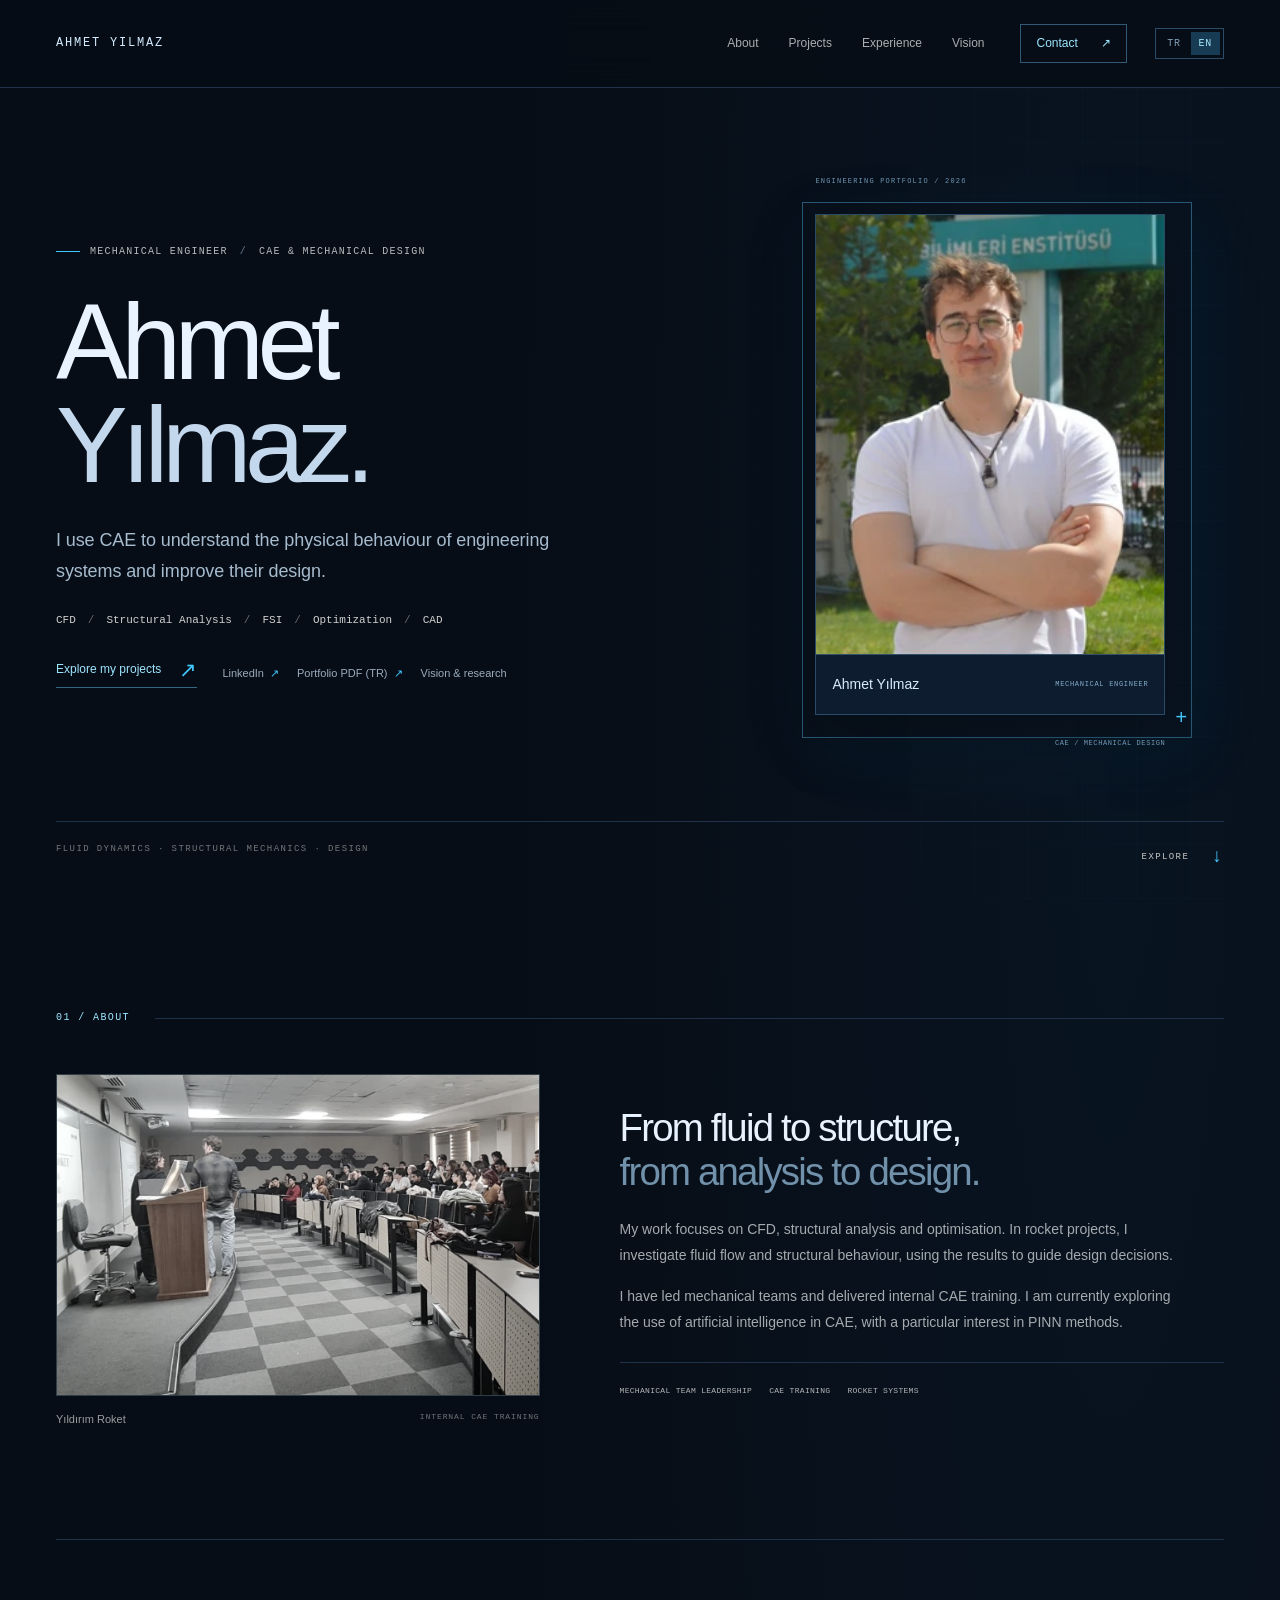
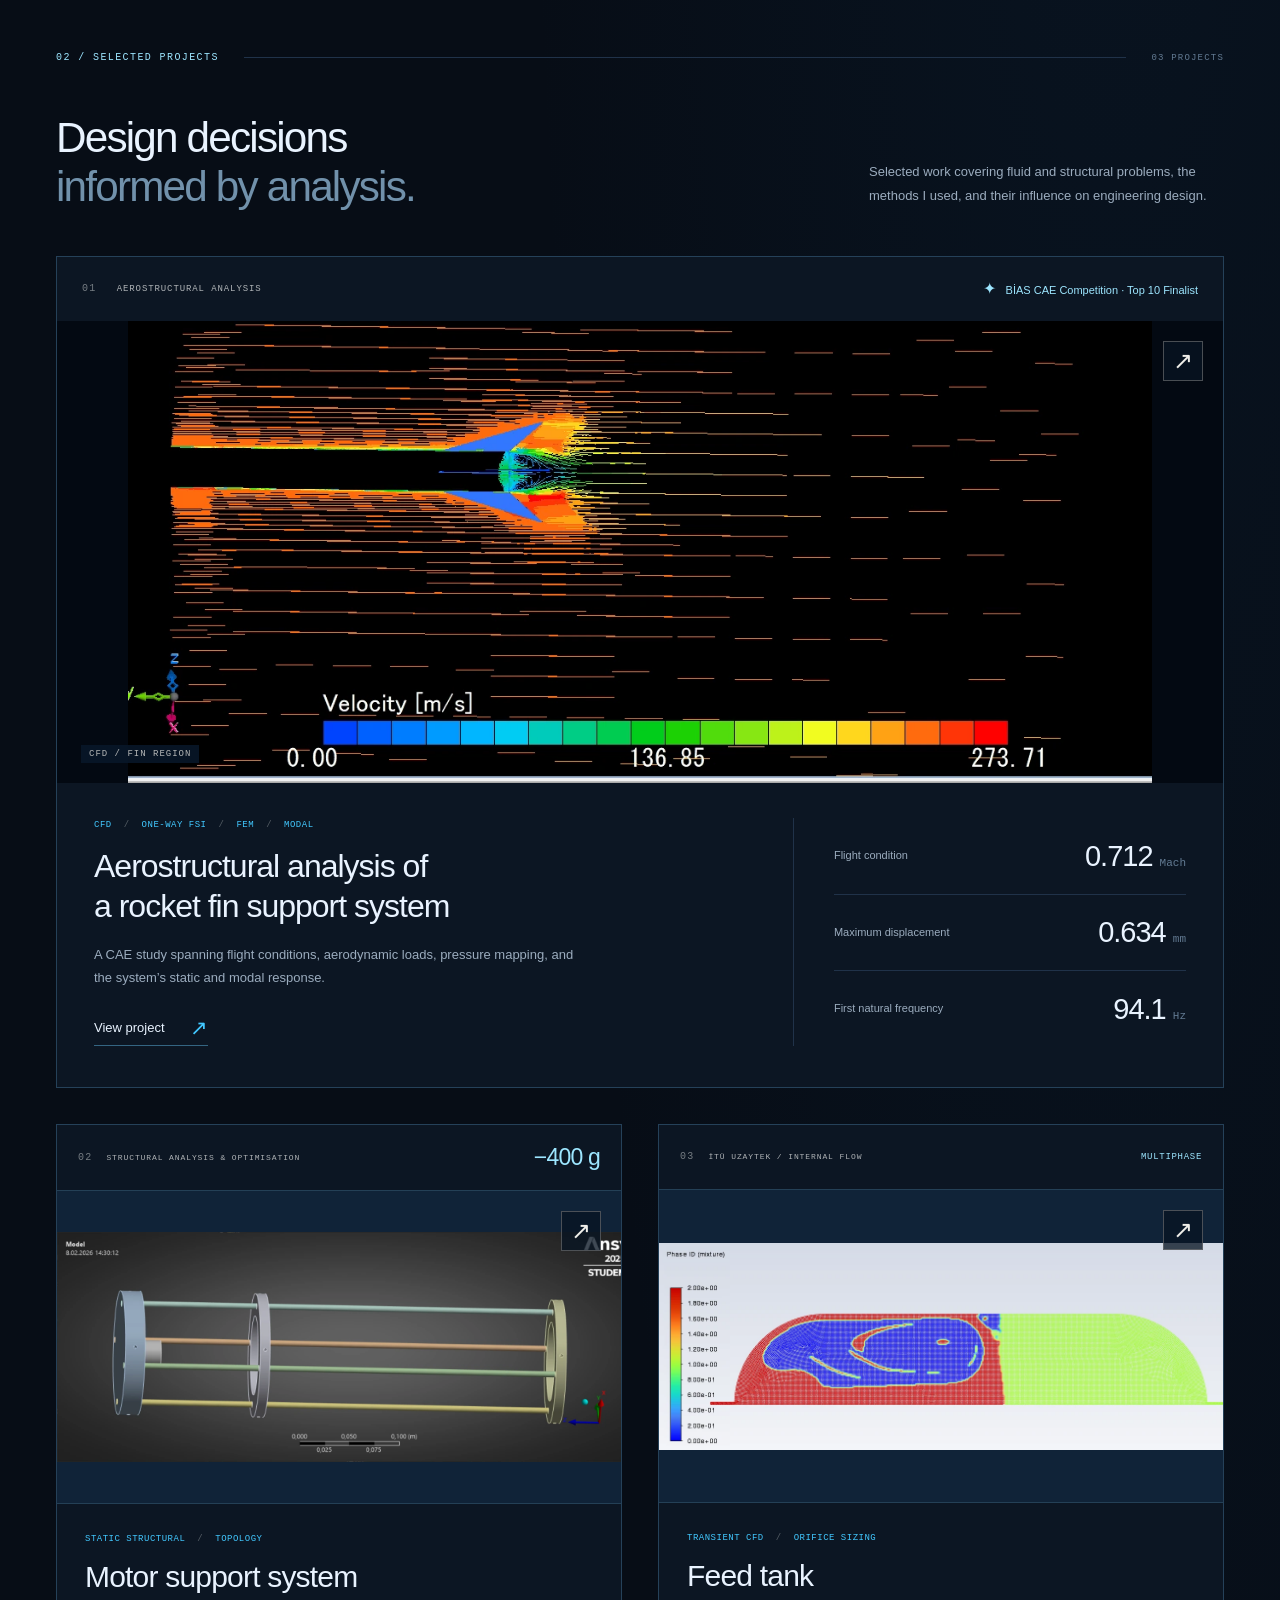
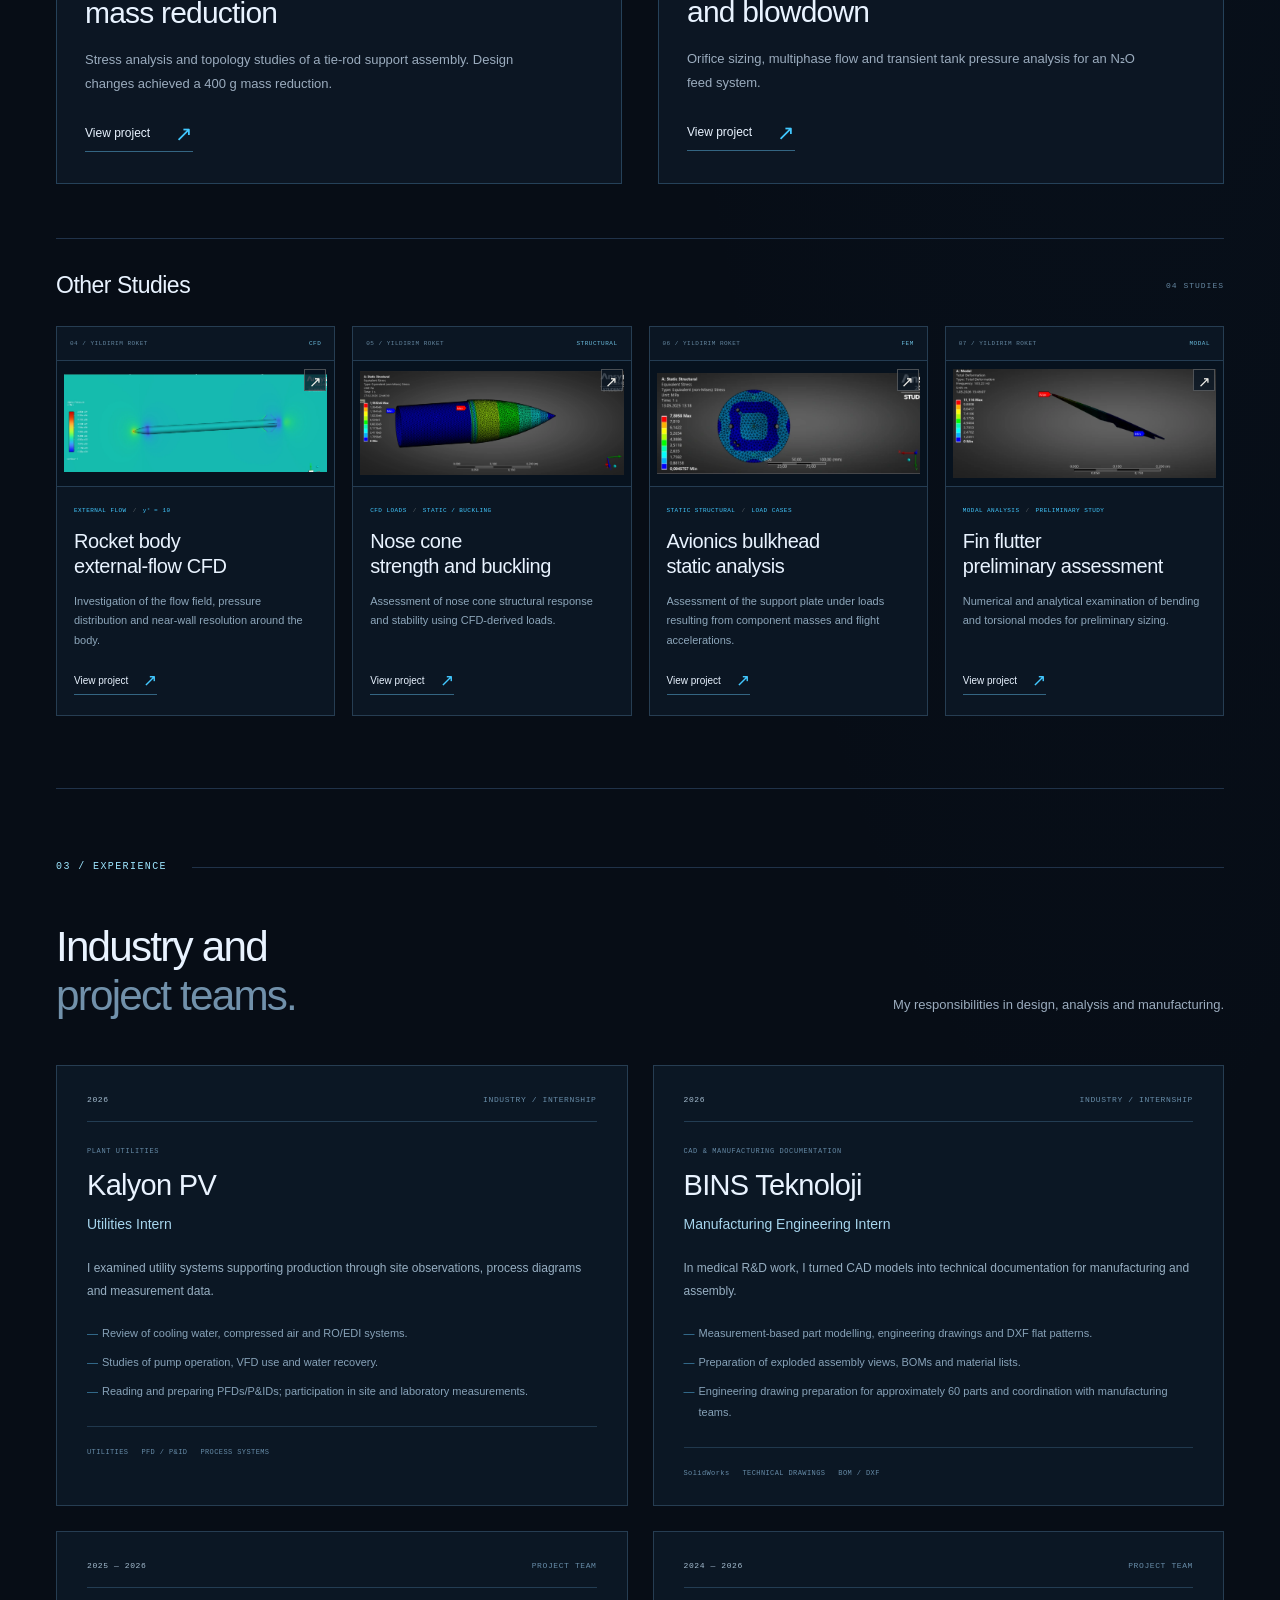
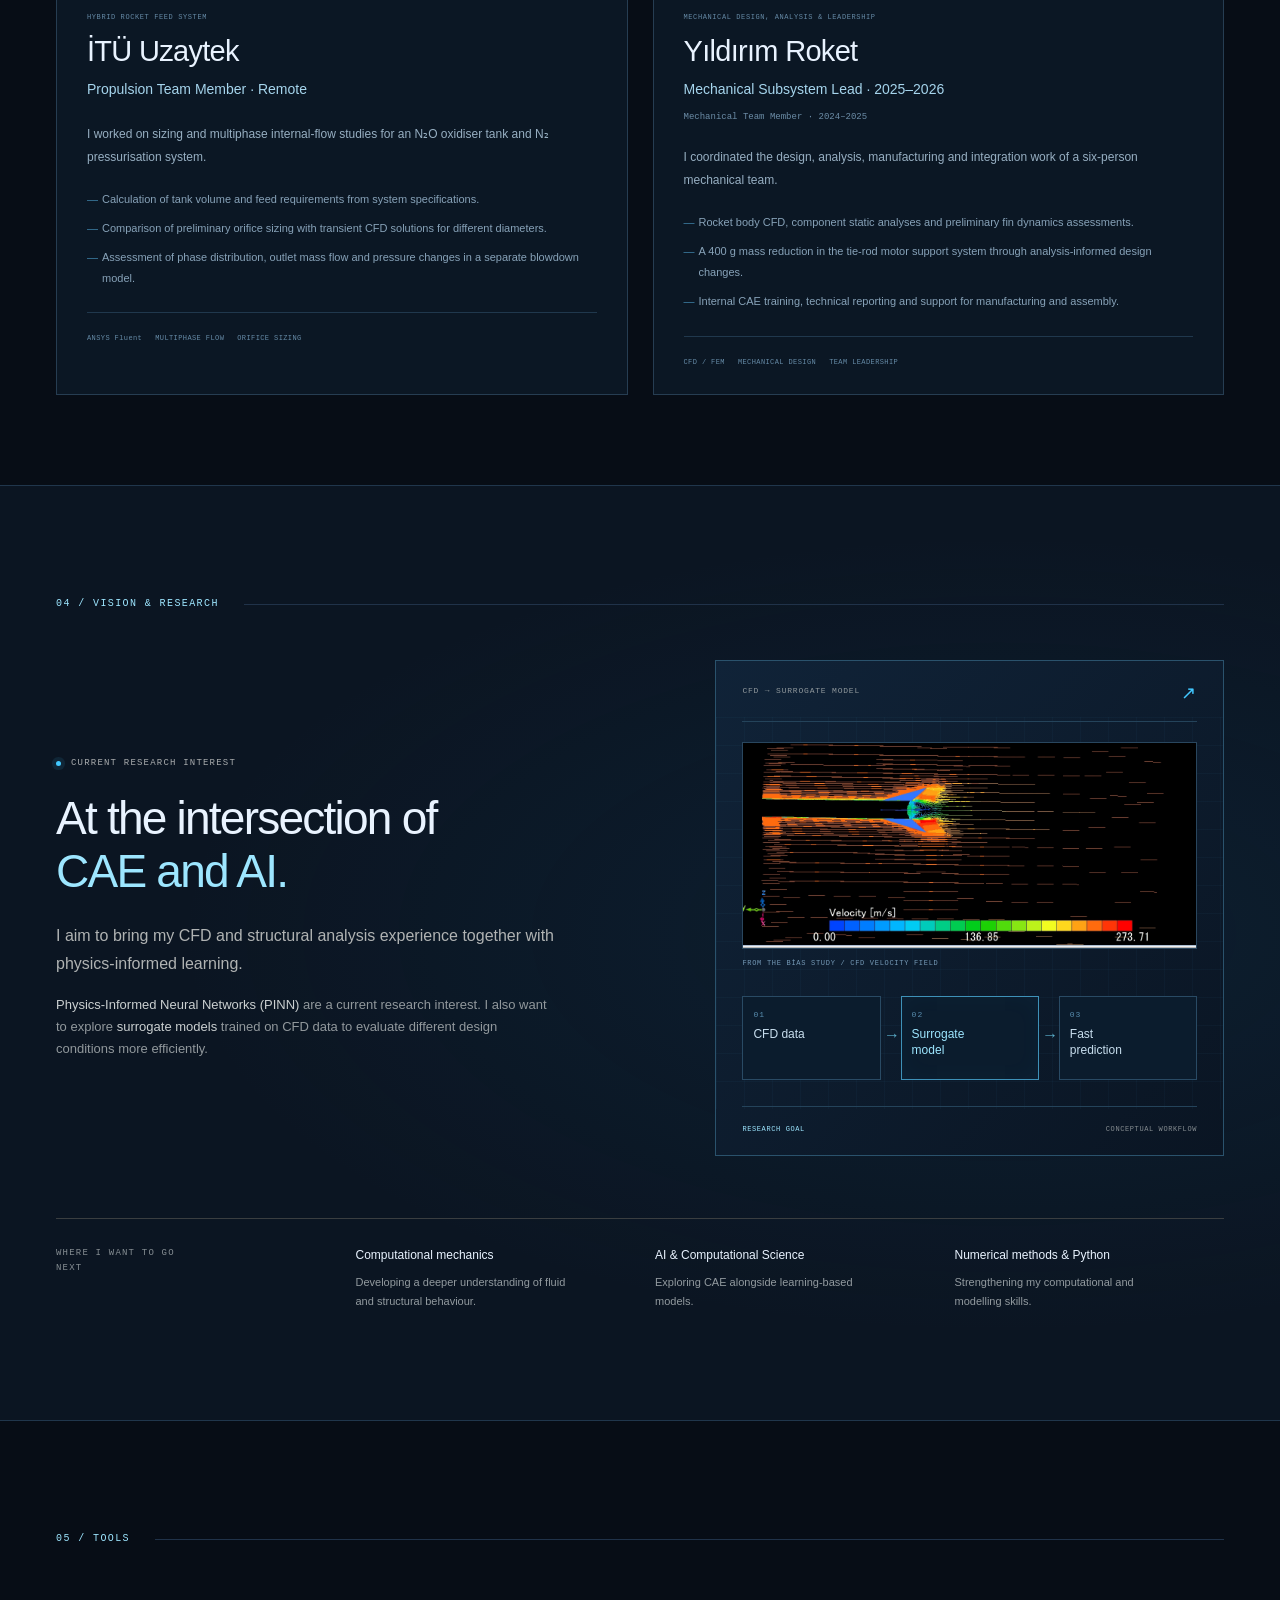
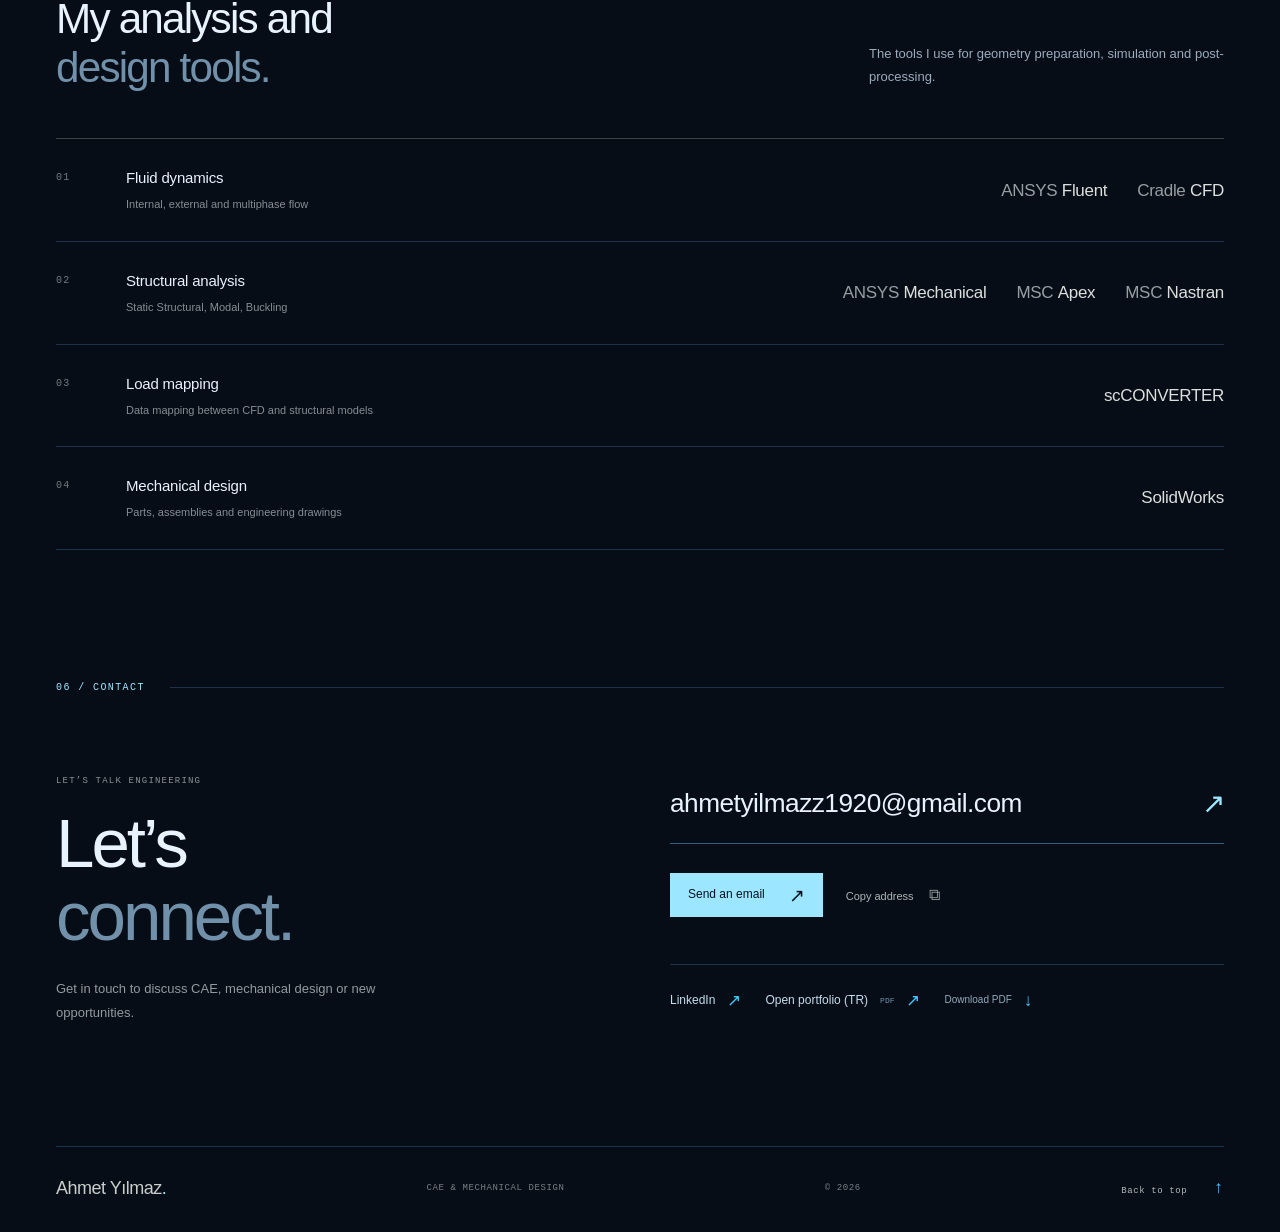
<file: index.html>
<!doctype html>
<html lang="tr">
<head>
  <meta charset="utf-8">
  <meta name="viewport" content="width=device-width, initial-scale=1">
  <meta name="theme-color" content="#070d16">
  <title>Ahmet Yılmaz — CAE & Mekanik Tasarım</title>
  <meta name="description" content="Ahmet Yılmaz'ın CFD, yapısal analiz, optimizasyon ve roket sistemleri üzerine mühendislik çalışmaları. CAE, mekanik tasarım ve PINN araştırmaları.">
  <meta name="robots" content="index, follow">
  <meta property="og:type" content="website">
  <meta property="og:title" content="Ahmet Yılmaz — CAE & Mekanik Tasarım">
  <meta property="og:description" content="Sistemlerin davranışını anlamak. Analiz sonuçlarıyla tasarımı geliştirmek.">
  <meta property="og:image" content="https://ahmet-yilmaz-cae-portfolio.wiryoasis10.chatgpt.site/assets/bias-flow.webp">
  <link rel="icon" href="assets/favicon.svg" type="image/svg+xml">
  <link rel="stylesheet" href="styles.css">
  <script src="page-translations.js" defer></script>
  <script src="i18n.js" defer></script>
  <script src="projects-en.js" defer></script>
  <script src="additional-projects.js" defer></script>
  <script src="app.js" defer></script>
</head>
<body>
  <a class="skip-link" href="#main">İçeriğe geç</a>
  <header class="site-header">
    <div class="header-inner">
      <a class="wordmark" href="#giris" aria-label="Ahmet Yılmaz, başlangıç">AHMET YILMAZ</a>
      <div class="header-actions">
      <nav class="main-nav" id="main-nav" aria-label="Ana menü">
        <a href="#hakkimda">Hakkımda</a><a href="#projeler">Projeler</a><a href="#deneyim">Deneyim</a><a href="#vizyon">Vizyon</a><a class="nav-contact" href="#iletisim">İletişim <span aria-hidden="true">↗</span></a>
      </nav>
      <div class="language-switch" role="group" aria-label="Dil seçimi / Language"><button type="button" data-language="tr" lang="tr" aria-label="Türkçe" aria-pressed="true">TR</button><button type="button" data-language="en" lang="en" aria-label="English" aria-pressed="false">EN</button></div>
      <button class="menu-toggle" type="button" aria-label="Menüyü aç" aria-expanded="false" aria-controls="main-nav"><span></span><span></span></button>
      </div>
    </div>
  </header>

  <main id="main">
    <section class="hero section-shell" id="giris" aria-labelledby="hero-title">
      <div class="hero-copy">
        <p class="eyebrow"><span class="accent-line"></span> MAKİNE MÜHENDİSİ <span class="eyebrow-divider">/</span> CAE & MEKANİK TASARIM</p>
        <h1 id="hero-title">Ahmet<br><span>Yılmaz.</span></h1>
        <p class="hero-intro">CAE ile sistemlerin fiziksel davranışlarını anlamaya ve tasarımı geliştirmeye odaklanıyorum.</p>
        <ul class="skill-terms" aria-label="Çalışma alanları"><li>CFD</li><li>Structural Analysis</li><li>FSI</li><li>Optimization</li><li>CAD</li></ul>
        <nav class="hero-links" aria-label="Bölümlere git">
          <a class="text-link primary-link" href="#projeler">Projelerimi incele <span aria-hidden="true">↗</span></a>
          <a href="https://www.linkedin.com/in/ahmetyilmaz-me/" target="_blank" rel="noopener noreferrer">LinkedIn <span aria-hidden="true">↗</span></a><a href="downloads/Ahmet_Yilmaz_Muhendislik_Portfoyu_2026.pdf" target="_blank" rel="noopener noreferrer">Portföy PDF <span aria-hidden="true">↗</span></a><a href="#vizyon">Vizyon & araştırma</a>
        </nav>
      </div>
      <div class="hero-visual portrait-visual">
        <div class="photo-coordinate top-coordinate" aria-hidden="true">ENGINEERING PORTFOLIO / 2026</div>
        <figure class="hero-portrait">
          <img src="assets/ahmet-yilmaz.webp" alt="Ahmet Yılmaz'ın portre fotoğrafı" width="256" height="323" fetchpriority="high">
          <figcaption><span>Ahmet Yılmaz</span><span>MAKİNE MÜHENDİSİ</span></figcaption>
        </figure>
        <span class="photo-index" aria-hidden="true">CAE / MEKANİK TASARIM</span>
      </div>
      <div class="hero-bottom"><span>AKIŞKANLAR · YAPISAL MEKANİK · TASARIM</span><a href="#hakkimda" aria-label="Hakkımda bölümüne kaydır">KEŞFET <span aria-hidden="true">↓</span></a></div>
    </section>

    <section class="about section-shell section-space" id="hakkimda" aria-labelledby="about-title">
      <div class="section-heading"><p class="section-number">01 / HAKKIMDA</p><span class="section-rule" aria-hidden="true"></span></div>
      <div class="about-grid">
        <figure class="about-photo reveal"><img src="assets/about-training.webp" alt="Takım içi analiz eğitimi sırasında sınıftan bir görünüm" loading="lazy" width="814" height="387"><figcaption><span>Yıldırım Roket</span><span>TAKIM İÇİ ANALİZ EĞİTİMİ</span></figcaption></figure>
        <div class="about-copy reveal">
          <h2 id="about-title">Akıştan yapıya,<br><span class="muted-heading">analizden tasarıma.</span></h2>
          <p>CFD, yapısal analiz ve optimizasyon üzerine çalışıyorum. Roket projelerinde akış ve yapısal davranışı inceleyerek elde ettiğim sonuçları tasarım kararlarında kullanıyorum.</p>
          <p>Takımlarda mekanik liderliği üstlendim ve takım içi analiz eğitimleri verdim. Şu sıralar CAE ile yapay zekânın birlikte kullanımını, özellikle PINN yöntemlerini araştırıyorum.</p>
          <div class="experience-line"><span>MEKANİK LİDERLİĞİ</span><span>ANALİZ EĞİTİMLERİ</span><span>ROKET SİSTEMLERİ</span></div>
        </div>
      </div>
    </section>

    <section class="projects section-shell section-space" id="projeler" aria-labelledby="projects-title">
      <div class="section-heading"><p class="section-number">02 / SEÇİLMİŞ PROJELER</p><span class="section-rule" aria-hidden="true"></span><span class="section-side-note">03 ÇALIŞMA</span></div>
      <div class="section-intro reveal"><h2 id="projects-title">Analizden çıkan<br><span class="muted-heading">tasarım kararları.</span></h2><p>Akış ve yapı problemlerini, kullandığım yöntemleri ve tasarıma yansıyan sonuçlarını bir araya getiren seçilmiş çalışmalar.</p></div>

      <article class="project-feature reveal" aria-labelledby="bias-title">
        <div class="feature-topline"><span><span class="project-index">01</span> AERO-YAPISAL ANALİZ</span><span class="award-label"><span class="award-mark" aria-hidden="true">✦</span> BİAS CAE Yarışması · İlk 10 Finalisti</span></div>
        <button class="feature-image project-open" type="button" data-project="bias" aria-label="BİAS kanatçık sistemi projesini incele"><img src="assets/bias-flow.webp" alt="Roket kanatçık bölgesinin CFD hız alanı ve akış vektörleri" width="1200" height="542" loading="lazy"><span class="image-corner" aria-hidden="true">↗</span><span class="image-label">CFD / KANATÇIK BÖLGESİ</span></button>
        <div class="feature-bottom">
          <div><div class="project-tags"><span>CFD</span><span>ONE-WAY FSI</span><span>FEM</span><span>MODAL</span></div><h3 id="bias-title">Kanatçık taşıyıcı sisteminin<br>aero-yapısal analizi</h3><p>Uçuş koşulundan aerodinamik yüklere, basınç aktarımından statik ve modal cevaba uzanan bir CAE çalışması.</p><button class="text-link project-open" type="button" data-project="bias">Çalışmayı incele <span aria-hidden="true">↗</span></button></div>
          <dl class="feature-metrics"><div><dt>İncelenen uçuş koşulu</dt><dd>0,712 <span>Mach</span></dd></div><div><dt>Maksimum yer değiştirme</dt><dd>0,634 <span>mm</span></dd></div><div><dt>İlk doğal frekans</dt><dd>94,1 <span>Hz</span></dd></div></dl>
        </div>
      </article>

      <div class="project-pair">
        <article class="project-card reveal" aria-labelledby="motor-title">
          <div class="card-topline"><span><span class="project-index">02</span> YAPISAL ANALİZ & OPTİMİZASYON</span><span class="card-result">−400 g</span></div>
          <button class="card-image project-open" type="button" data-project="motor" aria-label="Motor bloğu projesini incele"><img src="assets/motor-assembly.webp" alt="Tijler ve birden fazla bulkheadden oluşan motor bloğu sisteminin geometrisi" loading="lazy" width="1428" height="584"><span class="image-corner" aria-hidden="true">↗</span></button>
          <div class="card-copy"><div class="project-tags"><span>STATIC STRUCTURAL</span><span>TOPOLOGY</span></div><h3 id="motor-title">Motor bloğunda<br>kütle azaltma</h3><p>Tijli taşıyıcı sistemde gerilme analizi ve topoloji çalışmaları. Tasarım değişiklikleriyle 400 gram kütle tasarrufu.</p><button class="text-link project-open" type="button" data-project="motor">Çalışmayı incele <span aria-hidden="true">↗</span></button></div>
        </article>
        <article class="project-card reveal" aria-labelledby="tank-title">
          <div class="card-topline"><span><span class="project-index">03</span> İTÜ UZAYTEK / İÇ AKIŞ</span><span class="card-result text-result">MULTIPHASE</span></div>
          <button class="card-image tank-image project-open" type="button" data-project="tank" aria-label="Besleme tankı ve blowdown çalışmasını incele"><img src="assets/tank-phases.webp" alt="Besleme tankındaki sıvı ve gaz bölgelerini gösteren CFD faz dağılımı" loading="lazy" width="1150" height="422"><span class="image-corner" aria-hidden="true">↗</span></button>
          <div class="card-copy"><div class="project-tags"><span>TRANSIENT CFD</span><span>ORIFICE SIZING</span></div><h3 id="tank-title">Besleme tankı<br>ve blowdown</h3><p>N₂O besleme sisteminde orifis boyutlandırması, çok fazlı akış ve tank basıncının zamana bağlı incelenmesi.</p><button class="text-link project-open" type="button" data-project="tank">Çalışmayı incele <span aria-hidden="true">↗</span></button></div>
        </article>
      </div>
      <div class="inline-studies" id="diger-calismalar"><div class="inline-studies-heading"><h3>Diğer Çalışmalar</h3><span>04 ÇALIŞMA</span></div><div class="mini-project-grid"><article class="mini-project reveal"><div class="mini-project-topline"><span>04 / YILDIRIM ROKET</span><span>CFD</span></div><button class="mini-project-image project-open" type="button" data-project="bodycfd" aria-label="Roket gövdesi CFD projesini incele"><img src="assets/body-cfd-pressure.webp" alt="Roket gövdesi çevresindeki basınç alanı" width="1219" height="454" loading="lazy"><span class="image-corner" aria-hidden="true">↗</span></button><div class="mini-project-copy"><div class="project-tags"><span>EXTERNAL FLOW</span><span>y⁺ ≈ 10</span></div><h4>Roket gövdesinde<br>dış akış CFD</h4><p>Gövde çevresindeki akış alanı, basınç dağılımı ve duvar yakını çözünürlüğünün incelenmesi.</p><button class="text-link project-open" type="button" data-project="bodycfd">Çalışmayı incele <span aria-hidden="true">↗</span></button></div></article><article class="mini-project reveal"><div class="mini-project-topline"><span>05 / YILDIRIM ROKET</span><span>STRUCTURAL</span></div><button class="mini-project-image project-open" type="button" data-project="nose" aria-label="Burun konisi çalışmasını incele"><img src="assets/nose-stress.webp" alt="Burun konisi statik yapısal analizinin gerilme sonucu" width="1400" height="553" loading="lazy"><span class="image-corner" aria-hidden="true">↗</span></button><div class="mini-project-copy"><div class="project-tags"><span>CFD LOADS</span><span>STATIC / BUCKLING</span></div><h4>Burun konisinde<br>dayanım ve burkulma</h4><p>CFD’den alınan yüklerle burun konisinin yapısal davranışı ve stabilitesinin değerlendirilmesi.</p><button class="text-link project-open" type="button" data-project="nose">Çalışmayı incele <span aria-hidden="true">↗</span></button></div></article><article class="mini-project reveal"><div class="mini-project-topline"><span>06 / YILDIRIM ROKET</span><span>FEM</span></div><button class="mini-project-image project-open" type="button" data-project="bulkhead" aria-label="Bulkhead statik analizini incele"><img src="assets/bulkhead-stress.webp" alt="Aviyonik bulkheadin statik gerilme dağılımı" width="676" height="258" loading="lazy"><span class="image-corner" aria-hidden="true">↗</span></button><div class="mini-project-copy"><div class="project-tags"><span>STATIC STRUCTURAL</span><span>LOAD CASES</span></div><h4>Aviyonik bulkhead<br>statik analizi</h4><p>Bileşen kütleleri ve uçuş ivmeleriyle oluşan yükler altında taşıyıcı plakanın incelenmesi.</p><button class="text-link project-open" type="button" data-project="bulkhead">Çalışmayı incele <span aria-hidden="true">↗</span></button></div></article><article class="mini-project reveal"><div class="mini-project-topline"><span>07 / YILDIRIM ROKET</span><span>MODAL</span></div><button class="mini-project-image project-open" type="button" data-project="flutter" aria-label="Flutter ön değerlendirmesini incele"><img src="assets/flutter-bending.webp" alt="Kanatçığın eğilme mod şekli" width="711" height="294" loading="lazy"><span class="image-corner" aria-hidden="true">↗</span></button><div class="mini-project-copy"><div class="project-tags"><span>MODAL ANALYSIS</span><span>PRELIMINARY STUDY</span></div><h4>Kanatçık flutter<br>ön değerlendirmesi</h4><p>Eğilme ve burulma modlarının sayısal ve analitik yöntemlerle ön boyutlandırma kapsamında ele alınması.</p><button class="text-link project-open" type="button" data-project="flutter">Çalışmayı incele <span aria-hidden="true">↗</span></button></div></article></div></div>
    </section>

    <section class="experience-inline section-shell section-space" id="deneyim" aria-labelledby="experience-title"><div class="section-heading"><p class="section-number">03 / DENEYİM</p><span class="section-rule" aria-hidden="true"></span></div><div class="section-intro reveal"><h2 id="experience-title">Sanayi ve<br><span class="muted-heading">proje takımları.</span></h2><p>Tasarım, analiz ve üretim süreçlerindeki sorumluluklarım.</p></div><div class="inline-experience-grid"><article class="inline-experience-card reveal"><div class="inline-exp-top"><span>2026</span><span>SANAYİ / STAJ</span></div><div class="inline-exp-heading"><p class="small-label">TESİS YARDIMCI İŞLETMELERİ</p><h3>Kalyon PV</h3><p class="entry-role">Utilities Stajyeri</p></div><p>Üretimi destekleyen yardımcı işletme sistemlerini saha, proses şemaları ve ölçüm verileri üzerinden inceledim.</p><ul><li>Soğutma suyu, basınçlı hava ve RO/EDI sistemlerinin incelenmesi.</li><li>Pompa işletmesi, VFD kullanımı ve su geri kazanımı üzerine çalışmalar.</li><li>PFD/P&ID okuma ve hazırlama; saha ve laboratuvar ölçümlerine katılım.</li></ul><div class="entry-tags"><span>UTILITIES</span><span>PFD / P&ID</span><span>PROCESS SYSTEMS</span></div></article><article class="inline-experience-card reveal"><div class="inline-exp-top"><span>2026</span><span>SANAYİ / STAJ</span></div><div class="inline-exp-heading"><p class="small-label">CAD & ÜRETİM DOKÜMANTASYONU</p><h3>BINS Teknoloji</h3><p class="entry-role">Üretim Mühendisliği Stajyeri</p></div><p>Medikal Ar-Ge çalışmalarında CAD modellerini üretim ve montajda kullanılacak teknik dokümanlara dönüştürdüm.</p><ul><li>Ölçüme dayalı parça modelleme, teknik resim ve DXF açılımları.</li><li>Patlatılmış montaj görünüşleri, BOM ve malzeme listelerinin hazırlanması.</li><li>Yaklaşık 60 parçanın teknik resim hazırlığı ve üretim ekipleriyle koordinasyon.</li></ul><div class="entry-tags"><span>SolidWorks</span><span>TECHNICAL DRAWINGS</span><span>BOM / DXF</span></div></article><article class="inline-experience-card reveal"><div class="inline-exp-top"><span>2025 — 2026</span><span>PROJE TAKIMI</span></div><div class="inline-exp-heading"><p class="small-label">HİBRİT ROKET BESLEME SİSTEMİ</p><h3>İTÜ Uzaytek</h3><p class="entry-role">İtki Ekibi Üyesi · Uzaktan</p></div><p>N₂O oksitleyici tankı ve N₂ basınçlandırma sistemi için boyutlandırma ve çok fazlı iç akış çalışmalarında görev aldım.</p><ul><li>Sistem gereksinimlerinden tank hacmi ve besleme ihtiyacının hesaplanması.</li><li>Orifis ön hesabının farklı çaplarla gerçekleştirilen transient CFD çözümleriyle karşılaştırılması.</li><li>Faz dağılımı, çıkış debisi ve ayrı blowdown modelinde basınç değişiminin incelenmesi.</li></ul><div class="entry-tags"><span>ANSYS Fluent</span><span>MULTIPHASE FLOW</span><span>ORIFICE SIZING</span></div></article><article class="inline-experience-card reveal"><div class="inline-exp-top"><span>2024 — 2026</span><span>PROJE TAKIMI</span></div><div class="inline-exp-heading"><p class="small-label">MEKANİK TASARIM, ANALİZ & LİDERLİK</p><h3>Yıldırım Roket</h3><p class="entry-role">Mekanik Alt Sistem Lideri · 2025–2026</p><p class="role-history">Mekanik ekip üyesi · 2024–2025</p></div><p>Altı kişilik mekanik ekibin tasarım, analiz, üretim ve entegrasyon çalışmalarını koordine ettim.</p><ul><li>Roket gövdesi CFD, bileşen statik analizleri ve kanatçık dinamik ön değerlendirmeleri.</li><li>Tijli motor taşıyıcı sistemde analiz destekli tasarım değişiklikleriyle 400 g kütle azaltma.</li><li>Takım içi analiz eğitimleri, teknik raporlama ve üretim–montaj süreçlerine destek.</li></ul><div class="entry-tags"><span>CFD / FEM</span><span>MECHANICAL DESIGN</span><span>TEAM LEADERSHIP</span></div></article></div></section>

    <section class="vision section-space" id="vizyon" aria-labelledby="vision-title">
      <div class="section-shell">
        <div class="section-heading"><p class="section-number">04 / VİZYON & ARAŞTIRMA</p><span class="section-rule" aria-hidden="true"></span></div>
        <div class="vision-grid">
          <div class="vision-copy reveal"><p class="research-kicker"><span class="research-dot" aria-hidden="true"></span> GÜNCEL ARAŞTIRMA ALANIM</p><h2 id="vision-title">CAE ve yapay zekânın<br><span>kesişiminde.</span></h2><p>CFD ve yapısal analiz deneyimimi, fizik bilgisiyle öğrenen modellerle bir araya getirmeyi hedefliyorum.</p><p class="vision-detail"><strong>Physics-Informed Neural Networks (PINN)</strong> yöntemlerini araştırıyorum. CFD verisinden öğrenen <strong>surrogate modeller</strong> ve farklı tasarım koşullarının daha hızlı değerlendirilmesi de ilerlemek istediğim alanlar arasında.</p></div>
          <div class="research-panel reveal">
            <div class="research-panel-top"><span>CFD → SURROGATE MODEL</span><span aria-hidden="true">↗</span></div>
            <figure class="research-flow-image"><img src="assets/bias-flow.webp" alt="Kanatçık çevresindeki hız alanını gösteren CFD çözümü" loading="lazy" width="1200" height="542"><figcaption>BİAS ÇALIŞMASINDAN / CFD HIZ ALANI</figcaption></figure>
            <ol class="surrogate-flow" aria-label="Araştırma hedefi: CFD verisinden surrogate modele ve hızlı tahmine uzanan kavramsal akış">
              <li><span class="flow-number">01</span><span>CFD verisi</span></li>
              <li><span class="flow-number">02</span><span>Surrogate<br>model</span></li>
              <li><span class="flow-number">03</span><span>Hızlı<br>tahmin</span></li>
            </ol>
            <div class="research-panel-bottom"><span>ARAŞTIRMA HEDEFİ</span><span>KAVRAMSAL AKIŞ</span></div>
          </div>
        </div>
        <div class="future-directions reveal"><p>İLERLEMEK İSTEDİĞİM YÖN</p><div><h3>Hesaplamalı mekanik</h3><span>Akış ve yapısal davranışı daha derin anlamak.</span></div><div><h3>AI & Computational Science</h3><span>CAE ile öğrenen modelleri birlikte araştırmak.</span></div><div><h3>Sayısal yöntemler & Python</h3><span>Hesaplama ve modelleme becerilerimi geliştirmek.</span></div></div>
      </div>
    </section>

    <section class="tools section-shell section-space" id="araclar" aria-labelledby="tools-title">
      <div class="section-heading"><p class="section-number">05 / ARAÇLAR</p><span class="section-rule" aria-hidden="true"></span></div>
      <div class="section-intro reveal"><h2 id="tools-title">Analiz ve<br><span class="muted-heading">tasarım araçlarım.</span></h2><p>Geometri hazırlığından çözüm ve sonuç değerlendirmesine uzanan çalışma araçlarım.</p></div>
      <div class="tool-list reveal">
        <div class="tool-row"><span class="tool-number">01</span><div class="tool-domain"><h3>Akışkanlar dinamiği</h3><p>İç akış, dış akış ve çok fazlı çözümler</p></div><div class="tool-names"><span>ANSYS <strong>Fluent</strong></span><span>Cradle <strong>CFD</strong></span></div></div>
        <div class="tool-row"><span class="tool-number">02</span><div class="tool-domain"><h3>Yapısal analiz</h3><p>Static Structural, Modal, Buckling</p></div><div class="tool-names"><span>ANSYS <strong>Mechanical</strong></span><span>MSC <strong>Apex</strong></span><span>MSC <strong>Nastran</strong></span></div></div>
        <div class="tool-row"><span class="tool-number">03</span><div class="tool-domain"><h3>Yük aktarımı</h3><p>CFD ve yapısal model arasında veri eşleme</p></div><div class="tool-names"><span><strong>scCONVERTER</strong></span></div></div>
        <div class="tool-row"><span class="tool-number">04</span><div class="tool-domain"><h3>Mekanik tasarım</h3><p>Parça, montaj ve teknik resim</p></div><div class="tool-names"><span><strong>SolidWorks</strong></span></div></div>
      </div>
    </section>

    <section class="contact section-shell section-space" id="iletisim" aria-labelledby="contact-title">
      <div class="section-heading"><p class="section-number">06 / İLETİŞİM</p><span class="section-rule" aria-hidden="true"></span></div>
      <div class="contact-grid reveal"><div><p class="small-label">MÜHENDİSLİK ÜZERİNE</p><h2 id="contact-title">Birlikte<br><span class="muted-heading">konuşalım.</span></h2><p>CAE, mekanik tasarım ve yeni çalışma fırsatları için bana ulaşabilirsin.</p></div><div class="contact-actions"><a class="email-link" href="mailto:ahmetyilmazz1920@gmail.com"><span class="email-address">ahmetyilmazz1920@gmail.com</span><span class="email-arrow" aria-hidden="true">↗</span></a><div class="contact-buttons"><a class="solid-link" href="mailto:ahmetyilmazz1920@gmail.com">E-posta gönder <span aria-hidden="true">↗</span></a><button type="button" class="copy-button" id="copy-email">Adresi kopyala <span aria-hidden="true">⧉</span></button></div><p id="copy-status" role="status" class="copy-status" aria-live="polite"></p><div class="profile-links"><a href="https://www.linkedin.com/in/ahmetyilmaz-me/" target="_blank" rel="noopener noreferrer">LinkedIn <span aria-hidden="true">↗</span></a><a href="downloads/Ahmet_Yilmaz_Muhendislik_Portfoyu_2026.pdf" target="_blank" rel="noopener noreferrer">Portföyü aç <span class="file-type">PDF</span> <span aria-hidden="true">↗</span></a><a class="portfolio-download" href="downloads/Ahmet_Yilmaz_Muhendislik_Portfoyu_2026.pdf" download>PDF’yi indir <span aria-hidden="true">↓</span></a></div></div></div>
    </section>
  </main>

  <footer class="site-footer section-shell"><a class="footer-name" href="#giris">Ahmet Yılmaz<span>.</span></a><span>CAE & MEKANİK TASARIM</span><span>© 2026</span><a href="#giris">Başa dön <span aria-hidden="true">↑</span></a></footer>

  <dialog class="project-dialog" id="project-dialog" aria-labelledby="dialog-title"><div class="dialog-toolbar"><span>PROJE İNCELEMESİ</span><button type="button" class="dialog-close" aria-label="Proje ayrıntılarını kapat">Kapat <span aria-hidden="true">×</span></button></div><div id="project-content"></div></dialog>
  <dialog class="lightbox" id="lightbox" aria-labelledby="lightbox-caption"><button class="lightbox-close" type="button" aria-label="Görseli kapat">Kapat <span aria-hidden="true">×</span></button><figure><img id="lightbox-image" src="assets/bias-flow.webp" alt="Büyütülmüş analiz görseli"><figcaption id="lightbox-caption"></figcaption></figure></dialog>
</body>
</html>
</file>
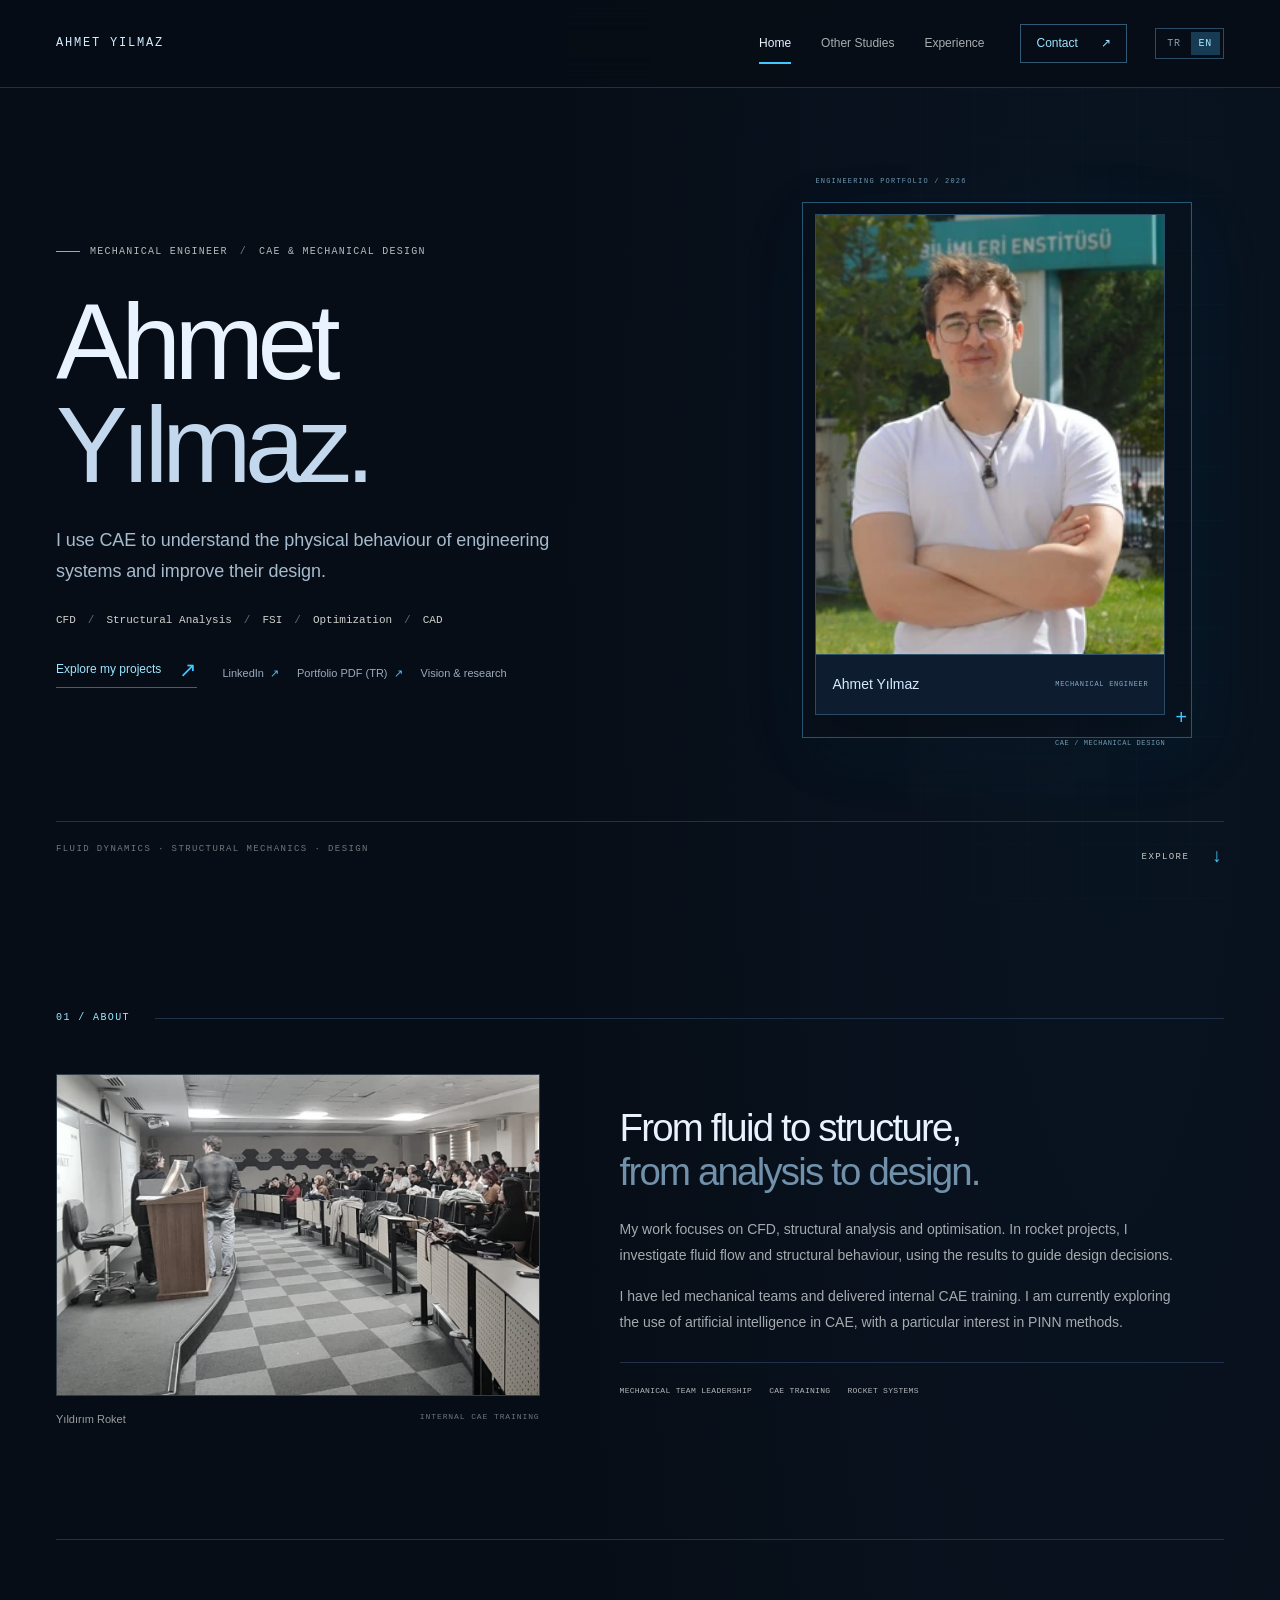
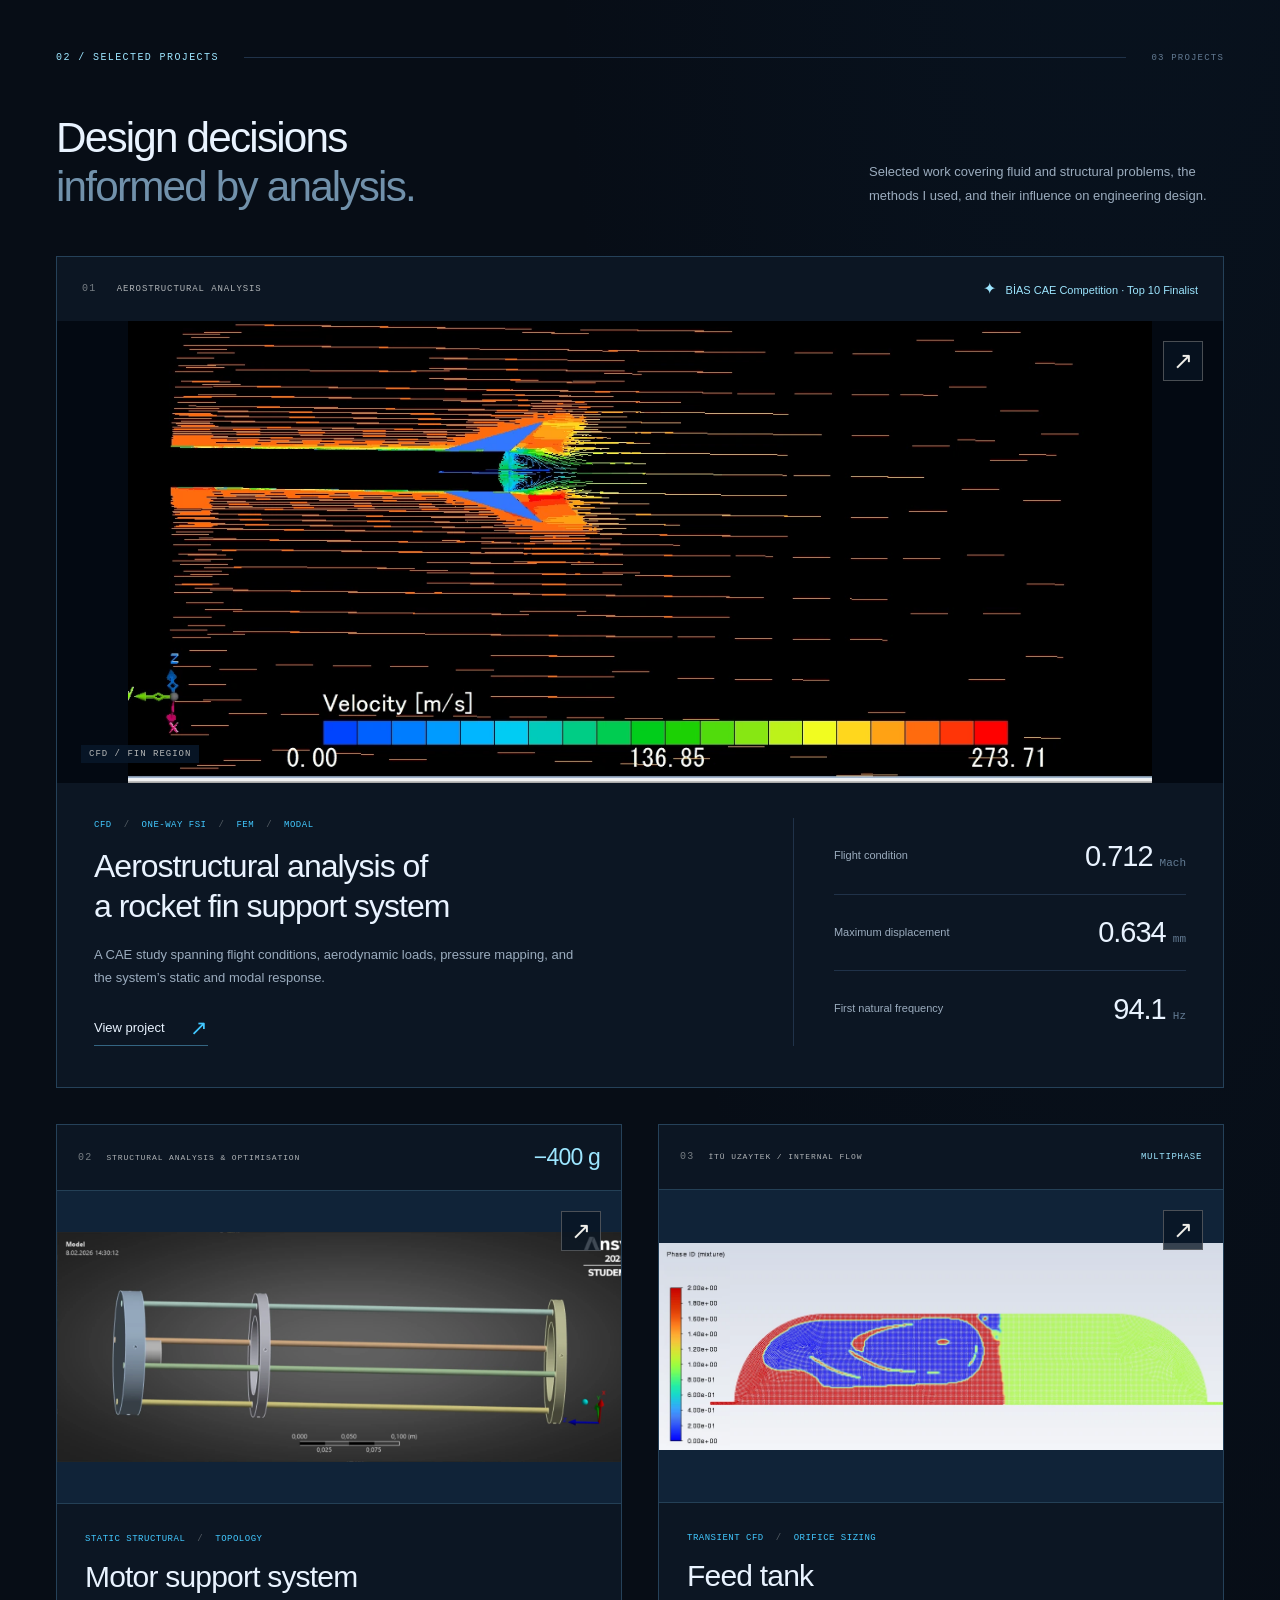
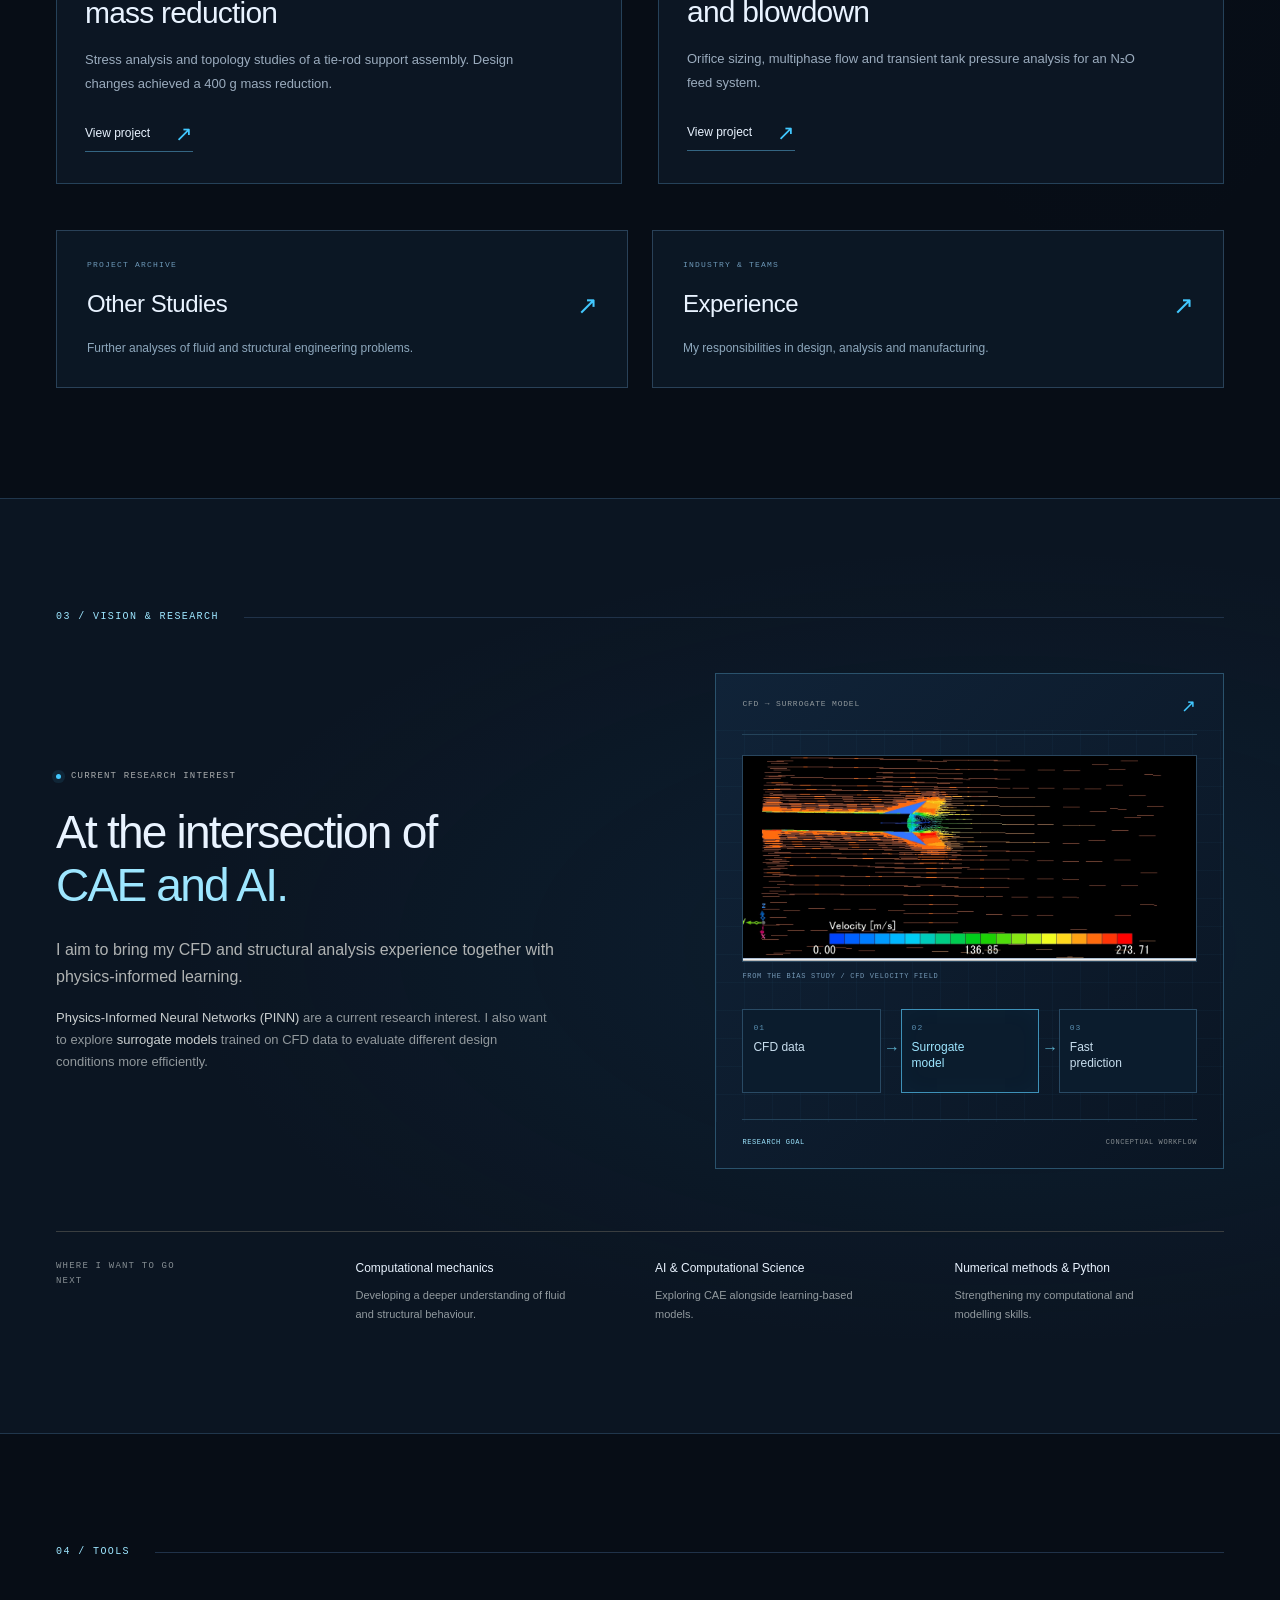
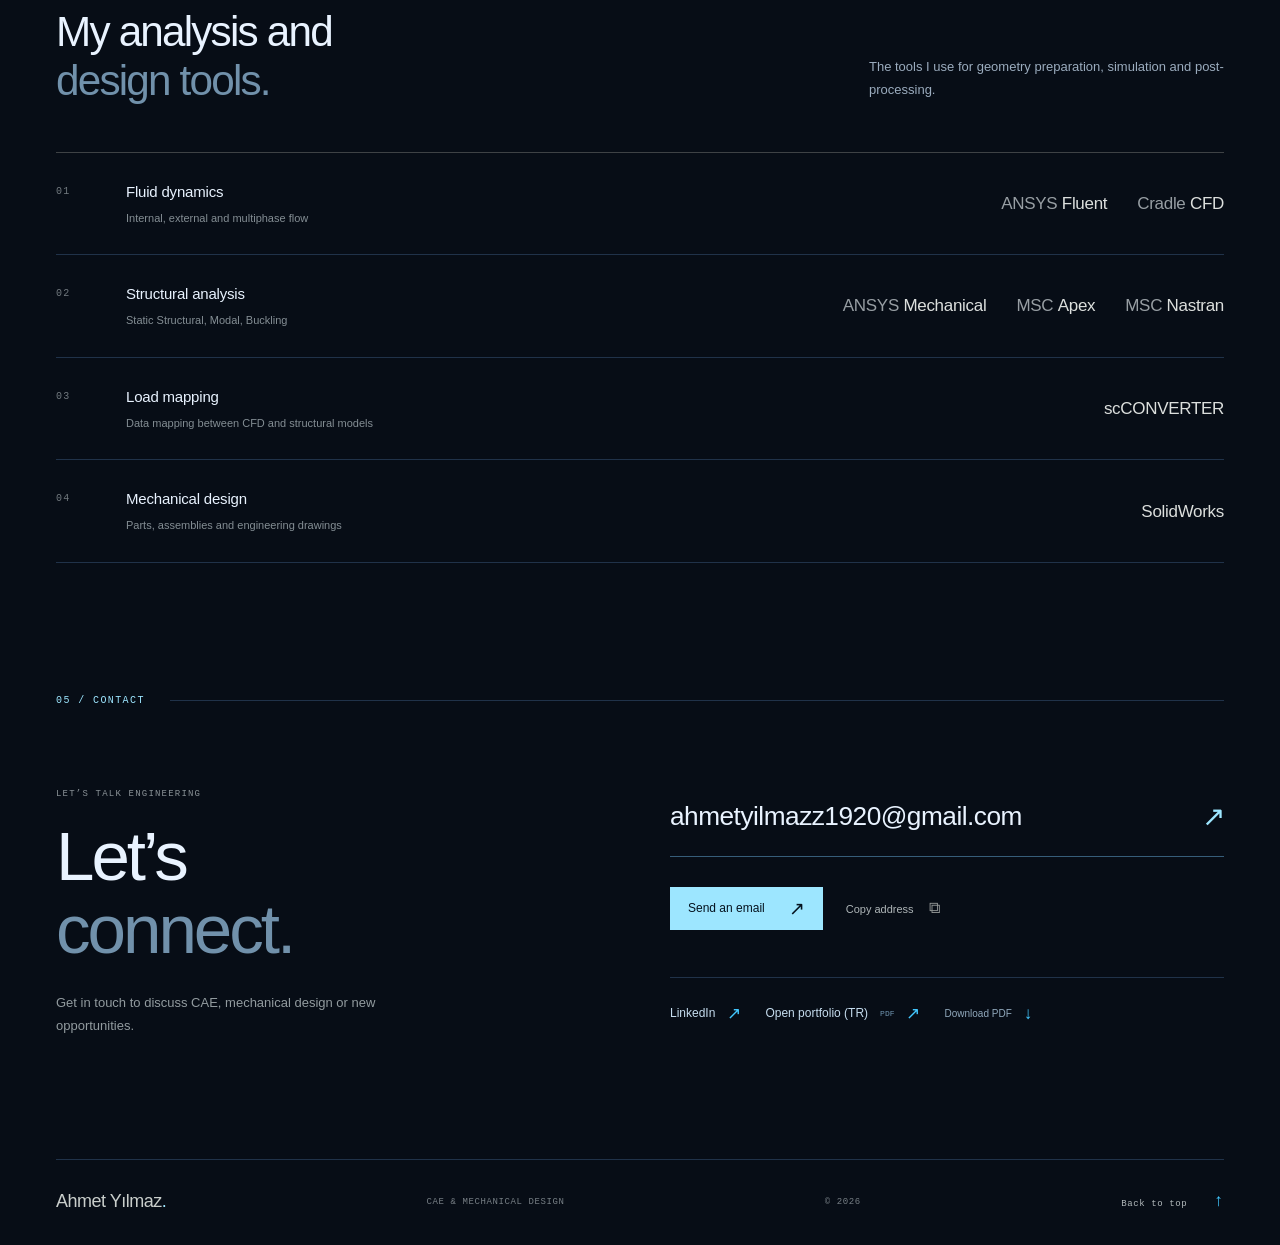
<file: onceki-surum-v5/index.html>
<!doctype html>
<html lang="tr">
<head>
  <meta charset="utf-8">
  <meta name="viewport" content="width=device-width, initial-scale=1">
  <meta name="theme-color" content="#070d16">
  <title>Ahmet Yılmaz — CAE & Mekanik Tasarım</title>
  <meta name="description" content="Ahmet Yılmaz'ın CFD, yapısal analiz, optimizasyon ve roket sistemleri üzerine mühendislik çalışmaları. CAE, mekanik tasarım ve PINN araştırmaları.">
  <meta name="robots" content="index, follow">
  <link rel="canonical" href="https://ahmet-yilmaz-cae-portfolio.wiryoasis10.chatgpt.site">
  <meta property="og:type" content="website">
  <meta property="og:title" content="Ahmet Yılmaz — CAE & Mekanik Tasarım">
  <meta property="og:description" content="Sistemlerin davranışını anlamak. Analiz sonuçlarıyla tasarımı geliştirmek.">
  <meta property="og:url" content="https://ahmet-yilmaz-cae-portfolio.wiryoasis10.chatgpt.site">
  <meta property="og:image" content="https://ahmet-yilmaz-cae-portfolio.wiryoasis10.chatgpt.site/assets/bias-flow.webp">
  <link rel="icon" href="assets/favicon.svg" type="image/svg+xml">
  <link rel="stylesheet" href="styles.css">
  <script src="page-translations.js" defer></script>
  <script src="i18n.js" defer></script>
  <script src="projects-en.js" defer></script>
  <script src="additional-projects.js" defer></script>
  <script src="app.js" defer></script>
</head>
<body>
  <a class="skip-link" href="#main">İçeriğe geç</a>
  <header class="site-header">
    <div class="header-inner">
      <a class="wordmark" href="#giris" aria-label="Ahmet Yılmaz, başlangıç">AHMET YILMAZ</a>
      <div class="header-actions">
      <nav class="main-nav" id="main-nav" aria-label="Ana menü">
        <a href="index.html" data-site-link aria-current="page" class="page-active">Ana Sayfa</a><a href="diger-calismalar.html" data-site-link>Diğer Çalışmalar</a><a href="deneyim.html" data-site-link>Deneyim</a><a class="nav-contact" href="#iletisim">İletişim <span aria-hidden="true">↗</span></a>
      </nav>
      <div class="language-switch" role="group" aria-label="Dil seçimi / Language"><button type="button" data-language="tr" lang="tr" aria-label="Türkçe" aria-pressed="true">TR</button><button type="button" data-language="en" lang="en" aria-label="English" aria-pressed="false">EN</button></div>
      <button class="menu-toggle" type="button" aria-label="Menüyü aç" aria-expanded="false" aria-controls="main-nav"><span></span><span></span></button>
      </div>
    </div>
  </header>

  <main id="main">
    <section class="hero section-shell" id="giris" aria-labelledby="hero-title">
      <div class="hero-copy">
        <p class="eyebrow"><span class="accent-line"></span> MAKİNE MÜHENDİSİ <span class="eyebrow-divider">/</span> CAE & MEKANİK TASARIM</p>
        <h1 id="hero-title">Ahmet<br><span>Yılmaz.</span></h1>
        <p class="hero-intro">CAE ile sistemlerin fiziksel davranışlarını anlamaya ve tasarımı geliştirmeye odaklanıyorum.</p>
        <ul class="skill-terms" aria-label="Çalışma alanları"><li>CFD</li><li>Structural Analysis</li><li>FSI</li><li>Optimization</li><li>CAD</li></ul>
        <nav class="hero-links" aria-label="Bölümlere git">
          <a class="text-link primary-link" href="#projeler">Projelerimi incele <span aria-hidden="true">↗</span></a>
          <a href="https://www.linkedin.com/in/ahmetyilmaz-me/" target="_blank" rel="noopener noreferrer">LinkedIn <span aria-hidden="true">↗</span></a><a href="downloads/Ahmet_Yilmaz_Muhendislik_Portfoyu_2026.pdf" target="_blank" rel="noopener noreferrer">Portföy PDF <span aria-hidden="true">↗</span></a><a href="#vizyon">Vizyon & araştırma</a>
        </nav>
      </div>
      <div class="hero-visual portrait-visual">
        <div class="photo-coordinate top-coordinate" aria-hidden="true">ENGINEERING PORTFOLIO / 2026</div>
        <figure class="hero-portrait">
          <img src="assets/ahmet-yilmaz.webp" alt="Ahmet Yılmaz'ın portre fotoğrafı" width="256" height="323" fetchpriority="high">
          <figcaption><span>Ahmet Yılmaz</span><span>MAKİNE MÜHENDİSİ</span></figcaption>
        </figure>
        <span class="photo-index" aria-hidden="true">CAE / MEKANİK TASARIM</span>
      </div>
      <div class="hero-bottom"><span>AKIŞKANLAR · YAPISAL MEKANİK · TASARIM</span><a href="#hakkimda" aria-label="Hakkımda bölümüne kaydır">KEŞFET <span aria-hidden="true">↓</span></a></div>
    </section>

    <section class="about section-shell section-space" id="hakkimda" aria-labelledby="about-title">
      <div class="section-heading"><p class="section-number">01 / HAKKIMDA</p><span class="section-rule" aria-hidden="true"></span></div>
      <div class="about-grid">
        <figure class="about-photo reveal"><img src="assets/about-training.webp" alt="Takım içi analiz eğitimi sırasında sınıftan bir görünüm" loading="lazy" width="814" height="387"><figcaption><span>Yıldırım Roket</span><span>TAKIM İÇİ ANALİZ EĞİTİMİ</span></figcaption></figure>
        <div class="about-copy reveal">
          <h2 id="about-title">Akıştan yapıya,<br><span class="muted-heading">analizden tasarıma.</span></h2>
          <p>CFD, yapısal analiz ve optimizasyon üzerine çalışıyorum. Roket projelerinde akış ve yapısal davranışı inceleyerek elde ettiğim sonuçları tasarım kararlarında kullanıyorum.</p>
          <p>Takımlarda mekanik liderliği üstlendim ve takım içi analiz eğitimleri verdim. Şu sıralar CAE ile yapay zekânın birlikte kullanımını, özellikle PINN yöntemlerini araştırıyorum.</p>
          <div class="experience-line"><span>MEKANİK LİDERLİĞİ</span><span>ANALİZ EĞİTİMLERİ</span><span>ROKET SİSTEMLERİ</span></div>
        </div>
      </div>
    </section>

    <section class="projects section-shell section-space" id="projeler" aria-labelledby="projects-title">
      <div class="section-heading"><p class="section-number">02 / SEÇİLMİŞ PROJELER</p><span class="section-rule" aria-hidden="true"></span><span class="section-side-note">03 ÇALIŞMA</span></div>
      <div class="section-intro reveal"><h2 id="projects-title">Analizden çıkan<br><span class="muted-heading">tasarım kararları.</span></h2><p>Akış ve yapı problemlerini, kullandığım yöntemleri ve tasarıma yansıyan sonuçlarını bir araya getiren seçilmiş çalışmalar.</p></div>

      <article class="project-feature reveal" aria-labelledby="bias-title">
        <div class="feature-topline"><span><span class="project-index">01</span> AERO-YAPISAL ANALİZ</span><span class="award-label"><span class="award-mark" aria-hidden="true">✦</span> BİAS CAE Yarışması · İlk 10 Finalisti</span></div>
        <button class="feature-image project-open" type="button" data-project="bias" aria-label="BİAS kanatçık sistemi projesini incele"><img src="assets/bias-flow.webp" alt="Roket kanatçık bölgesinin CFD hız alanı ve akış vektörleri" width="1200" height="542" loading="lazy"><span class="image-corner" aria-hidden="true">↗</span><span class="image-label">CFD / KANATÇIK BÖLGESİ</span></button>
        <div class="feature-bottom">
          <div><div class="project-tags"><span>CFD</span><span>ONE-WAY FSI</span><span>FEM</span><span>MODAL</span></div><h3 id="bias-title">Kanatçık taşıyıcı sisteminin<br>aero-yapısal analizi</h3><p>Uçuş koşulundan aerodinamik yüklere, basınç aktarımından statik ve modal cevaba uzanan bir CAE çalışması.</p><button class="text-link project-open" type="button" data-project="bias">Çalışmayı incele <span aria-hidden="true">↗</span></button></div>
          <dl class="feature-metrics"><div><dt>İncelenen uçuş koşulu</dt><dd>0,712 <span>Mach</span></dd></div><div><dt>Maksimum yer değiştirme</dt><dd>0,634 <span>mm</span></dd></div><div><dt>İlk doğal frekans</dt><dd>94,1 <span>Hz</span></dd></div></dl>
        </div>
      </article>

      <div class="project-pair">
        <article class="project-card reveal" aria-labelledby="motor-title">
          <div class="card-topline"><span><span class="project-index">02</span> YAPISAL ANALİZ & OPTİMİZASYON</span><span class="card-result">−400 g</span></div>
          <button class="card-image project-open" type="button" data-project="motor" aria-label="Motor bloğu projesini incele"><img src="assets/motor-assembly.webp" alt="Tijler ve birden fazla bulkheadden oluşan motor bloğu sisteminin geometrisi" loading="lazy" width="1428" height="584"><span class="image-corner" aria-hidden="true">↗</span></button>
          <div class="card-copy"><div class="project-tags"><span>STATIC STRUCTURAL</span><span>TOPOLOGY</span></div><h3 id="motor-title">Motor bloğunda<br>kütle azaltma</h3><p>Tijli taşıyıcı sistemde gerilme analizi ve topoloji çalışmaları. Tasarım değişiklikleriyle 400 gram kütle tasarrufu.</p><button class="text-link project-open" type="button" data-project="motor">Çalışmayı incele <span aria-hidden="true">↗</span></button></div>
        </article>
        <article class="project-card reveal" aria-labelledby="tank-title">
          <div class="card-topline"><span><span class="project-index">03</span> İTÜ UZAYTEK / İÇ AKIŞ</span><span class="card-result text-result">MULTIPHASE</span></div>
          <button class="card-image tank-image project-open" type="button" data-project="tank" aria-label="Besleme tankı ve blowdown çalışmasını incele"><img src="assets/tank-phases.webp" alt="Besleme tankındaki sıvı ve gaz bölgelerini gösteren CFD faz dağılımı" loading="lazy" width="1150" height="422"><span class="image-corner" aria-hidden="true">↗</span></button>
          <div class="card-copy"><div class="project-tags"><span>TRANSIENT CFD</span><span>ORIFICE SIZING</span></div><h3 id="tank-title">Besleme tankı<br>ve blowdown</h3><p>N₂O besleme sisteminde orifis boyutlandırması, çok fazlı akış ve tank basıncının zamana bağlı incelenmesi.</p><button class="text-link project-open" type="button" data-project="tank">Çalışmayı incele <span aria-hidden="true">↗</span></button></div>
        </article>
      </div>
      <div class="more-pages reveal"><a href="diger-calismalar.html" data-site-link><span class="small-label">PROJE ARŞİVİ</span><strong>Diğer Çalışmalar <span aria-hidden="true">↗</span></strong><span>Farklı akış ve yapı problemlerine yönelik diğer analizlerim.</span></a><a href="deneyim.html" data-site-link><span class="small-label">SANAYİ & TAKIMLAR</span><strong>Deneyim <span aria-hidden="true">↗</span></strong><span>Tasarım, analiz ve üretim süreçlerindeki sorumluluklarım.</span></a></div>
    </section>

    <section class="vision section-space" id="vizyon" aria-labelledby="vision-title">
      <div class="section-shell">
        <div class="section-heading"><p class="section-number">03 / VİZYON & ARAŞTIRMA</p><span class="section-rule" aria-hidden="true"></span></div>
        <div class="vision-grid">
          <div class="vision-copy reveal"><p class="research-kicker"><span class="research-dot" aria-hidden="true"></span> GÜNCEL ARAŞTIRMA ALANIM</p><h2 id="vision-title">CAE ve yapay zekânın<br><span>kesişiminde.</span></h2><p>CFD ve yapısal analiz deneyimimi, fizik bilgisiyle öğrenen modellerle bir araya getirmeyi hedefliyorum.</p><p class="vision-detail"><strong>Physics-Informed Neural Networks (PINN)</strong> yöntemlerini araştırıyorum. CFD verisinden öğrenen <strong>surrogate modeller</strong> ve farklı tasarım koşullarının daha hızlı değerlendirilmesi de ilerlemek istediğim alanlar arasında.</p></div>
          <div class="research-panel reveal">
            <div class="research-panel-top"><span>CFD → SURROGATE MODEL</span><span aria-hidden="true">↗</span></div>
            <figure class="research-flow-image"><img src="assets/bias-flow.webp" alt="Kanatçık çevresindeki hız alanını gösteren CFD çözümü" loading="lazy" width="1200" height="542"><figcaption>BİAS ÇALIŞMASINDAN / CFD HIZ ALANI</figcaption></figure>
            <ol class="surrogate-flow" aria-label="Araştırma hedefi: CFD verisinden surrogate modele ve hızlı tahmine uzanan kavramsal akış">
              <li><span class="flow-number">01</span><span>CFD verisi</span></li>
              <li><span class="flow-number">02</span><span>Surrogate<br>model</span></li>
              <li><span class="flow-number">03</span><span>Hızlı<br>tahmin</span></li>
            </ol>
            <div class="research-panel-bottom"><span>ARAŞTIRMA HEDEFİ</span><span>KAVRAMSAL AKIŞ</span></div>
          </div>
        </div>
        <div class="future-directions reveal"><p>İLERLEMEK İSTEDİĞİM YÖN</p><div><h3>Hesaplamalı mekanik</h3><span>Akış ve yapısal davranışı daha derin anlamak.</span></div><div><h3>AI & Computational Science</h3><span>CAE ile öğrenen modelleri birlikte araştırmak.</span></div><div><h3>Sayısal yöntemler & Python</h3><span>Hesaplama ve modelleme becerilerimi geliştirmek.</span></div></div>
      </div>
    </section>

    <section class="tools section-shell section-space" id="araclar" aria-labelledby="tools-title">
      <div class="section-heading"><p class="section-number">04 / ARAÇLAR</p><span class="section-rule" aria-hidden="true"></span></div>
      <div class="section-intro reveal"><h2 id="tools-title">Analiz ve<br><span class="muted-heading">tasarım araçlarım.</span></h2><p>Geometri hazırlığından çözüm ve sonuç değerlendirmesine uzanan çalışma araçlarım.</p></div>
      <div class="tool-list reveal">
        <div class="tool-row"><span class="tool-number">01</span><div class="tool-domain"><h3>Akışkanlar dinamiği</h3><p>İç akış, dış akış ve çok fazlı çözümler</p></div><div class="tool-names"><span>ANSYS <strong>Fluent</strong></span><span>Cradle <strong>CFD</strong></span></div></div>
        <div class="tool-row"><span class="tool-number">02</span><div class="tool-domain"><h3>Yapısal analiz</h3><p>Static Structural, Modal, Buckling</p></div><div class="tool-names"><span>ANSYS <strong>Mechanical</strong></span><span>MSC <strong>Apex</strong></span><span>MSC <strong>Nastran</strong></span></div></div>
        <div class="tool-row"><span class="tool-number">03</span><div class="tool-domain"><h3>Yük aktarımı</h3><p>CFD ve yapısal model arasında veri eşleme</p></div><div class="tool-names"><span><strong>scCONVERTER</strong></span></div></div>
        <div class="tool-row"><span class="tool-number">04</span><div class="tool-domain"><h3>Mekanik tasarım</h3><p>Parça, montaj ve teknik resim</p></div><div class="tool-names"><span><strong>SolidWorks</strong></span></div></div>
      </div>
    </section>

    <section class="contact section-shell section-space" id="iletisim" aria-labelledby="contact-title">
      <div class="section-heading"><p class="section-number">05 / İLETİŞİM</p><span class="section-rule" aria-hidden="true"></span></div>
      <div class="contact-grid reveal"><div><p class="small-label">MÜHENDİSLİK ÜZERİNE</p><h2 id="contact-title">Birlikte<br><span class="muted-heading">konuşalım.</span></h2><p>CAE, mekanik tasarım ve yeni çalışma fırsatları için bana ulaşabilirsin.</p></div><div class="contact-actions"><a class="email-link" href="mailto:ahmetyilmazz1920@gmail.com"><span class="email-address">ahmetyilmazz1920@gmail.com</span><span class="email-arrow" aria-hidden="true">↗</span></a><div class="contact-buttons"><a class="solid-link" href="mailto:ahmetyilmazz1920@gmail.com">E-posta gönder <span aria-hidden="true">↗</span></a><button type="button" class="copy-button" id="copy-email">Adresi kopyala <span aria-hidden="true">⧉</span></button></div><p id="copy-status" role="status" class="copy-status" aria-live="polite"></p><div class="profile-links"><a href="https://www.linkedin.com/in/ahmetyilmaz-me/" target="_blank" rel="noopener noreferrer">LinkedIn <span aria-hidden="true">↗</span></a><a href="downloads/Ahmet_Yilmaz_Muhendislik_Portfoyu_2026.pdf" target="_blank" rel="noopener noreferrer">Portföyü aç <span class="file-type">PDF</span> <span aria-hidden="true">↗</span></a><a class="portfolio-download" href="downloads/Ahmet_Yilmaz_Muhendislik_Portfoyu_2026.pdf" download>PDF’yi indir <span aria-hidden="true">↓</span></a></div></div></div>
    </section>
  </main>

  <footer class="site-footer section-shell"><a class="footer-name" href="#giris">Ahmet Yılmaz<span>.</span></a><span>CAE & MEKANİK TASARIM</span><span>© 2026</span><a href="#giris">Başa dön <span aria-hidden="true">↑</span></a></footer>

  <dialog class="project-dialog" id="project-dialog" aria-labelledby="dialog-title"><div class="dialog-toolbar"><span>PROJE İNCELEMESİ</span><button type="button" class="dialog-close" aria-label="Proje ayrıntılarını kapat">Kapat <span aria-hidden="true">×</span></button></div><div id="project-content"></div></dialog>
  <dialog class="lightbox" id="lightbox" aria-labelledby="lightbox-caption"><button class="lightbox-close" type="button" aria-label="Görseli kapat">Kapat <span aria-hidden="true">×</span></button><figure><img id="lightbox-image" src="assets/bias-flow.webp" alt="Büyütülmüş analiz görseli"><figcaption id="lightbox-caption"></figcaption></figure></dialog>
</body>
</html>
</file>
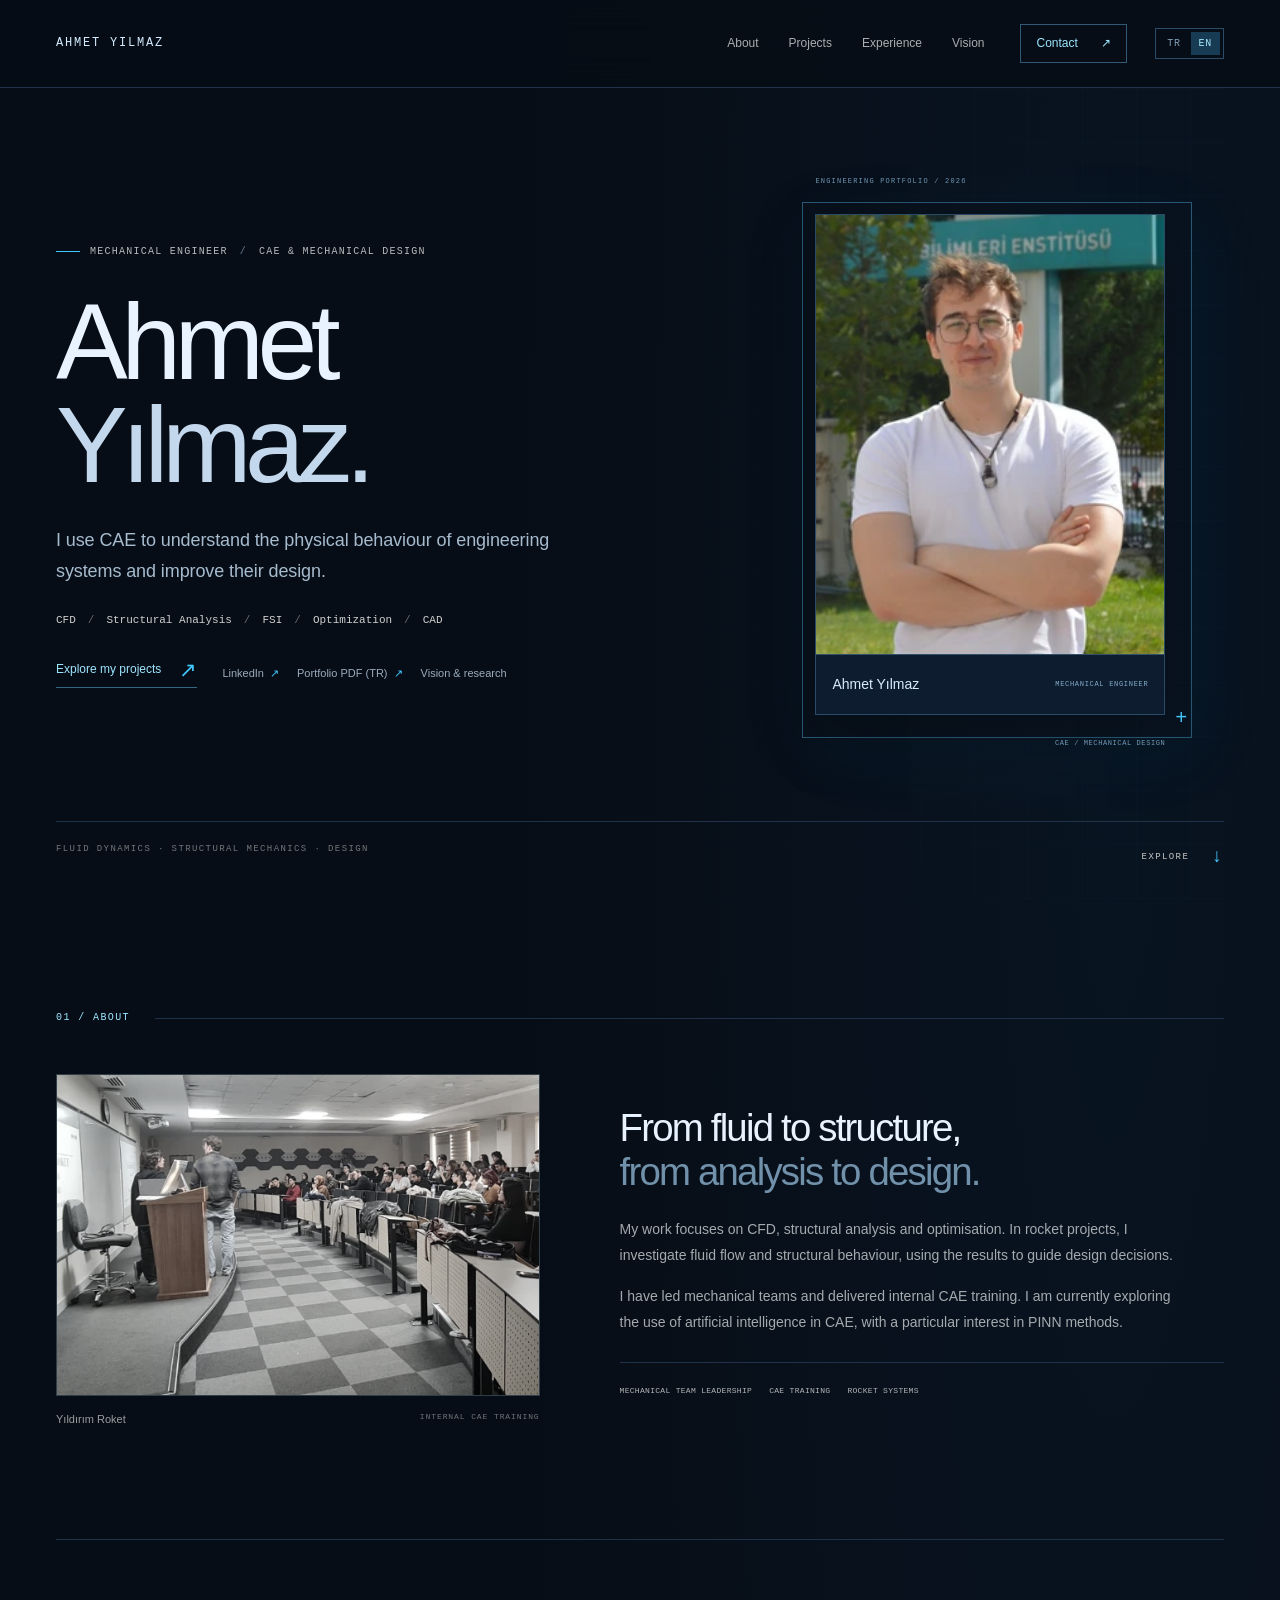
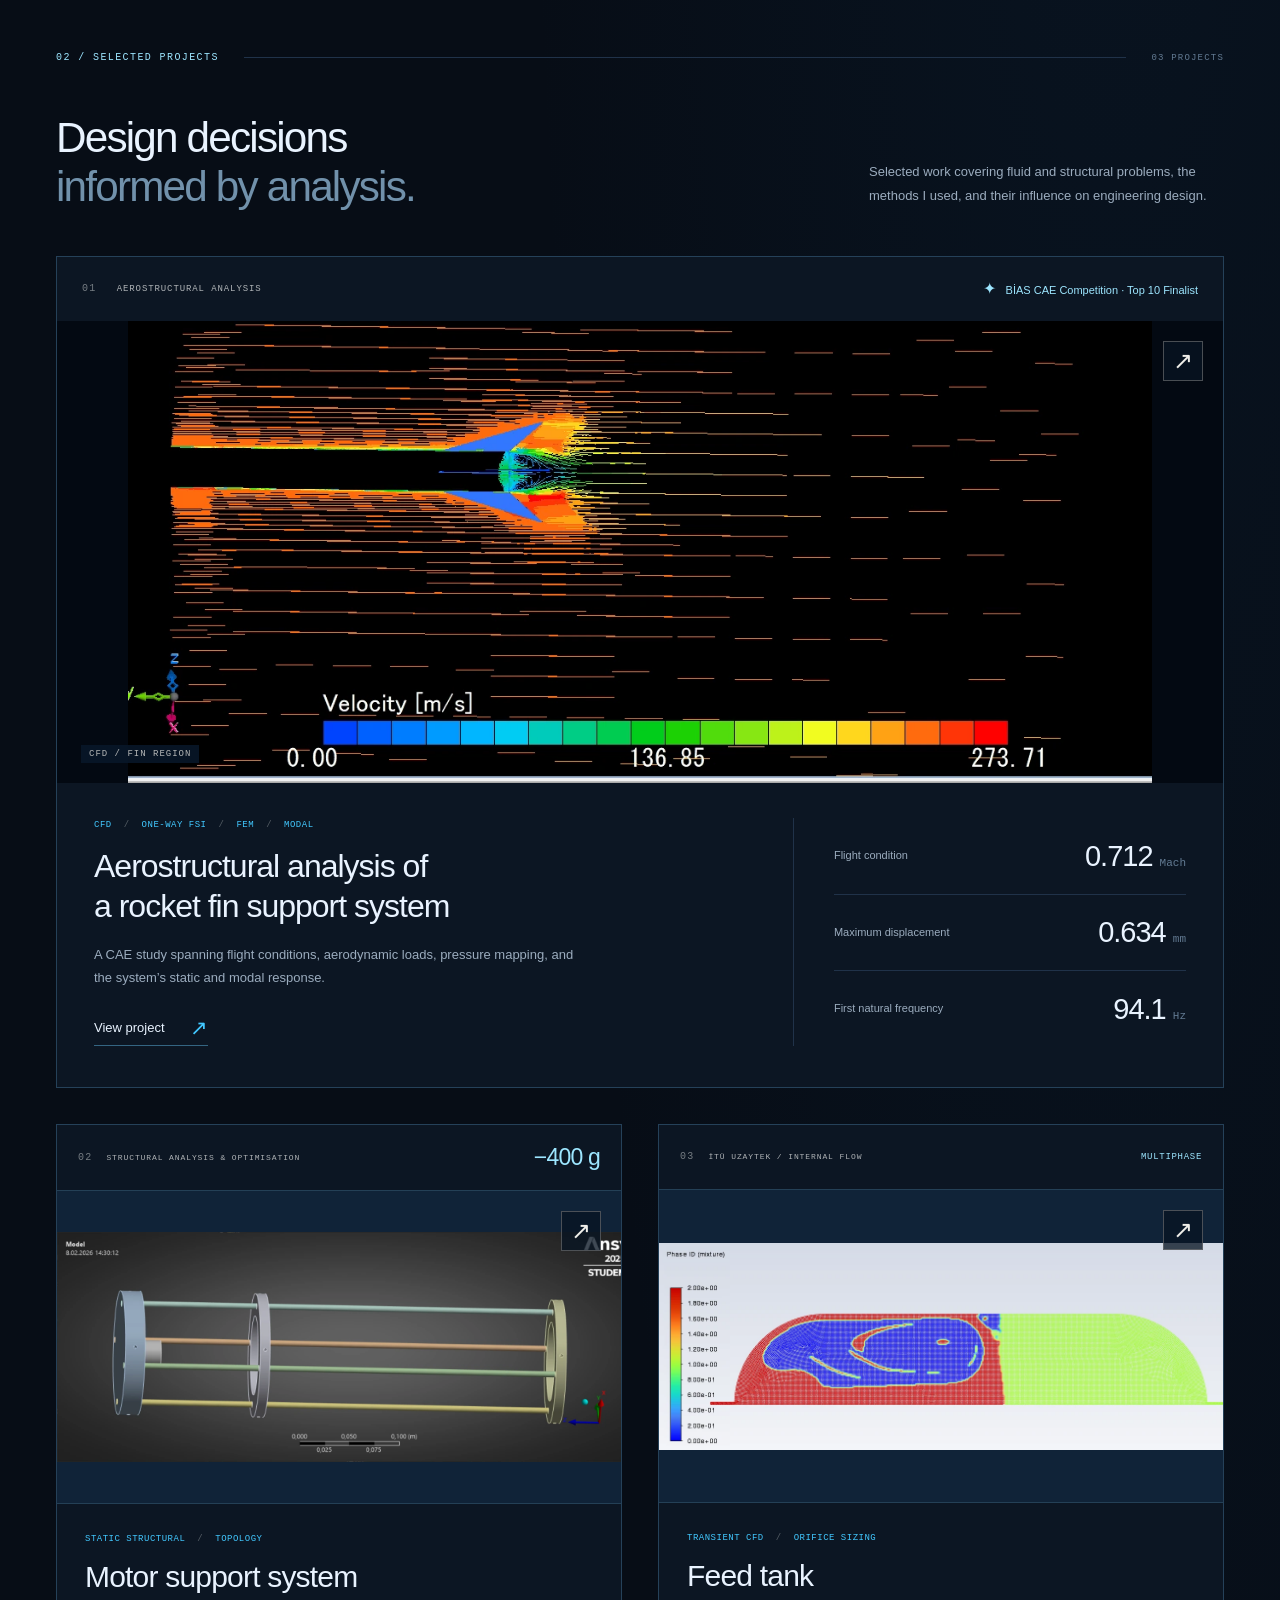
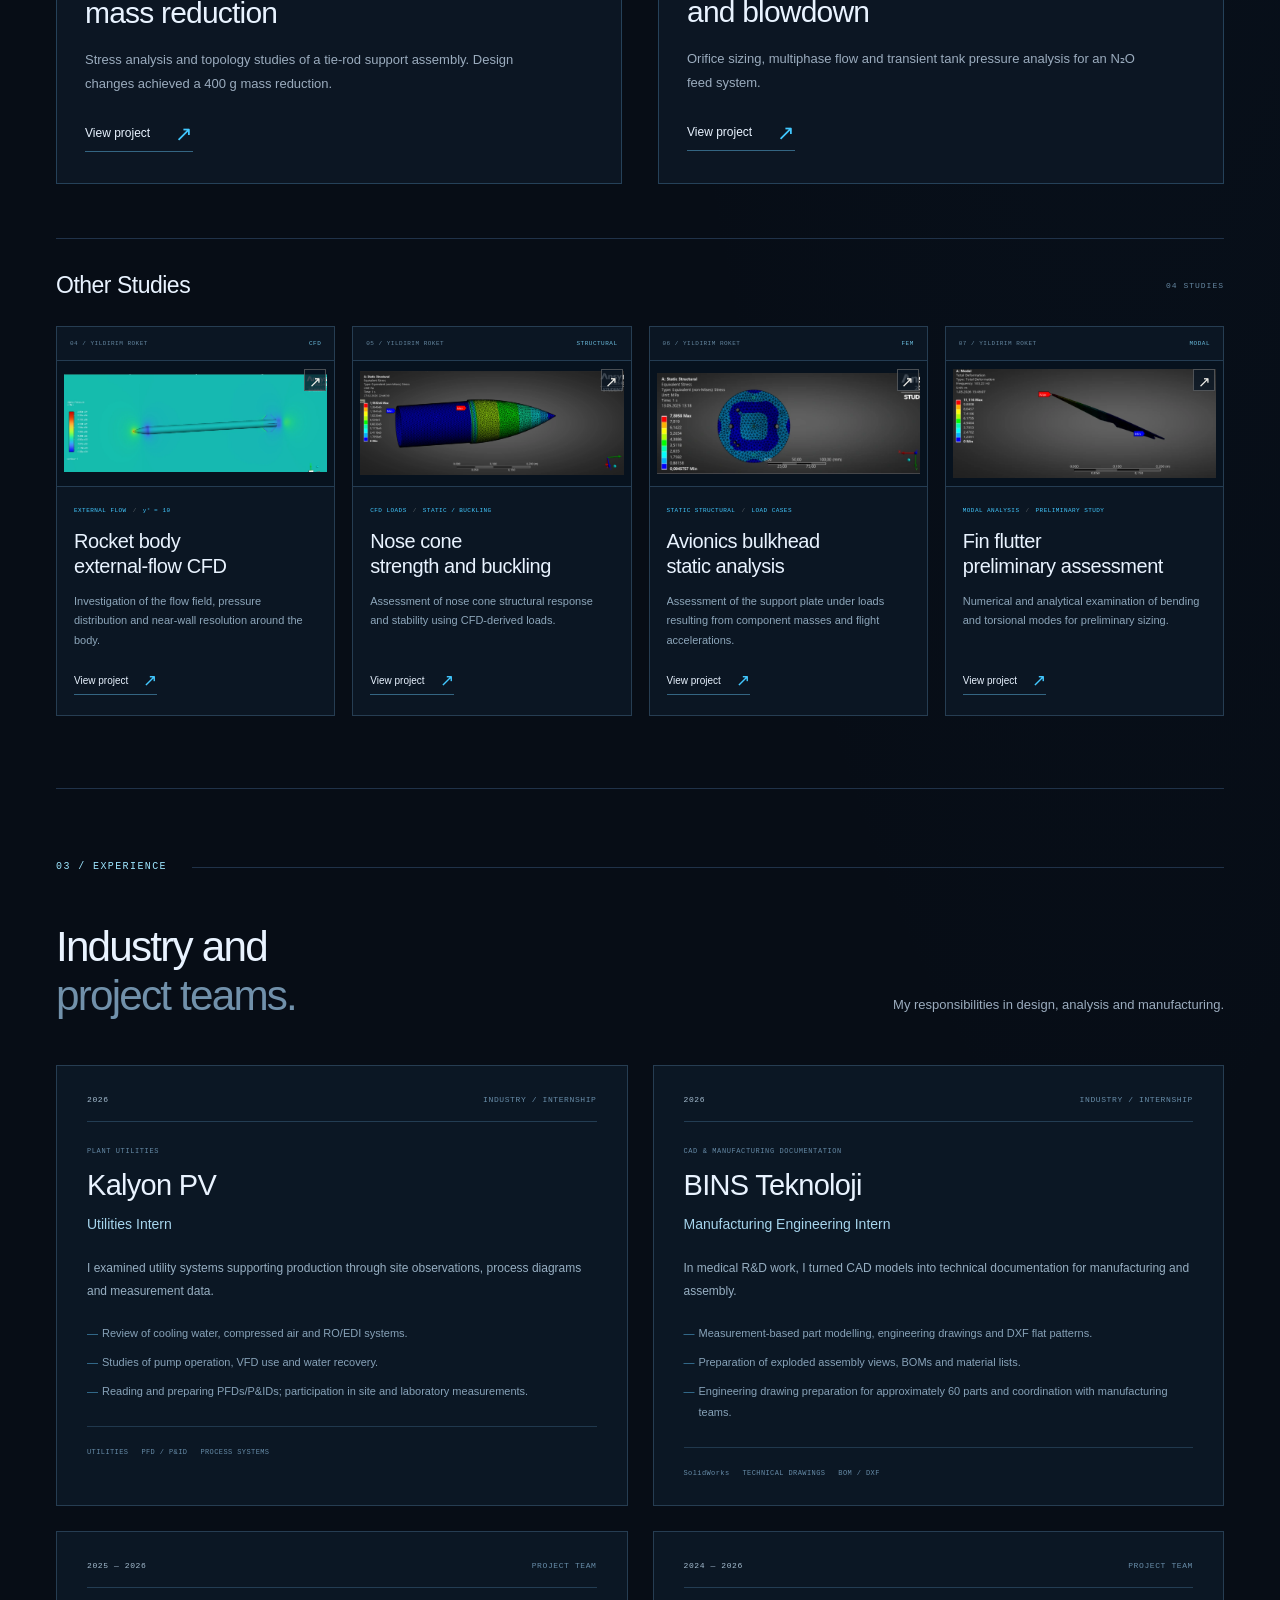
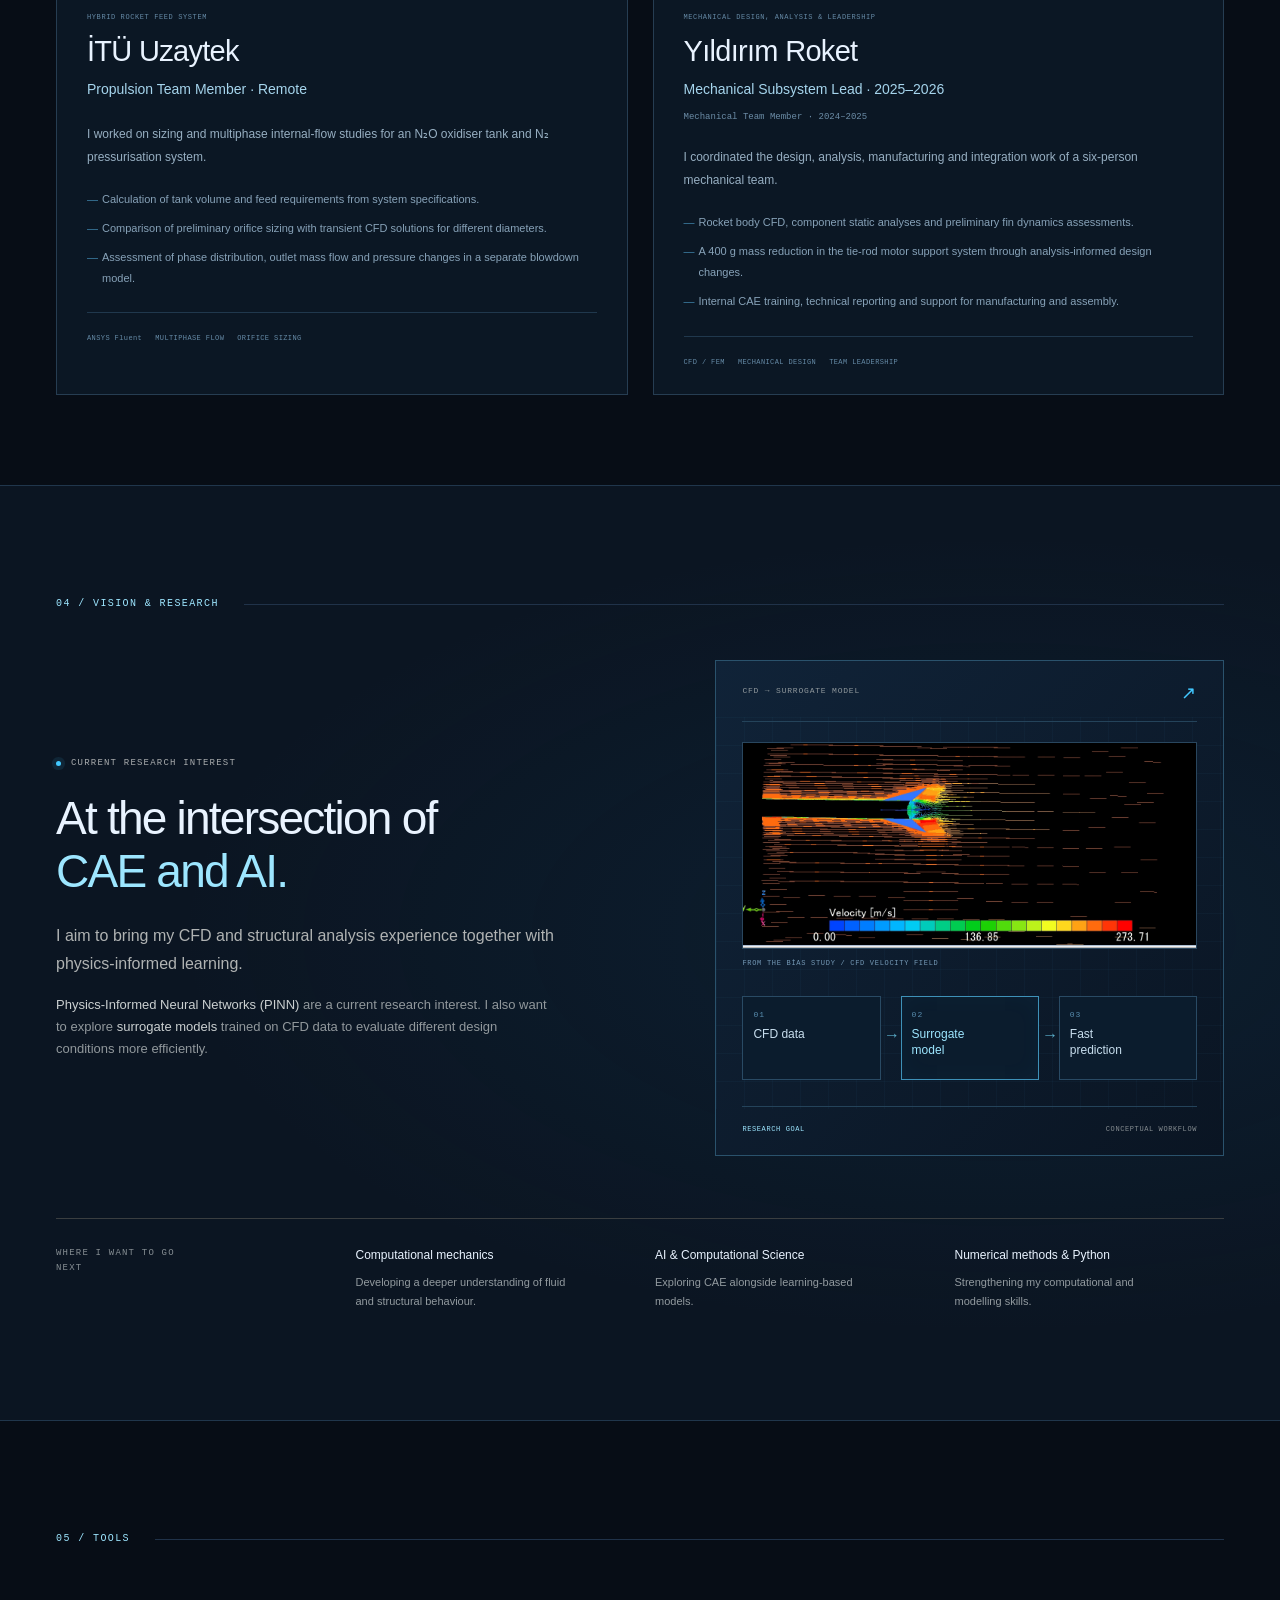
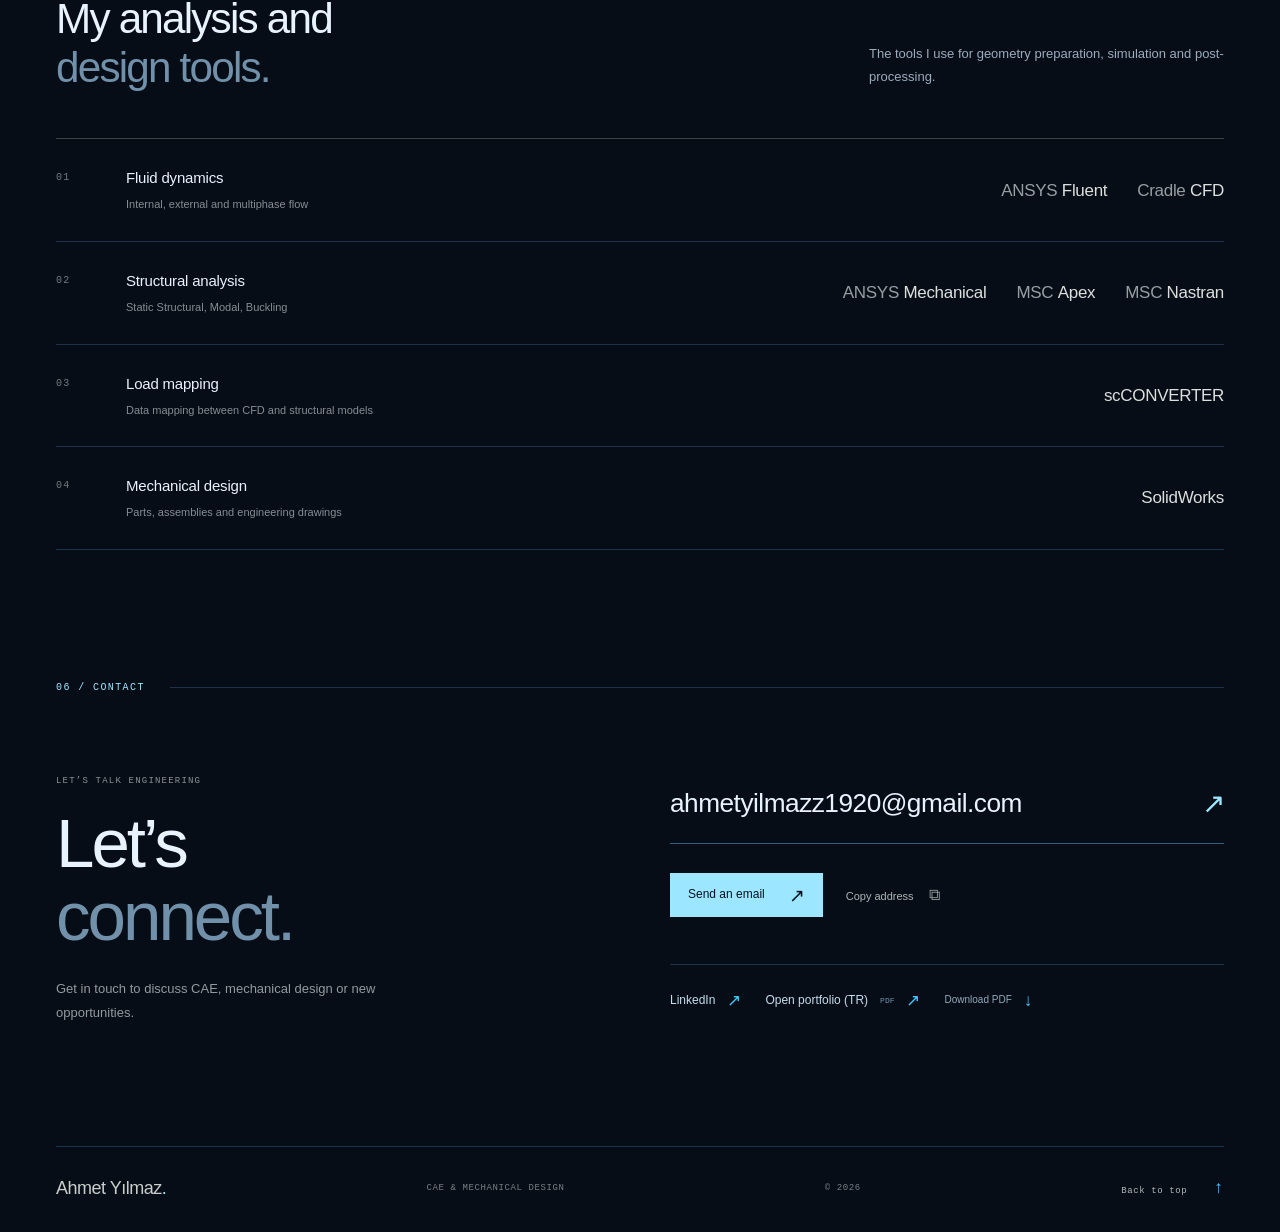
<file: deneyim.html>
<!doctype html><html lang="tr"><head><meta charset="utf-8"><meta name="viewport" content="width=device-width,initial-scale=1"><meta name="robots" content="noindex"><title>Ahmet Yılmaz — Portföy</title><meta http-equiv="refresh" content="0;url=index.html#deneyim"><script>const target=new URL("index.html",window.location.href);target.search=window.location.search;target.hash="deneyim";window.location.replace(target);</script></head><body><a href="index.html#deneyim">Portföye git / Open portfolio</a></body></html>
</file>
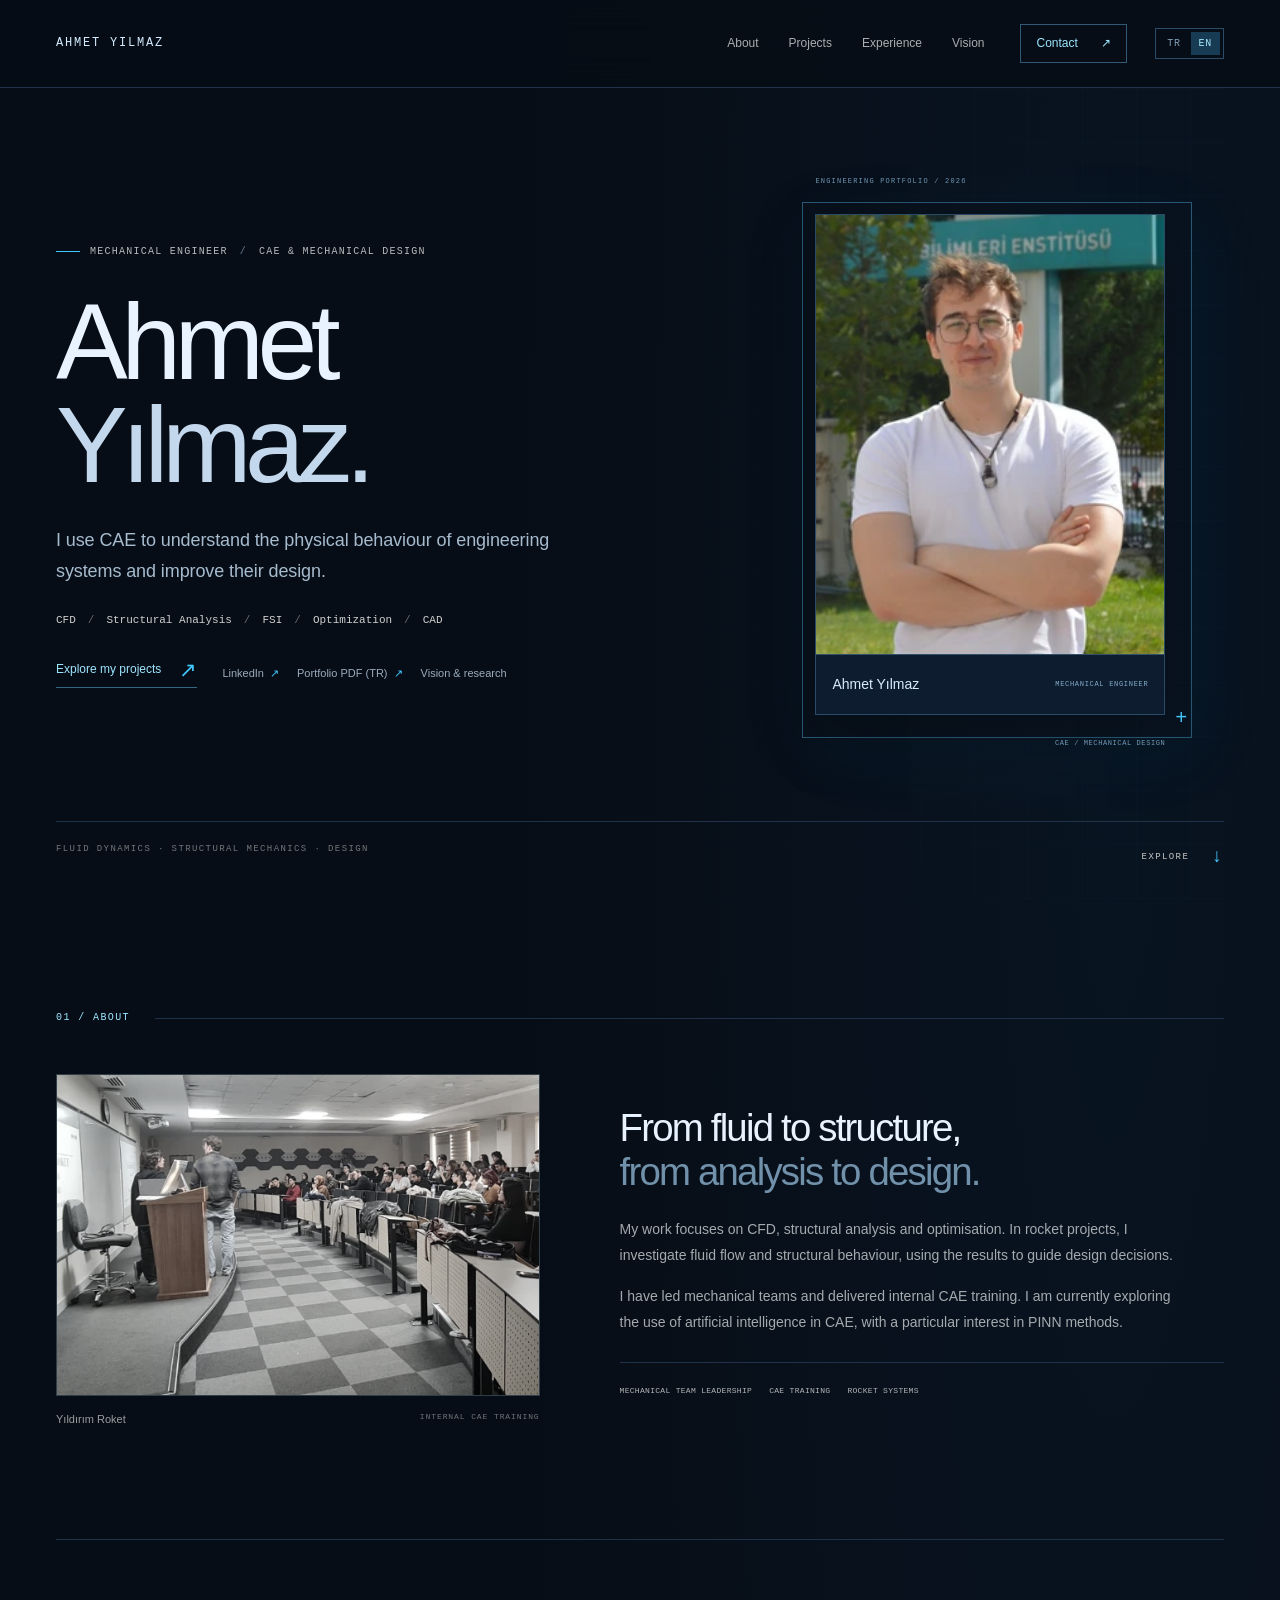
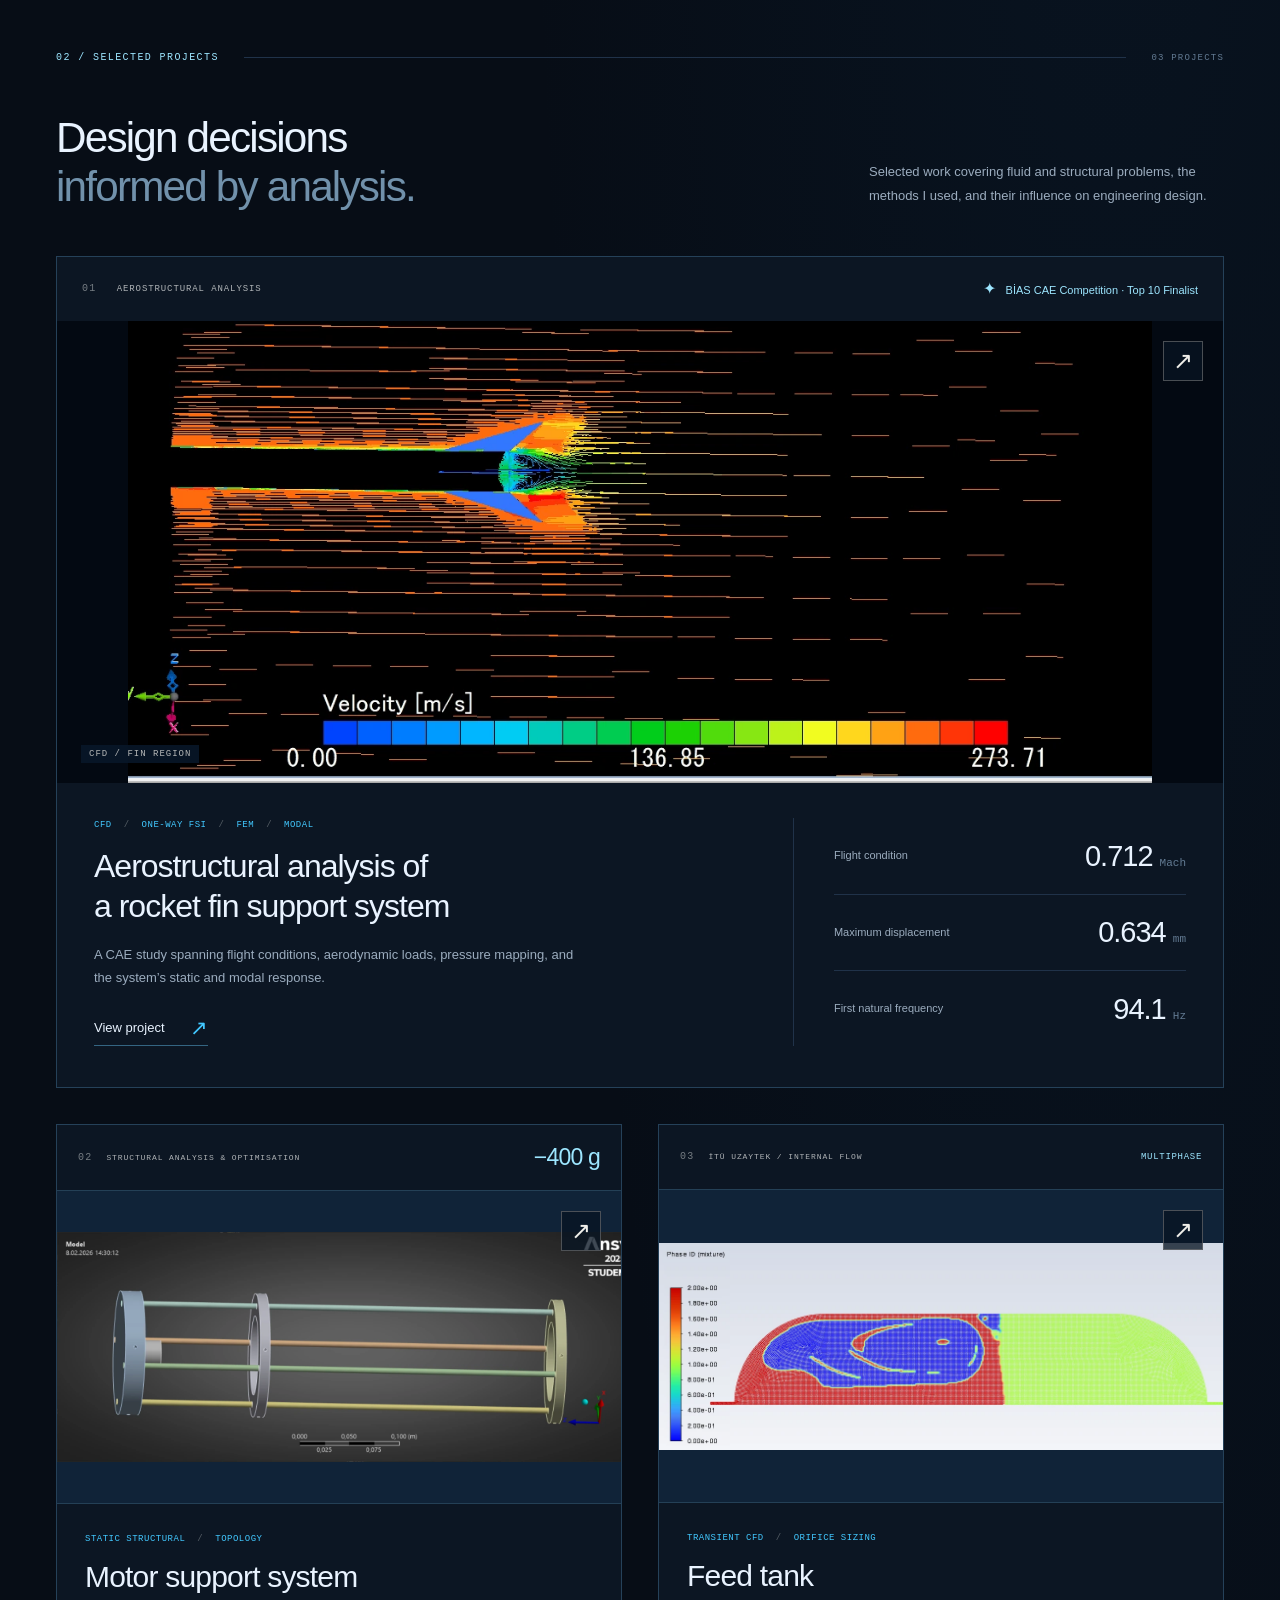
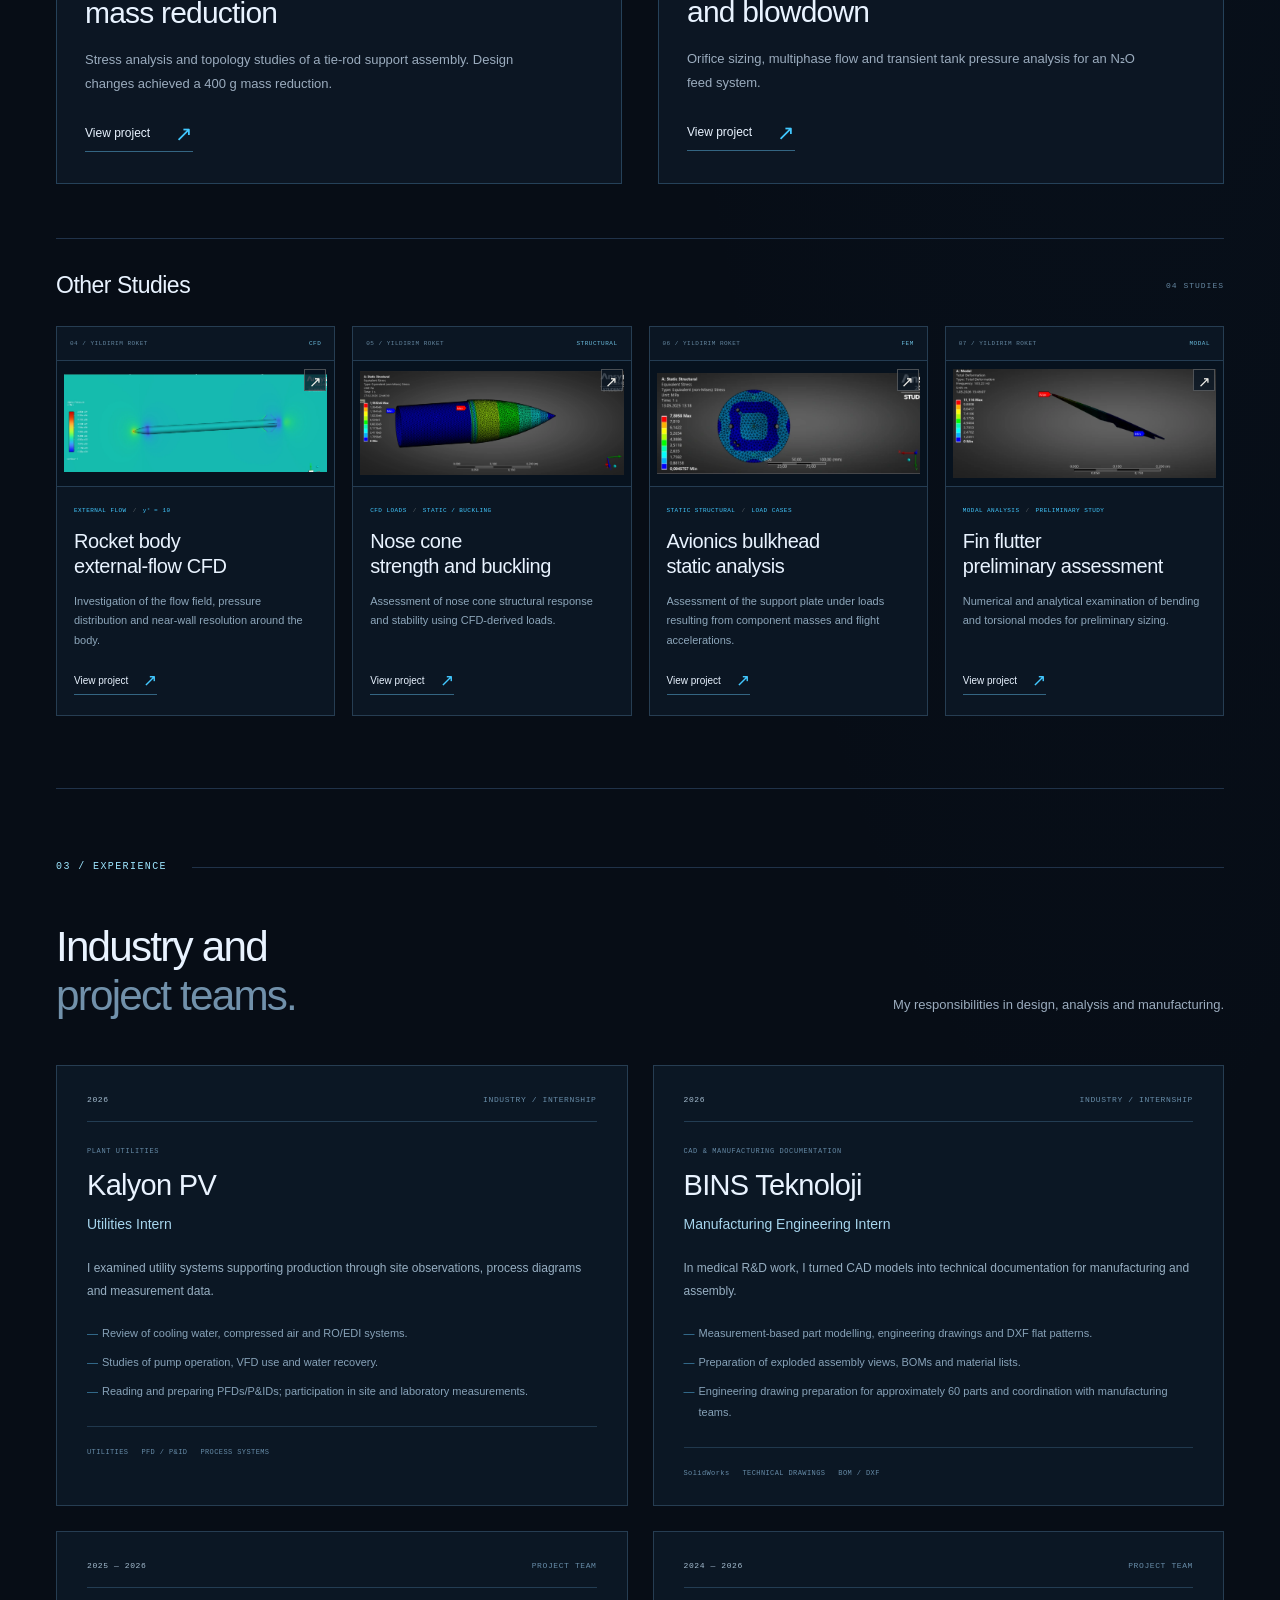
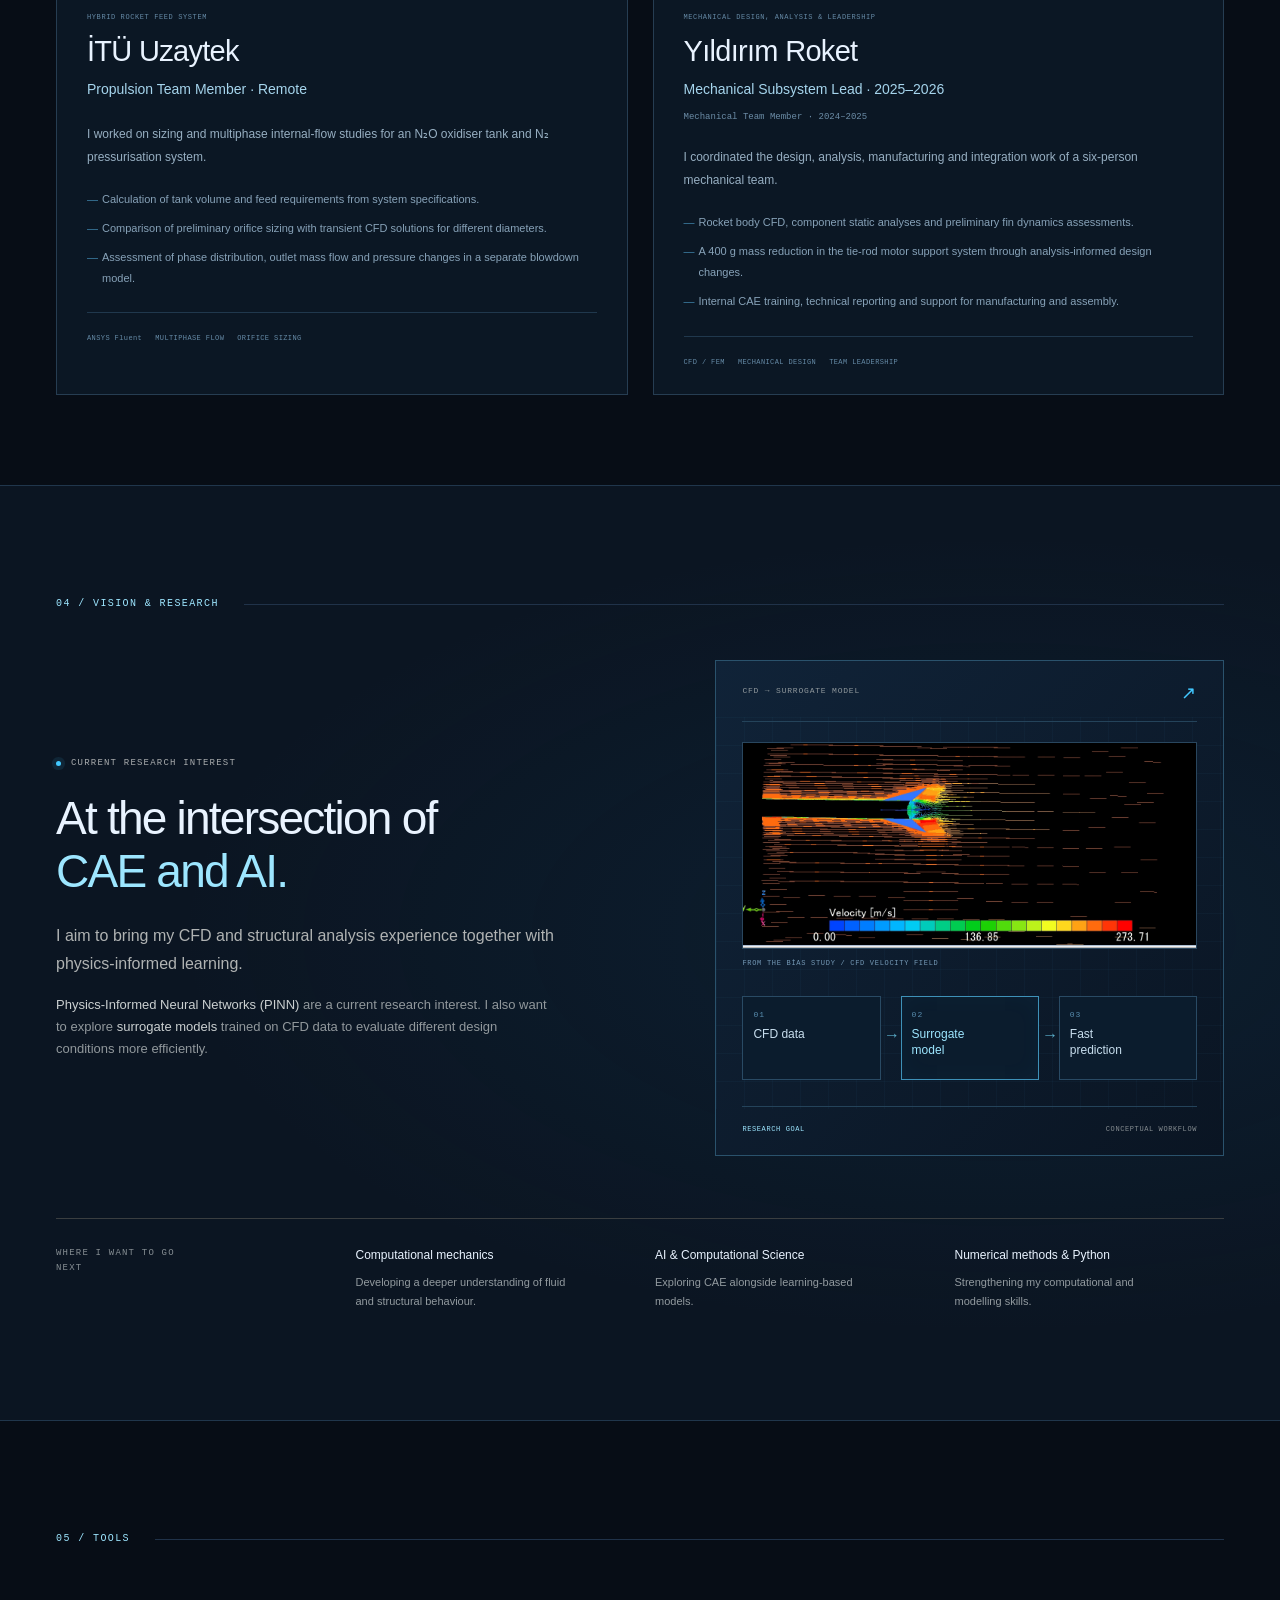
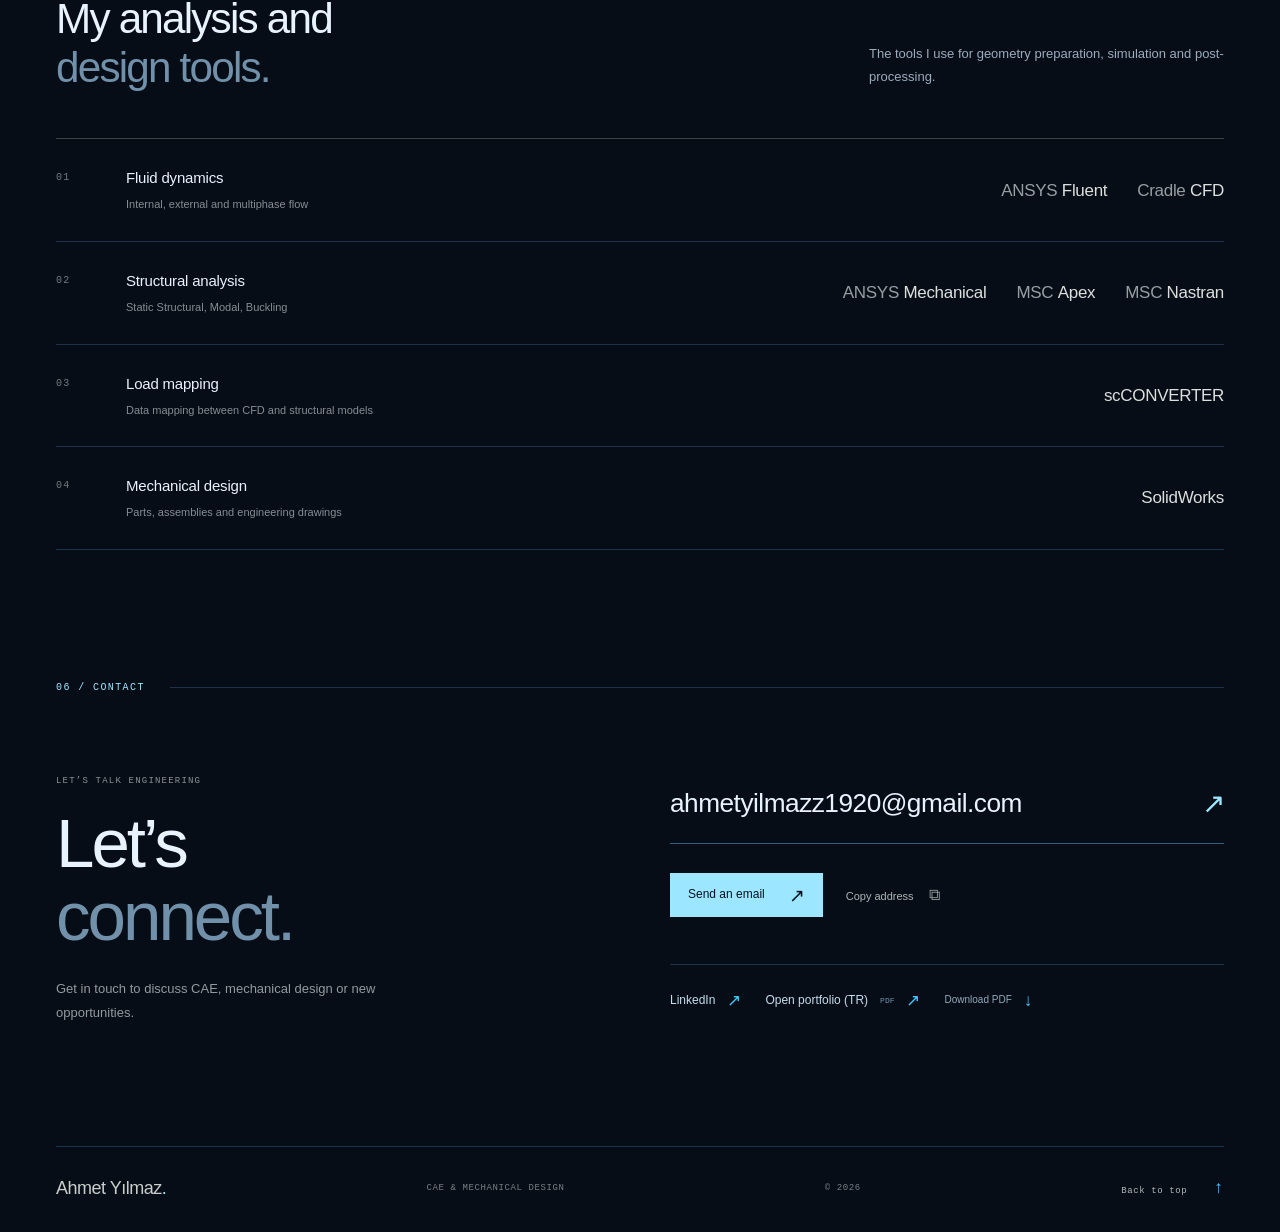
<file: diger-calismalar.html>
<!doctype html><html lang="tr"><head><meta charset="utf-8"><meta name="viewport" content="width=device-width,initial-scale=1"><meta name="robots" content="noindex"><title>Ahmet Yılmaz — Portföy</title><meta http-equiv="refresh" content="0;url=index.html#diger-calismalar"><script>const target=new URL("index.html",window.location.href);target.search=window.location.search;target.hash="diger-calismalar";window.location.replace(target);</script></head><body><a href="index.html#diger-calismalar">Portföye git / Open portfolio</a></body></html>
</file>
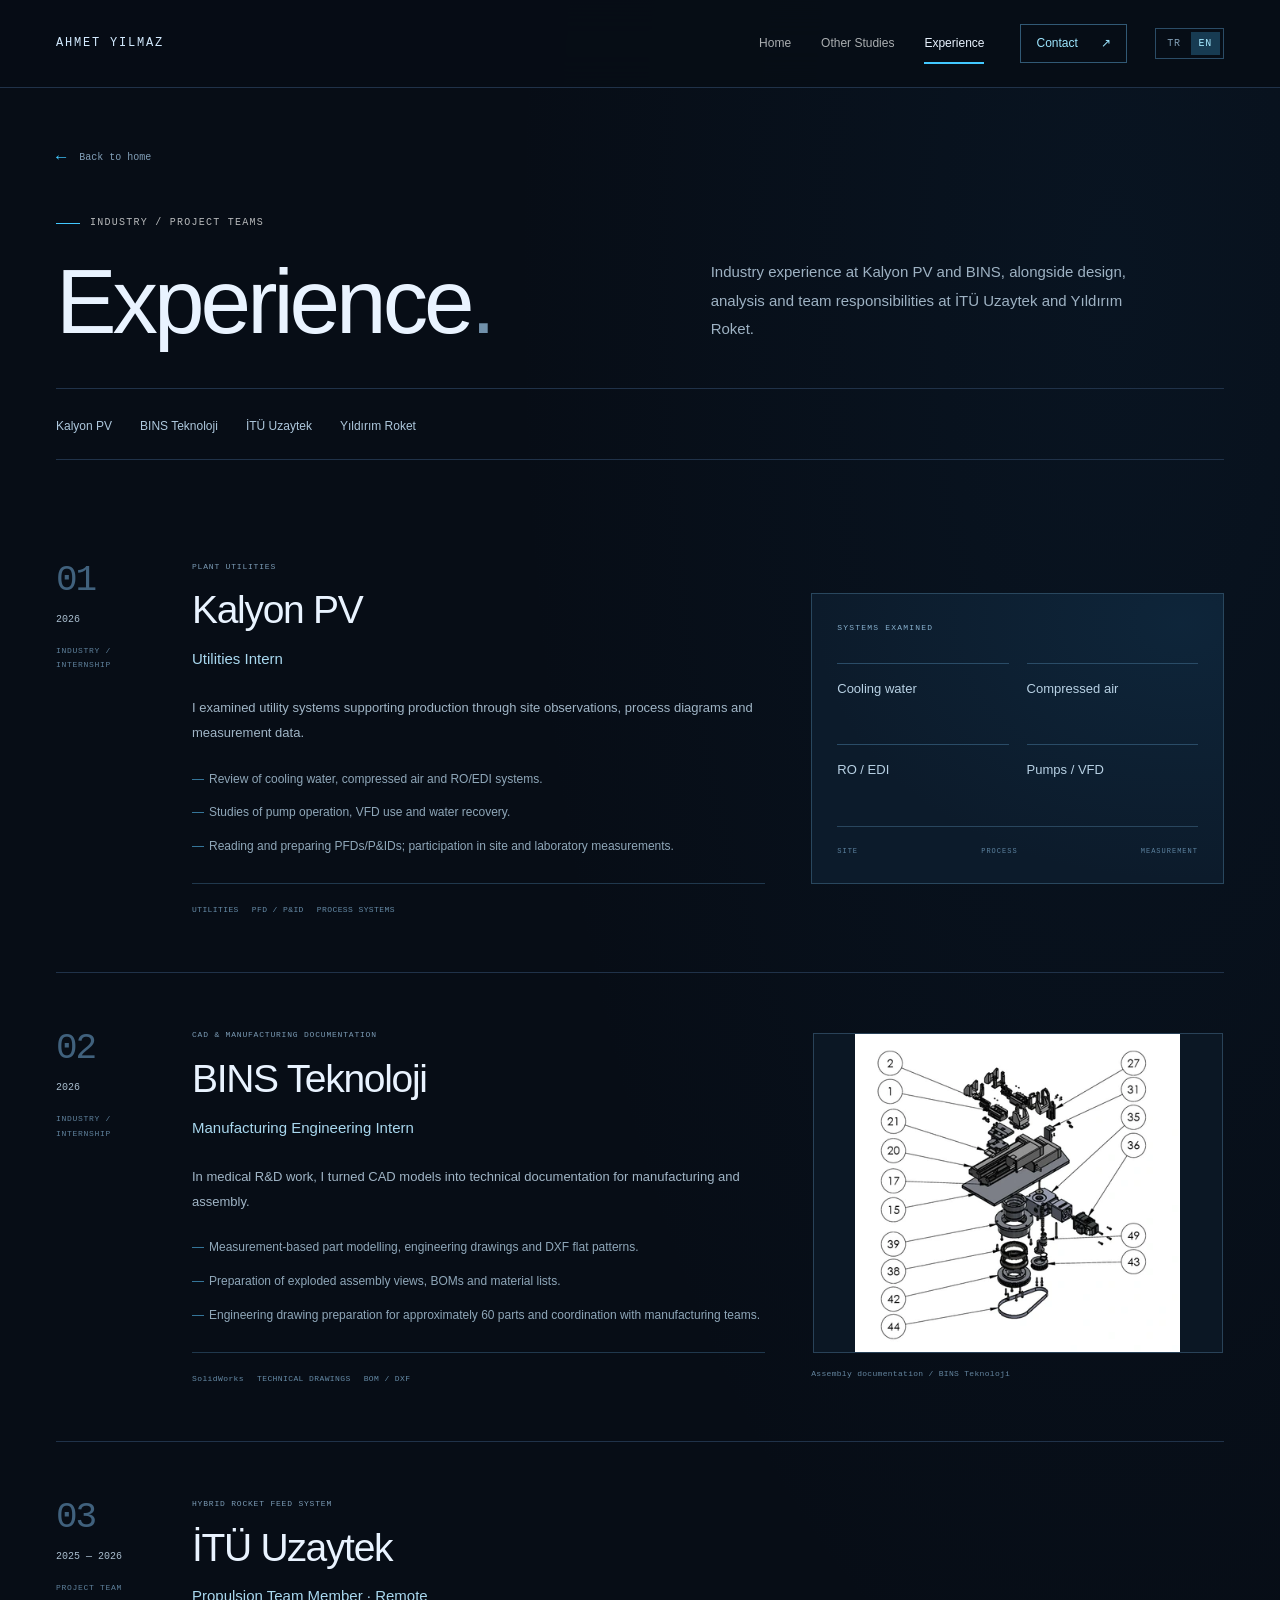
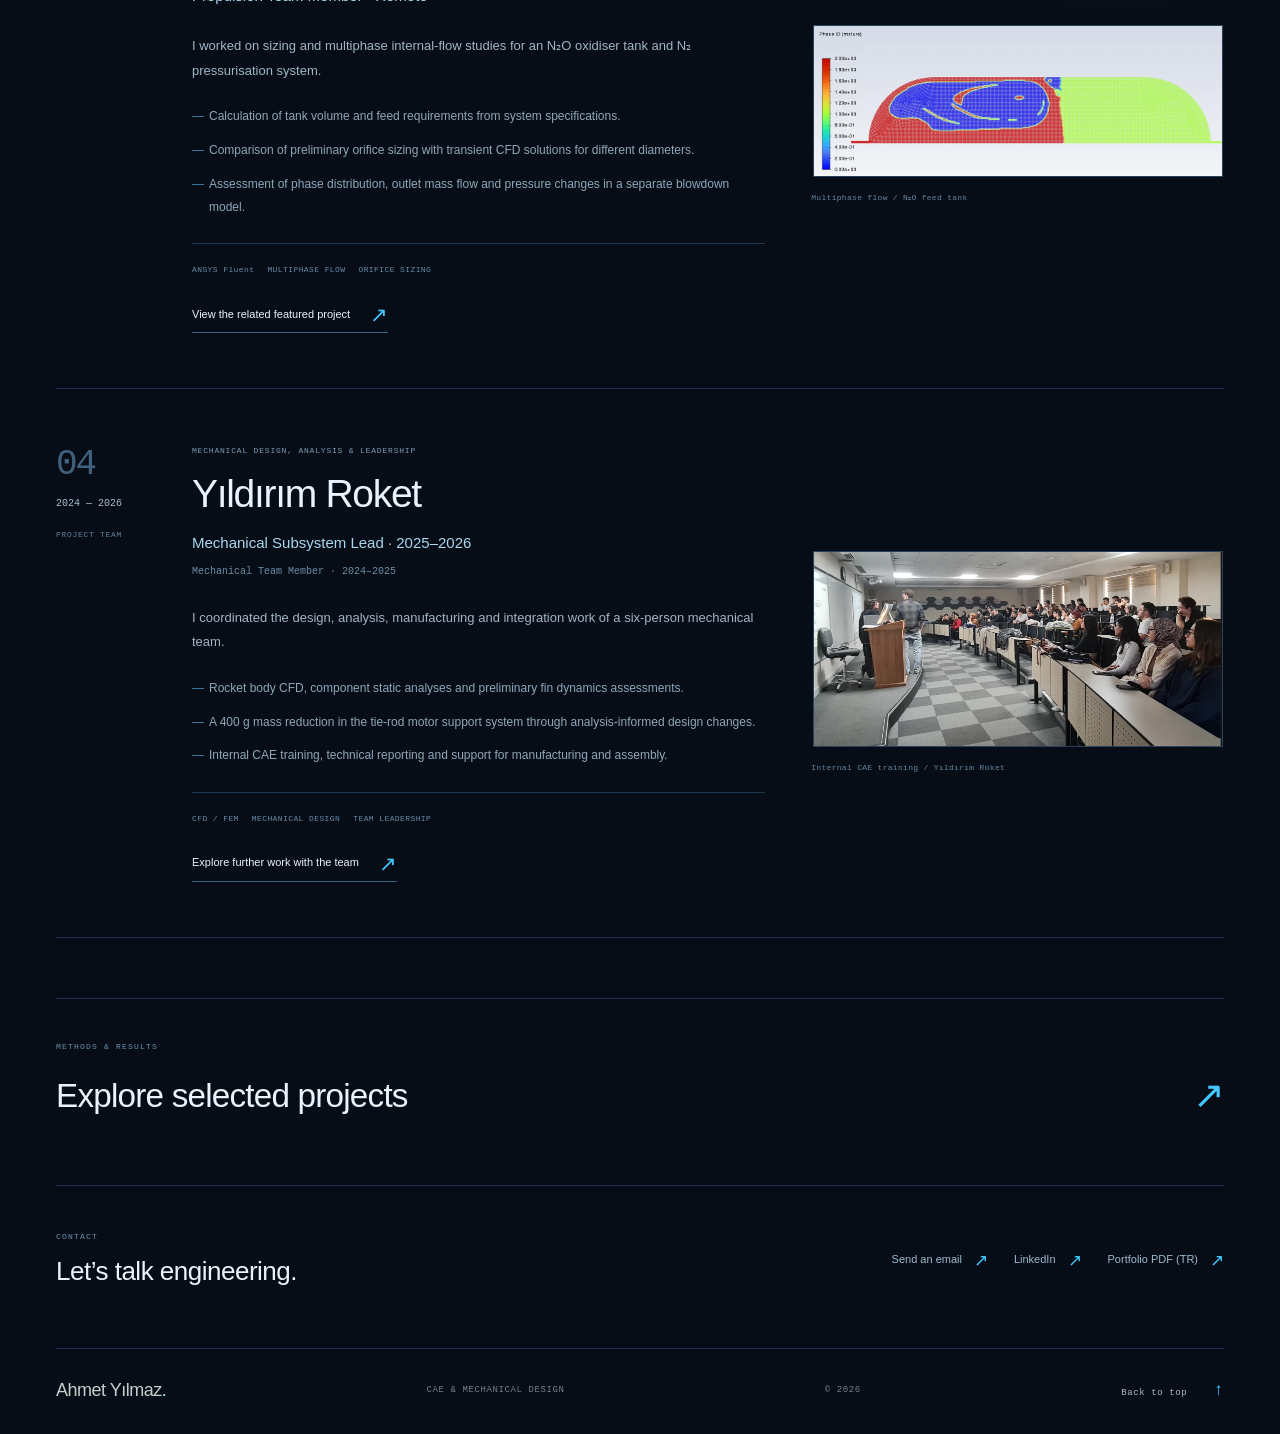
<file: onceki-surum-v5/deneyim.html>
<!doctype html>
<html lang="tr">
<head>
  <meta charset="utf-8">
  <meta name="viewport" content="width=device-width, initial-scale=1">
  <meta name="theme-color" content="#070d16">
  <title>Deneyim — Ahmet Yılmaz</title>
  <meta name="description" content="Ahmet Yılmaz'ın Kalyon PV, BINS Teknoloji, İTÜ Uzaytek ve Yıldırım Roket deneyimleri.">
  <meta name="robots" content="index, follow">
  <link rel="canonical" href="https://ahmet-yilmaz-cae-portfolio.wiryoasis10.chatgpt.site/deneyim.html">
  <meta property="og:type" content="website">
  <meta property="og:title" content="Deneyim — Ahmet Yılmaz">
  <meta property="og:description" content="Sistemlerin davranışını anlamak. Analiz sonuçlarıyla tasarımı geliştirmek.">
  <meta property="og:url" content="https://ahmet-yilmaz-cae-portfolio.wiryoasis10.chatgpt.site/deneyim.html">
  <meta property="og:image" content="https://ahmet-yilmaz-cae-portfolio.wiryoasis10.chatgpt.site/assets/bias-flow.webp">
  <link rel="icon" href="assets/favicon.svg" type="image/svg+xml">
  <link rel="stylesheet" href="styles.css">
  <script src="page-translations.js" defer></script>
  <script src="i18n.js" defer></script>
  <script src="projects-en.js" defer></script>
  <script src="additional-projects.js" defer></script>
  <script src="app.js" defer></script>
</head>
<body class="subpage" data-page="experience" id="top">
<a class="skip-link" href="#main">İçeriğe geç</a>
<header class="site-header">
    <div class="header-inner">
      <a class="wordmark" href="index.html#giris" data-site-link aria-label="Ahmet Yılmaz, başlangıç">AHMET YILMAZ</a>
      <div class="header-actions">
      <nav class="main-nav" id="main-nav" aria-label="Ana menü">
        <a href="index.html" data-site-link>Ana Sayfa</a><a href="diger-calismalar.html" data-site-link>Diğer Çalışmalar</a><a href="deneyim.html" data-site-link aria-current="page" class="page-active">Deneyim</a><a class="nav-contact" href="index.html#iletisim" data-site-link>İletişim <span aria-hidden="true">↗</span></a>
      </nav>
      <div class="language-switch" role="group" aria-label="Dil seçimi / Language"><button type="button" data-language="tr" lang="tr" aria-label="Türkçe" aria-pressed="true">TR</button><button type="button" data-language="en" lang="en" aria-label="English" aria-pressed="false">EN</button></div>
      <button class="menu-toggle" type="button" aria-label="Menüyü aç" aria-expanded="false" aria-controls="main-nav"><span></span><span></span></button>
      </div>
    </div>
  </header>
<main id="main">

<section class="page-lead section-shell" aria-labelledby="page-title"><a class="back-link" href="index.html" data-site-link><span aria-hidden="true">←</span> Ana sayfaya dön</a><div class="page-lead-grid"><div><p class="eyebrow"><span class="accent-line"></span> SANAYİ / PROJE TAKIMLARI</p><h1 id="page-title">Deneyim<span class="muted-heading">.</span></h1></div><p>Kalyon PV ve BINS’te sanayi deneyimi; İTÜ Uzaytek ve Yıldırım Roket’te tasarım, analiz ve takım sorumlulukları.</p></div><div class="experience-index"><a href="#kalyon">Kalyon PV</a><a href="#bins">BINS Teknoloji</a><a href="#uzaytek">İTÜ Uzaytek</a><a href="#yildirim">Yıldırım Roket</a></div></section>
<section class="experience-section section-shell" id="deneyimler" aria-label="Mühendislik deneyimleri">
<article class="experience-entry reveal" id="kalyon"><div class="experience-meta"><span class="entry-number">01</span><span class="entry-year">2026</span><span class="entry-type">SANAYİ / STAJ</span></div><div class="experience-body"><div class="entry-heading"><p class="small-label">TESİS YARDIMCI İŞLETMELERİ</p><h2>Kalyon PV</h2><p class="entry-role">Utilities Stajyeri</p></div><p>Üretimi destekleyen yardımcı işletme sistemlerini saha, proses şemaları ve ölçüm verileri üzerinden inceledim.</p><ul><li>Soğutma suyu, basınçlı hava ve RO/EDI sistemlerinin incelenmesi.</li><li>Pompa işletmesi, VFD kullanımı ve su geri kazanımı üzerine çalışmalar.</li><li>PFD/P&ID okuma ve hazırlama; saha ve laboratuvar ölçümlerine katılım.</li></ul><div class="entry-tags"><span>UTILITIES</span><span>PFD / P&ID</span><span>PROCESS SYSTEMS</span></div></div><div class="utilities-visual"><p class="small-label">İNCELENEN SİSTEMLER</p><div class="utility-cells"><span>Soğutma suyu</span><span>Basınçlı hava</span><span>RO / EDI</span><span>Pompa / VFD</span></div><div class="utility-caption"><span>SAHA</span><span>PROSES</span><span>ÖLÇÜM</span></div></div></article>
<article class="experience-entry reveal" id="bins"><div class="experience-meta"><span class="entry-number">02</span><span class="entry-year">2026</span><span class="entry-type">SANAYİ / STAJ</span></div><div class="experience-body"><div class="entry-heading"><p class="small-label">CAD & ÜRETİM DOKÜMANTASYONU</p><h2>BINS Teknoloji</h2><p class="entry-role">Üretim Mühendisliği Stajyeri</p></div><p>Medikal Ar-Ge çalışmalarında CAD modellerini üretim ve montajda kullanılacak teknik dokümanlara dönüştürdüm.</p><ul><li>Ölçüme dayalı parça modelleme, teknik resim ve DXF açılımları.</li><li>Patlatılmış montaj görünüşleri, BOM ve malzeme listelerinin hazırlanması.</li><li>Yaklaşık 60 parçanın teknik resim hazırlığı ve üretim ekipleriyle koordinasyon.</li></ul><div class="entry-tags"><span>SolidWorks</span><span>TECHNICAL DRAWINGS</span><span>BOM / DXF</span></div></div><figure class="entry-image"><img src="assets/bins-assembly.webp" alt="BINS Teknoloji için hazırlanan patlatılmış montaj görünüşü" width="410" height="401" loading="lazy"><figcaption>Montaj dokümantasyonu / BINS Teknoloji</figcaption></figure></article>
<article class="experience-entry reveal" id="uzaytek"><div class="experience-meta"><span class="entry-number">03</span><span class="entry-year">2025 — 2026</span><span class="entry-type">PROJE TAKIMI</span></div><div class="experience-body"><div class="entry-heading"><p class="small-label">HİBRİT ROKET BESLEME SİSTEMİ</p><h2>İTÜ Uzaytek</h2><p class="entry-role">İtki Ekibi Üyesi · Uzaktan</p></div><p>N₂O oksitleyici tankı ve N₂ basınçlandırma sistemi için boyutlandırma ve çok fazlı iç akış çalışmalarında görev aldım.</p><ul><li>Sistem gereksinimlerinden tank hacmi ve besleme ihtiyacının hesaplanması.</li><li>Orifis ön hesabının farklı çaplarla gerçekleştirilen transient CFD çözümleriyle karşılaştırılması.</li><li>Faz dağılımı, çıkış debisi ve ayrı blowdown modelinde basınç değişiminin incelenmesi.</li></ul><div class="entry-tags"><span>ANSYS Fluent</span><span>MULTIPHASE FLOW</span><span>ORIFICE SIZING</span></div><a class="text-link" href="index.html#projeler" data-site-link>İlgili seçilmiş projeyi incele <span aria-hidden="true">↗</span></a></div><figure class="entry-image"><img src="assets/tank-phases.webp" alt="İTÜ Uzaytek besleme tankı çalışmasında faz dağılımı" width="1150" height="422" loading="lazy"><figcaption>Çok fazlı akış / N₂O besleme tankı</figcaption></figure></article>
<article class="experience-entry reveal" id="yildirim"><div class="experience-meta"><span class="entry-number">04</span><span class="entry-year">2024 — 2026</span><span class="entry-type">PROJE TAKIMI</span></div><div class="experience-body"><div class="entry-heading"><p class="small-label">MEKANİK TASARIM, ANALİZ & LİDERLİK</p><h2>Yıldırım Roket</h2><p class="entry-role">Mekanik Alt Sistem Lideri · 2025–2026</p><p class="role-history">Mekanik ekip üyesi · 2024–2025</p></div><p>Altı kişilik mekanik ekibin tasarım, analiz, üretim ve entegrasyon çalışmalarını koordine ettim.</p><ul><li>Roket gövdesi CFD, bileşen statik analizleri ve kanatçık dinamik ön değerlendirmeleri.</li><li>Tijli motor taşıyıcı sistemde analiz destekli tasarım değişiklikleriyle 400 g kütle azaltma.</li><li>Takım içi analiz eğitimleri, teknik raporlama ve üretim–montaj süreçlerine destek.</li></ul><div class="entry-tags"><span>CFD / FEM</span><span>MECHANICAL DESIGN</span><span>TEAM LEADERSHIP</span></div><a class="text-link" href="diger-calismalar.html" data-site-link>Takımdaki diğer çalışmaları incele <span aria-hidden="true">↗</span></a></div><figure class="entry-image training-image"><img src="assets/about-training.webp" alt="Yıldırım Roket takım içi analiz eğitimi" width="814" height="387" loading="lazy"><figcaption>Takım içi analiz eğitimi / Yıldırım Roket</figcaption></figure></article>
</section>
<section class="page-next section-shell"><p class="small-label">YÖNTEMLER & SONUÇLAR</p><a href="index.html#projeler" data-site-link>Seçilmiş projeleri incele <span aria-hidden="true">↗</span></a></section>

</main>
<section class="subpage-contact section-shell"><div><p class="small-label">İLETİŞİM</p><h2>Mühendislik üzerine konuşalım.</h2></div><div class="subpage-contact-links"><a href="mailto:ahmetyilmazz1920@gmail.com">E-posta gönder <span aria-hidden="true">↗</span></a><a href="https://www.linkedin.com/in/ahmetyilmaz-me/" target="_blank" rel="noopener noreferrer">LinkedIn <span aria-hidden="true">↗</span></a><a href="downloads/Ahmet_Yilmaz_Muhendislik_Portfoyu_2026.pdf" target="_blank" rel="noopener noreferrer">Portföy PDF <span aria-hidden="true">↗</span></a></div></section>
<footer class="site-footer section-shell"><a class="footer-name" href="index.html" data-site-link>Ahmet Yılmaz<span>.</span></a><span>CAE & MEKANİK TASARIM</span><span>© 2026</span><a href="#top">Başa dön <span aria-hidden="true">↑</span></a></footer>
  <dialog class="project-dialog" id="project-dialog" aria-labelledby="dialog-title"><div class="dialog-toolbar"><span>PROJE İNCELEMESİ</span><button type="button" class="dialog-close" aria-label="Proje ayrıntılarını kapat">Kapat <span aria-hidden="true">×</span></button></div><div id="project-content"></div></dialog>
  <dialog class="lightbox" id="lightbox" aria-labelledby="lightbox-caption"><button class="lightbox-close" type="button" aria-label="Görseli kapat">Kapat <span aria-hidden="true">×</span></button><figure><img id="lightbox-image" src="assets/bias-flow.webp" alt="Büyütülmüş analiz görseli"><figcaption id="lightbox-caption"></figcaption></figure></dialog>
</body>
</html>
</file>
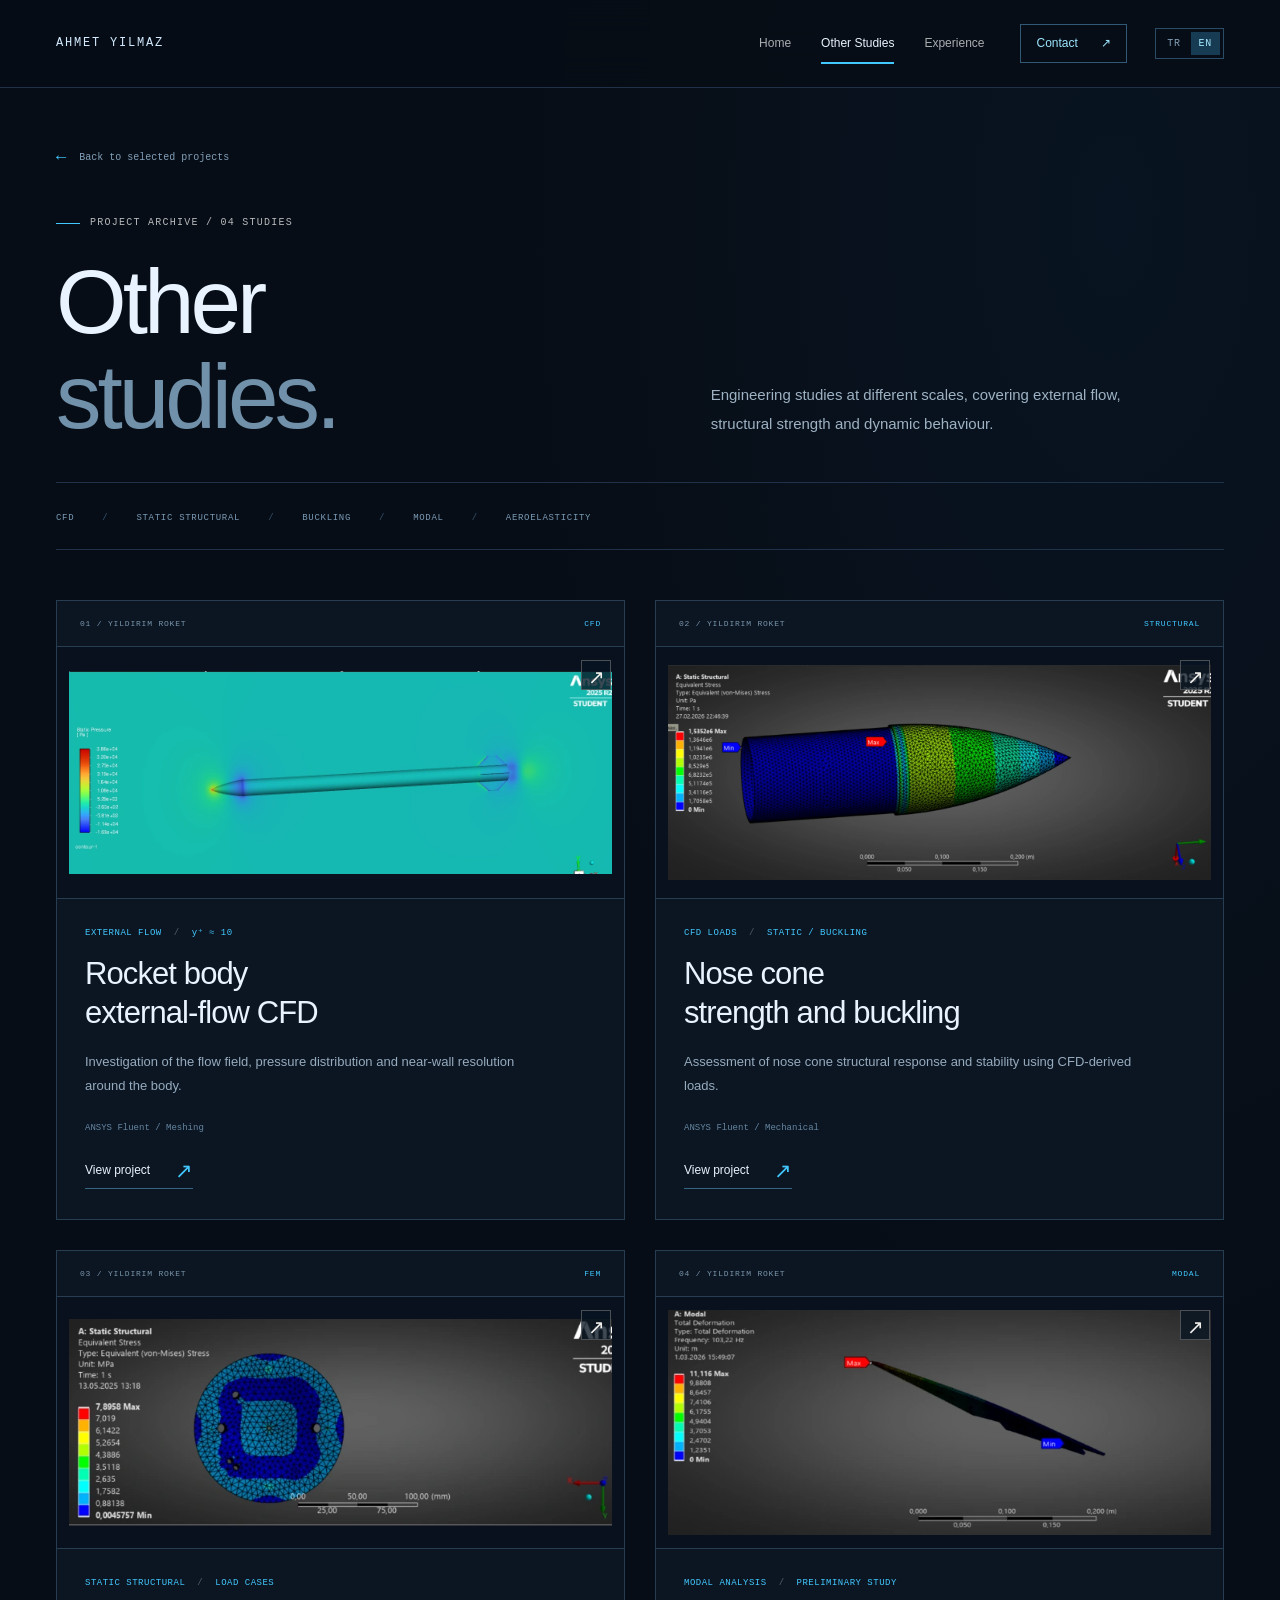
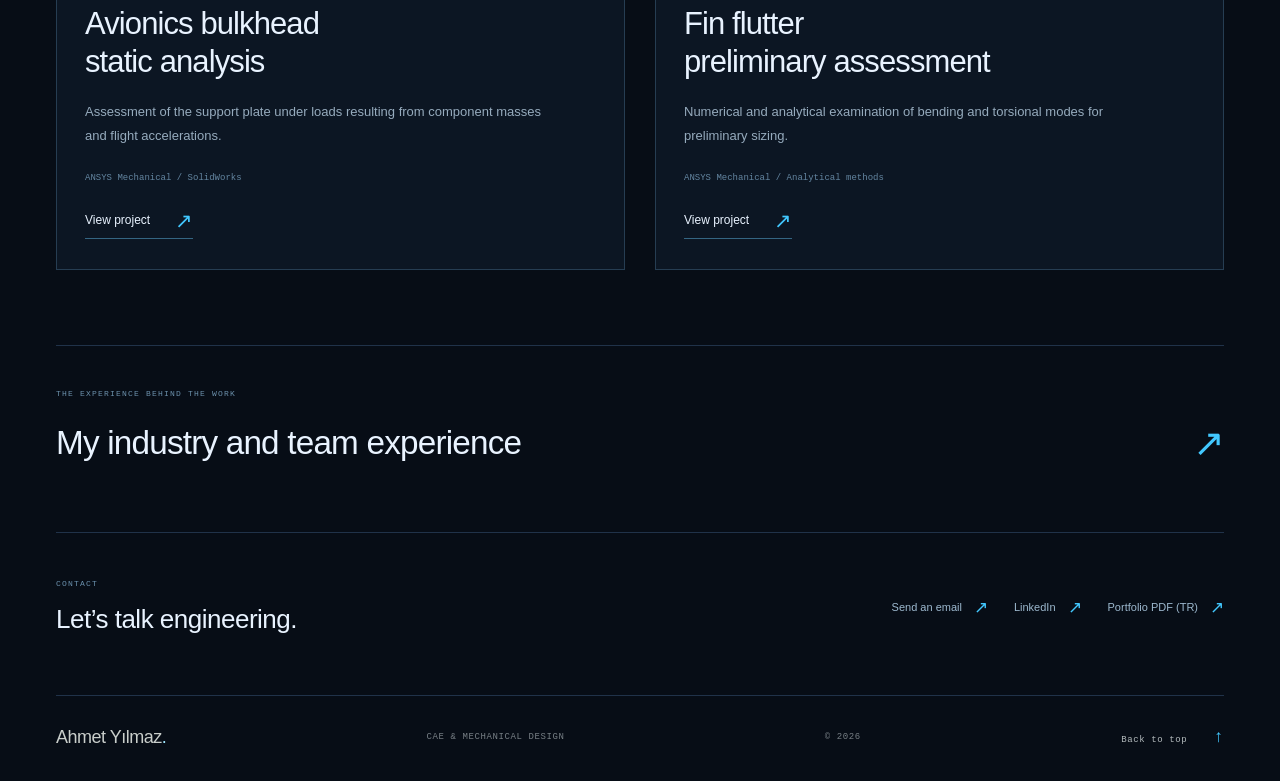
<file: onceki-surum-v5/diger-calismalar.html>
<!doctype html>
<html lang="tr">
<head>
  <meta charset="utf-8">
  <meta name="viewport" content="width=device-width, initial-scale=1">
  <meta name="theme-color" content="#070d16">
  <title>Diğer Çalışmalar — Ahmet Yılmaz</title>
  <meta name="description" content="Roket gövdesi CFD, burun konisi burkulma, bulkhead statik analizi ve kanatçık flutter ön değerlendirmesi çalışmaları.">
  <meta name="robots" content="index, follow">
  <link rel="canonical" href="https://ahmet-yilmaz-cae-portfolio.wiryoasis10.chatgpt.site/diger-calismalar.html">
  <meta property="og:type" content="website">
  <meta property="og:title" content="Diğer Çalışmalar — Ahmet Yılmaz">
  <meta property="og:description" content="Sistemlerin davranışını anlamak. Analiz sonuçlarıyla tasarımı geliştirmek.">
  <meta property="og:url" content="https://ahmet-yilmaz-cae-portfolio.wiryoasis10.chatgpt.site/diger-calismalar.html">
  <meta property="og:image" content="https://ahmet-yilmaz-cae-portfolio.wiryoasis10.chatgpt.site/assets/bias-flow.webp">
  <link rel="icon" href="assets/favicon.svg" type="image/svg+xml">
  <link rel="stylesheet" href="styles.css">
  <script src="page-translations.js" defer></script>
  <script src="i18n.js" defer></script>
  <script src="projects-en.js" defer></script>
  <script src="additional-projects.js" defer></script>
  <script src="app.js" defer></script>
</head>
<body class="subpage" data-page="studies" id="top">
<a class="skip-link" href="#main">İçeriğe geç</a>
<header class="site-header">
    <div class="header-inner">
      <a class="wordmark" href="index.html#giris" data-site-link aria-label="Ahmet Yılmaz, başlangıç">AHMET YILMAZ</a>
      <div class="header-actions">
      <nav class="main-nav" id="main-nav" aria-label="Ana menü">
        <a href="index.html" data-site-link>Ana Sayfa</a><a href="diger-calismalar.html" data-site-link aria-current="page" class="page-active">Diğer Çalışmalar</a><a href="deneyim.html" data-site-link>Deneyim</a><a class="nav-contact" href="index.html#iletisim" data-site-link>İletişim <span aria-hidden="true">↗</span></a>
      </nav>
      <div class="language-switch" role="group" aria-label="Dil seçimi / Language"><button type="button" data-language="tr" lang="tr" aria-label="Türkçe" aria-pressed="true">TR</button><button type="button" data-language="en" lang="en" aria-label="English" aria-pressed="false">EN</button></div>
      <button class="menu-toggle" type="button" aria-label="Menüyü aç" aria-expanded="false" aria-controls="main-nav"><span></span><span></span></button>
      </div>
    </div>
  </header>
<main id="main">

<section class="page-lead section-shell" aria-labelledby="page-title"><a class="back-link" href="index.html#projeler" data-site-link><span aria-hidden="true">←</span> Seçilmiş projelere dön</a><div class="page-lead-grid"><div><p class="eyebrow"><span class="accent-line"></span> PROJE ARŞİVİ / 04 ÇALIŞMA</p><h1 id="page-title">Diğer<br><span class="muted-heading">çalışmalar.</span></h1></div><p>Dış akış, yapısal dayanım ve dinamik davranış üzerine farklı ölçeklerde yürüttüğüm mühendislik çalışmaları.</p></div><div class="archive-domains"><span>CFD</span><span>STATIC STRUCTURAL</span><span>BUCKLING</span><span>MODAL</span><span>AEROELASTICITY</span></div></section>
<section class="study-section section-shell" id="calismalar" aria-label="Diğer proje çalışmaları"><div class="study-grid">
<article class="study-card reveal"><div class="study-topline"><span>01 / YILDIRIM ROKET</span><span>CFD</span></div><button class="study-image project-open" type="button" data-project="bodycfd" aria-label="Roket gövdesi CFD projesini incele"><img src="assets/body-cfd-pressure.webp" alt="Roket gövdesi çevresindeki basınç alanı" width="1219" height="454" loading="lazy"><span class="image-corner" aria-hidden="true">↗</span></button><div class="study-copy"><div class="project-tags"><span>EXTERNAL FLOW</span><span>y⁺ ≈ 10</span></div><h2>Roket gövdesinde<br>dış akış CFD</h2><p>Gövde çevresindeki akış alanı, basınç dağılımı ve duvar yakını çözünürlüğünün incelenmesi.</p><div class="study-tools">ANSYS Fluent / Meshing</div><button class="text-link project-open" type="button" data-project="bodycfd">Çalışmayı incele <span aria-hidden="true">↗</span></button></div></article>
<article class="study-card reveal"><div class="study-topline"><span>02 / YILDIRIM ROKET</span><span>STRUCTURAL</span></div><button class="study-image project-open" type="button" data-project="nose" aria-label="Burun konisi çalışmasını incele"><img src="assets/nose-stress.webp" alt="Burun konisi statik yapısal analizinin gerilme sonucu" width="1400" height="553" loading="lazy"><span class="image-corner" aria-hidden="true">↗</span></button><div class="study-copy"><div class="project-tags"><span>CFD LOADS</span><span>STATIC / BUCKLING</span></div><h2>Burun konisinde<br>dayanım ve burkulma</h2><p>CFD’den alınan yüklerle burun konisinin yapısal davranışı ve stabilitesinin değerlendirilmesi.</p><div class="study-tools">ANSYS Fluent / Mechanical</div><button class="text-link project-open" type="button" data-project="nose">Çalışmayı incele <span aria-hidden="true">↗</span></button></div></article>
<article class="study-card reveal"><div class="study-topline"><span>03 / YILDIRIM ROKET</span><span>FEM</span></div><button class="study-image project-open" type="button" data-project="bulkhead" aria-label="Bulkhead statik analizini incele"><img src="assets/bulkhead-stress.webp" alt="Aviyonik bulkheadin statik gerilme dağılımı" width="676" height="258" loading="lazy"><span class="image-corner" aria-hidden="true">↗</span></button><div class="study-copy"><div class="project-tags"><span>STATIC STRUCTURAL</span><span>LOAD CASES</span></div><h2>Aviyonik bulkhead<br>statik analizi</h2><p>Bileşen kütleleri ve uçuş ivmeleriyle oluşan yükler altında taşıyıcı plakanın incelenmesi.</p><div class="study-tools">ANSYS Mechanical / SolidWorks</div><button class="text-link project-open" type="button" data-project="bulkhead">Çalışmayı incele <span aria-hidden="true">↗</span></button></div></article>
<article class="study-card reveal"><div class="study-topline"><span>04 / YILDIRIM ROKET</span><span>MODAL</span></div><button class="study-image project-open" type="button" data-project="flutter" aria-label="Flutter ön değerlendirmesini incele"><img src="assets/flutter-bending.webp" alt="Kanatçığın eğilme mod şekli" width="711" height="294" loading="lazy"><span class="image-corner" aria-hidden="true">↗</span></button><div class="study-copy"><div class="project-tags"><span>MODAL ANALYSIS</span><span>PRELIMINARY STUDY</span></div><h2>Kanatçık flutter<br>ön değerlendirmesi</h2><p>Eğilme ve burulma modlarının sayısal ve analitik yöntemlerle ön boyutlandırma kapsamında ele alınması.</p><div class="study-tools">ANSYS Mechanical / Analytical methods</div><button class="text-link project-open" type="button" data-project="flutter">Çalışmayı incele <span aria-hidden="true">↗</span></button></div></article>
</div></section>
<section class="page-next section-shell"><p class="small-label">ÇALIŞMALARIN ARKASINDAKİ DENEYİM</p><a href="deneyim.html" data-site-link>Sanayi ve takım deneyimlerim <span aria-hidden="true">↗</span></a></section>

</main>
<section class="subpage-contact section-shell"><div><p class="small-label">İLETİŞİM</p><h2>Mühendislik üzerine konuşalım.</h2></div><div class="subpage-contact-links"><a href="mailto:ahmetyilmazz1920@gmail.com">E-posta gönder <span aria-hidden="true">↗</span></a><a href="https://www.linkedin.com/in/ahmetyilmaz-me/" target="_blank" rel="noopener noreferrer">LinkedIn <span aria-hidden="true">↗</span></a><a href="downloads/Ahmet_Yilmaz_Muhendislik_Portfoyu_2026.pdf" target="_blank" rel="noopener noreferrer">Portföy PDF <span aria-hidden="true">↗</span></a></div></section>
<footer class="site-footer section-shell"><a class="footer-name" href="index.html" data-site-link>Ahmet Yılmaz<span>.</span></a><span>CAE & MEKANİK TASARIM</span><span>© 2026</span><a href="#top">Başa dön <span aria-hidden="true">↑</span></a></footer>
  <dialog class="project-dialog" id="project-dialog" aria-labelledby="dialog-title"><div class="dialog-toolbar"><span>PROJE İNCELEMESİ</span><button type="button" class="dialog-close" aria-label="Proje ayrıntılarını kapat">Kapat <span aria-hidden="true">×</span></button></div><div id="project-content"></div></dialog>
  <dialog class="lightbox" id="lightbox" aria-labelledby="lightbox-caption"><button class="lightbox-close" type="button" aria-label="Görseli kapat">Kapat <span aria-hidden="true">×</span></button><figure><img id="lightbox-image" src="assets/bias-flow.webp" alt="Büyütülmüş analiz görseli"><figcaption id="lightbox-caption"></figcaption></figure></dialog>
</body>
</html>
</file>
<file: styles.css>
@charset "UTF-8";
:root{--bg:#070d16;--surface:#0d1724;--surface-2:#112034;--text:#e9f3ff;--muted:#9bacbe;--faint:#637b93;--line:#203249;--accent:#42c8ff;--accent-light:#9de6ff;--max:1256px;--font:Inter,"Segoe UI",Arial,sans-serif;--mono:"SFMono-Regular",Consolas,"Liberation Mono",monospace}
*{box-sizing:border-box}html{scroll-behavior:smooth;scroll-padding-top:100px}body{margin:0;background:var(--bg);color:var(--text);font:16px/1.6 var(--font);-webkit-font-smoothing:antialiased}body:has(dialog[open]){overflow:hidden}a{color:inherit;text-decoration:none}button{font:inherit;color:inherit}button,a{-webkit-tap-highlight-color:transparent}button{cursor:pointer}button:disabled{cursor:default}button:focus-visible,a:focus-visible{outline:2px solid var(--accent-light);outline-offset:6px}img{display:block;max-width:100%;height:auto}figure,p,h1,h2,h3,dl,dd{margin:0}button{border:0}::selection{background:var(--accent);color:var(--bg)}.section-shell{max-width:var(--max);margin:0 auto;width:calc(100% - 112px)}.section-space{padding-top:110px;padding-bottom:110px}.muted-heading{color:#7191ab}.eyebrow,.small-label,.section-number,.section-side-note,.project-tags,.project-index,.feature-topline,.card-topline,.experience-line,.hero-bottom,.photo-coordinate,.photo-index,.about-photo figcaption,.research-kicker,.research-panel-top,.research-panel-bottom,.future-directions>p,.tool-number,.site-footer,.dialog-toolbar,.dialog-kicker,.model-scope strong{font-family:var(--mono);font-size:11px;letter-spacing:1.2px;font-weight:400}.skip-link{position:fixed;top:-100px;left:16px;background:var(--accent);color:#111;padding:10px 20px;z-index:100}.skip-link:focus{top:10px}.site-header{position:sticky;top:0;z-index:20;height:88px;background:rgba(7,13,22,.93);backdrop-filter:blur(18px);border-bottom:1px solid var(--line)}.header-inner{max-width:var(--max);width:calc(100% - 112px);height:100%;margin:auto;display:flex;align-items:center;justify-content:space-between}.wordmark{font:500 12px var(--mono);letter-spacing:1.8px;line-height:1.3;color:#d3ebff}.main-nav{display:flex;align-items:center;gap:30px;font-size:12px}.main-nav>a{color:#aaaeb1;position:relative;transition:color .2s}.main-nav>a:hover,.main-nav>a.active{color:var(--text)}.main-nav>a:not(.nav-contact):after{content:"";height:2px;position:absolute;bottom:-11px;left:0;right:100%;background:var(--accent);transition:right .25s}.main-nav>a.active:after{right:0}.main-nav .nav-contact{margin-left:6px;border:1px solid #315975;padding:9px 15px;color:var(--accent-light)}.nav-contact span{margin-left:20px}.menu-toggle{display:none}
.hero{min-height:calc(100svh - 88px);max-height:1050px;position:relative;display:grid;grid-template-columns:1.35fr 1fr;gap:70px;align-items:center;padding-top:70px;padding-bottom:120px}.hero-copy{padding-bottom:6px}.eyebrow{font-size:10px;letter-spacing:1.25px;color:#b7b9bb;display:flex;align-items:center;flex-wrap:wrap;gap:10px}.accent-line{display:inline-block;width:24px;height:1px;background:var(--accent)}.eyebrow-divider{color:var(--faint);margin:0 2px}.hero h1{font-size:clamp(80px,8.4vw,124px);font-weight:450;letter-spacing:-6.5px;line-height:.96;margin:31px 0 28px}.hero h1>span{color:#c8c9c5}.hero-intro{font-size:18px;line-height:1.7;max-width:520px;color:#aeb1b3;letter-spacing:-.1px}.skill-terms{display:flex;flex-wrap:wrap;list-style:none;padding:0;margin:25px 0 0;gap:0;font:11px/1.5 var(--mono);color:#d0d1cf}.skill-terms li:not(:last-child):after{content:"/";margin:0 12px;color:#66696d}.hero-links{display:flex;gap:21px;flex-wrap:wrap;margin-top:31px;align-items:center;font-size:11px;color:var(--muted)}.hero-links>a:hover{color:var(--accent-light)}.text-link{display:inline-flex;align-items:center;gap:25px;background:transparent;padding:0 0 7px;border-bottom:1px solid #346582;font-size:13px;color:var(--text)}.text-link span{font-size:21px;color:var(--accent);line-height:1}.hero-links .primary-link{font-size:12px;color:var(--accent-light);margin-right:7px}.hero-visual{position:relative;width:100%;max-width:420px;justify-self:end;margin-right:8px;padding:25px 22px 34px}.hero-visual:before{content:"";position:absolute;inset:4px 0 20px;border:1px solid #24435d;transform:translate(7px,9px)}.hero-visual:after{content:"+";position:absolute;right:-2px;bottom:20px;color:#818181;font:20px var(--mono);line-height:1}.top-coordinate{position:absolute;top:-13px;left:22px;font-size:8px;color:#96999a}.photo-index{position:absolute;font-size:8px;right:22px;bottom:0;color:#8c8f93}.hero-bottom{position:absolute;bottom:28px;width:100%;display:flex;justify-content:space-between;color:#71767a;font-size:9px;letter-spacing:1.4px;border-top:1px solid var(--line);padding-top:20px}.hero-bottom>a{display:flex;gap:22px;align-items:center;color:#c6c7c4}.hero-bottom>a>span{font-size:19px;color:var(--accent)}
.section-heading{display:flex;align-items:center;gap:25px;margin-bottom:48px}.section-number{color:var(--accent-light);font-size:10px;white-space:nowrap;letter-spacing:1.4px}.section-rule{height:1px;background:var(--line);flex:1}.section-side-note{color:var(--faint);font-size:9px}.about{border-bottom:1px solid var(--line)}.about-grid{display:grid;grid-template-columns:1fr 1.25fr;gap:80px;align-items:center}.about-photo{align-self:center}.about-photo img{width:100%;aspect-ratio:1.5;object-fit:cover;object-position:left center;filter:saturate(.45);border:1px solid #244056}.about-photo figcaption{padding-top:15px;display:flex;flex-wrap:wrap;gap:12px;justify-content:space-between;font-size:8px;letter-spacing:.3px;color:#9a9da0}.about-photo figcaption>span:first-child{font-family:var(--font);font-size:11px;letter-spacing:0}.about-photo figcaption>span:last-child{color:#6f7479;letter-spacing:.9px}.about h2,.section-intro h2,.tools h2,.contact h2{font-size:clamp(33px,3.3vw,47px);font-weight:450;line-height:1.15;letter-spacing:-1.8px}.about-copy>p{font-size:14px;line-height:1.85;color:#a5aaae;margin-top:23px;max-width:570px}.about-copy>p+p{margin-top:15px}.experience-line{border-top:1px solid var(--line);padding-top:22px;margin-top:26px;display:flex;flex-wrap:wrap;gap:17px;font-size:8px;color:#b4b6b7;letter-spacing:.6px}
.section-intro{display:flex;align-items:flex-end;justify-content:space-between;gap:60px;margin-bottom:45px}.section-intro>p{max-width:355px;font-size:13px;line-height:1.8;color:var(--muted);padding-bottom:4px}.project-feature{border:1px solid #254159;background:#0c1623;margin-bottom:36px}.feature-topline,.card-topline{display:flex;justify-content:space-between;gap:20px;align-items:center;padding:19px 25px;font-size:9px;color:#afb3b6;letter-spacing:.9px}.project-index{font-size:10px;margin-right:14px;color:#757c82}.award-label{color:var(--accent-light);font-family:var(--font);font-size:11px;letter-spacing:0}.award-mark{font-size:16px;margin-right:7px}.feature-image,.card-image{position:relative;display:block;background:#030912;width:100%;padding:0;overflow:hidden}.feature-image{aspect-ratio:2.52}.feature-image img{width:100%;height:100%;object-fit:contain;transition:transform .7s}.feature-image:hover img,.card-image:hover img{transform:scale(1.025)}.image-corner{position:absolute;right:20px;top:20px;border:1px solid #77777799;background:#071423c4;width:40px;height:40px;display:grid;place-items:center;font-size:24px;color:#efeee9;transition:background .2s}.project-open:hover .image-corner{background:var(--accent);color:#111}.image-label{position:absolute;left:24px;bottom:20px;padding:4px 8px;background:#081728e8;font:9px var(--mono);letter-spacing:1px;color:#b5b7b7}.feature-bottom{display:grid;grid-template-columns:1.6fr 1fr;gap:70px;padding:35px 37px 41px}.project-tags{display:flex;gap:12px;flex-wrap:wrap;font-size:9px;letter-spacing:.5px;color:var(--accent)}.project-tags>span:not(:last-child):after{content:"/";color:#555e65;margin-left:12px}.project-feature h3{font-size:32px;font-weight:450;line-height:1.25;letter-spacing:-1px;margin-top:13px}.feature-bottom p{font-size:13px;color:var(--muted);line-height:1.8;max-width:490px;margin:17px 0 24px}.feature-metrics{display:grid;grid-template-columns:1fr;align-self:stretch;border-left:1px solid var(--line);padding-left:40px}.feature-metrics>div{display:flex;justify-content:space-between;align-items:center;gap:20px;padding:13px 0}.feature-metrics>div+div{border-top:1px solid var(--line)}.feature-metrics dt{font-size:11px;color:var(--muted);max-width:130px}.feature-metrics dd{font-size:29px;letter-spacing:-1px;white-space:nowrap}.feature-metrics dd>span{font:11px var(--mono);color:var(--faint);letter-spacing:0}.project-pair{display:grid;grid-template-columns:1fr 1fr;gap:36px}.project-card{border:1px solid #254159;background:#0c1623}.card-topline{padding:19px 21px;font-size:8px;gap:10px;min-height:64px}.card-topline>span:first-child{display:flex;align-items:center}.card-result{font:23px var(--font);letter-spacing:-.8px;white-space:nowrap;color:var(--accent-light)}.text-result{font:9px var(--mono);letter-spacing:.7px}.card-image{aspect-ratio:1.8;border-top:1px solid #244056;border-bottom:1px solid #244056;background:#102338}.card-image img{width:100%;height:100%;object-fit:contain;transition:transform .7s}.card-copy{padding:28px 28px 31px}.project-card h3{font-size:30px;line-height:1.2;font-weight:450;letter-spacing:-.8px;margin-top:13px}.card-copy>p{font-size:13px;line-height:1.8;color:var(--muted);margin:17px 0 24px;max-width:450px}.card-copy>.text-link{font-size:12px}.other-work{display:grid;grid-template-columns:240px 1fr;gap:25px;align-items:start;border-bottom:1px solid var(--line);padding:29px 0 0}.other-work>.small-label{color:#7d8287;font-size:9px;padding-top:5px}.other-work>p:last-child{font-size:12px;line-height:2;color:#8d9398;padding-bottom:28px;max-width:800px}
.vision{position:relative;background:#0b1522;border-top:1px solid #20364c;border-bottom:1px solid #20364c}.vision-grid{display:grid;grid-template-columns:1.1fr 1fr;gap:100px;align-items:center}.research-kicker{display:flex;align-items:center;gap:10px;color:#a9acae;font-size:9px;margin-bottom:22px}.research-dot{width:5px;height:5px;background:var(--accent);display:inline-block;border-radius:50%;box-shadow:0 0 0 4px #42c8ff18}.vision h2{font-size:clamp(35px,3.6vw,51px);line-height:1.15;letter-spacing:-1.8px;font-weight:450}.vision h2>span{color:var(--accent-light)}.vision-copy>p:not(.research-kicker){color:#b0b3b3;font-size:16px;line-height:1.7;max-width:500px;margin-top:24px}.vision-copy>.vision-detail{font-size:13px!important;color:#91989c!important;margin-top:17px!important}.vision-detail strong{font-weight:450;color:#cbd0d1}.research-panel{border:1px solid #2a526c;background:linear-gradient(135deg,#102236,#0d1724);padding:24px 28px 20px;position:relative;overflow:hidden}.research-panel:before{content:"";position:absolute;inset:56px 0 46px;background-image:linear-gradient(#42c8ff08 1px,transparent 1px),linear-gradient(90deg,#42c8ff08 1px,transparent 1px);background-size:28px 28px;pointer-events:none}.research-panel-top{display:flex;justify-content:space-between;font-size:8px;color:#90989c;letter-spacing:.8px;border-bottom:1px solid #24435a;padding-bottom:18px}.research-panel-top>span:last-child{font-size:18px;line-height:1;color:var(--accent)}.research-panel-bottom{border-top:1px solid #24435a;padding-top:17px;display:flex;justify-content:space-between;gap:20px;color:#858c90;font-size:7px;letter-spacing:.6px}.research-panel-bottom>span:first-child{color:var(--accent-light)}.future-directions{margin-top:62px;border-top:1px solid #3a3e40;padding-top:27px;display:grid;grid-template-columns:1fr 1fr 1fr 1fr;gap:30px}.future-directions>p{font-size:9px;color:#868e93;line-height:1.7;max-width:150px}.future-directions h3{font-size:12px;font-weight:500;margin-bottom:8px}.future-directions div>span{font-size:11px;line-height:1.7;color:#929a9f;display:block;max-width:220px}
.tools .section-intro{margin-bottom:46px}.tool-list{border-top:1px solid #3e4245}.tool-row{display:grid;grid-template-columns:50px 1fr 1.4fr;gap:20px;align-items:center;padding:27px 0;border-bottom:1px solid var(--line)}.tool-number{font-size:10px;color:#71797f;align-self:start;padding-top:4px}.tool-domain h3{font-size:15px;font-weight:450;letter-spacing:-.2px}.tool-domain p{font-size:11px;color:#848e94;margin-top:6px}.tool-names{display:flex;flex-wrap:wrap;justify-content:flex-end;align-items:center;gap:20px 30px;font-size:17px;color:#979ea3;letter-spacing:-.3px}.tool-names strong{font-weight:500;color:#dcdfdd}.contact{padding-top:20px}.contact-grid{display:grid;grid-template-columns:1fr 1fr;gap:60px;align-items:center;padding-top:30px;padding-bottom:12px}.contact .small-label{color:#8a9297;font-size:9px;margin-bottom:19px}.contact h2{font-size:clamp(50px,5.4vw,76px);line-height:1.05;letter-spacing:-3px}.contact-grid>div>p:last-child{color:#929b9f;font-size:13px;line-height:1.8;max-width:370px;margin-top:25px}.email-link{display:block;font-size:clamp(22px,2.3vw,33px);letter-spacing:-.8px;line-height:1.5;border-bottom:1px solid #365d79;padding-bottom:20px;transition:color .2s}.email-link:hover{color:var(--accent-light)}.email-link>span{font-size:40px;float:right;color:var(--accent-light)}.contact-buttons{display:flex;align-items:center;gap:23px;margin-top:28px}.solid-link{display:inline-flex;align-items:center;gap:24px;padding:12px 18px;color:#05131f;background:var(--accent-light);font-size:12px;transition:background .2s}.solid-link:hover{background:#b8efff}.solid-link>span{font-size:19px;line-height:1}.copy-button{background:transparent;font-size:11px;color:#afb6b8;padding:10px 0}.copy-button>span{margin-left:12px;font-size:16px;color:#969a99}.copy-status{color:var(--accent-light);font-size:11px;height:20px;margin-top:12px}.email-break{display:none}.site-footer{display:flex;align-items:center;justify-content:space-between;gap:20px;border-top:1px solid var(--line);padding-top:28px;padding-bottom:30px;font-size:9px;color:#777f85;letter-spacing:.6px}.footer-name{font:18px var(--font);font-weight:500;color:#c9cecb;letter-spacing:-.5px}.footer-name>span{color:var(--accent-light)}.site-footer>a:last-child{color:#b2b9bb}.site-footer>a:last-child>span{color:var(--accent);margin-left:20px;font-size:17px}
.project-dialog{position:fixed;padding:0;border:1px solid #4c5053;background:#0b1522;color:var(--text);width:min(1100px,calc(100vw - 48px));max-height:calc(100svh - 50px);overflow-y:auto;overscroll-behavior:contain}.project-dialog::backdrop,.lightbox::backdrop{background:#000c;backdrop-filter:blur(8px)}.dialog-toolbar{display:flex;align-items:center;justify-content:space-between;background:#102033;position:sticky;top:0;z-index:5;padding:13px 27px;border-bottom:1px solid #28445b;font-size:9px;color:#a8b0b4}.dialog-close,.lightbox-close{display:flex;align-items:center;gap:19px;background:transparent;padding:0;font-size:12px;color:#d5d9d7}.dialog-close>span,.lightbox-close>span{font-size:29px;line-height:1;font-weight:300}.dialog-heading{padding:45px 45px 30px}.dialog-kicker{font-size:10px;color:var(--accent-light);margin-bottom:14px}.dialog-heading h2{font-size:clamp(29px,4vw,43px);font-weight:450;line-height:1.2;letter-spacing:-1.4px;max-width:760px}.dialog-heading>p:last-child{font-size:14px;color:#a5aeb2;max-width:760px;margin-top:20px;line-height:1.8}.dialog-body{padding:0 45px 40px}.project-process{display:grid;grid-template-columns:1fr 1fr;gap:35px;margin-bottom:35px;border-top:1px solid var(--line);padding-top:27px}.project-process h3{font-size:14px;font-weight:500;margin-bottom:12px;color:#e0e2de}.project-process p,.project-process li{font-size:12px;color:#a1abb0;line-height:1.9}.project-process ul{padding-left:17px;margin:0}.project-process li+li{margin-top:6px}.dialog-metrics{display:flex;flex-wrap:wrap;border-top:1px solid var(--line);border-bottom:1px solid var(--line);margin-bottom:35px}.dialog-metrics>div{flex:1;min-width:160px;padding:20px 20px 22px 0}.dialog-metrics dt{font:10px var(--mono);color:#8e999f;margin-bottom:9px}.dialog-metrics dd{font-size:26px;font-weight:450;letter-spacing:-.8px}.project-gallery{display:grid;grid-template-columns:1fr 1fr;gap:24px}.gallery-item{margin:0;min-width:0}.gallery-item:first-child:nth-last-child(3){grid-column:1/-1}.gallery-button{display:block;width:100%;padding:0;background:#102132;border:1px solid #284a62;position:relative}.gallery-button>img{width:100%;height:auto;max-height:370px;min-height:180px;object-fit:contain;aspect-ratio:1.75}.gallery-button:after{content:"↗";position:absolute;right:10px;top:10px;width:29px;height:29px;display:grid;place-items:center;background:#111b;color:white;border:1px solid #8888;font-size:19px}.gallery-item figcaption{font-size:11px;line-height:1.7;margin-top:10px;color:#8e999f}.model-scope{font-size:11px;color:#8e999f;line-height:1.9;border-top:1px solid var(--line);padding-top:24px;margin-top:30px}.model-scope>strong{display:block;font-size:9px;color:var(--accent-light);margin-bottom:8px}.dialog-tools{margin-top:28px;color:#8e999f;font:10px/1.8 var(--mono)}.lightbox{width:calc(100vw - 32px);max-width:1500px;max-height:calc(100svh - 24px);padding:54px 24px 18px;border:1px solid #31506c;background:#081421;color:var(--text);overflow:auto}.lightbox figure{display:flex;flex-direction:column;align-items:center}.lightbox img{max-height:calc(100svh - 145px);width:auto;max-width:100%;object-fit:contain}.lightbox figcaption{font-size:12px;line-height:1.7;margin-top:14px;color:#b9c1c4;text-align:center}.lightbox-close{position:absolute;right:24px;top:12px}.reveal{opacity:1}.js-ready .reveal{opacity:0;transform:translateY(18px);transition:opacity .65s ease,transform .65s ease}.js-ready .reveal.visible{opacity:1;transform:none}
@media(min-width:1600px){.hero{gap:110px}.hero-visual{max-width:420px}.hero-intro{font-size:19px}}
@media(max-width:1100px){.section-shell,.header-inner{width:calc(100% - 72px)}.hero{gap:35px;grid-template-columns:1.2fr 1fr}.hero h1{font-size:100px;letter-spacing:-5px}.eyebrow{font-size:8px;gap:7px}.hero-intro{font-size:16px}.hero-links{gap:16px;font-size:10px}.hero-visual{padding:20px 15px 30px}.top-coordinate{left:15px;font-size:7px}.photo-index{right:15px;font-size:7px}.main-nav{gap:25px}.about-grid{gap:45px}.section-space{padding-top:90px;padding-bottom:90px}.feature-bottom{gap:35px;padding:30px}.feature-metrics{padding-left:25px}.feature-metrics dd{font-size:25px}.project-pair{gap:26px}.card-topline{font-size:7px;padding:17px}.card-copy{padding:25px}.vision-grid{gap:50px}.research-panel{padding:23px}.future-directions{gap:20px}.tool-names{gap:16px 22px;font-size:15px}.other-work{grid-template-columns:210px 1fr}.contact-grid{gap:40px}.email-link{font-size:25px}.contact-buttons{gap:17px}.copy-button{font-size:10px}.contact{padding-top:10px}}
@media(max-width:820px){.site-header{height:72px}.section-shell,.header-inner{width:calc(100% - 48px)}html{scroll-padding-top:87px}.menu-toggle{display:flex;flex-direction:column;gap:6px;width:40px;height:40px;background:transparent;align-items:center;justify-content:center}.menu-toggle>span{width:23px;height:1px;background:#d6d9d5;transition:transform .2s}.menu-toggle[aria-expanded=true]>span:first-child{transform:translateY(3.5px) rotate(45deg)}.menu-toggle[aria-expanded=true]>span:last-child{transform:translateY(-3.5px) rotate(-45deg)}.main-nav{display:none;position:absolute;top:71px;left:0;right:0;background:#0b1827;border-bottom:1px solid #26445d;padding:15px 24px 25px;align-items:stretch;gap:0;flex-direction:column}.main-nav.open{display:flex}.main-nav>a{padding:14px 0;font-size:14px;border-bottom:1px solid #20394e}.main-nav>a:after{display:none}.main-nav .nav-contact{margin:15px 0 0;padding:12px 14px;width:100%}.hero{min-height:auto;max-height:none;padding-top:65px;padding-bottom:93px;gap:28px;grid-template-columns:1.1fr .9fr}.hero h1{font-size:clamp(73px,11vw,95px);letter-spacing:-4.5px;margin-top:26px}.eyebrow{display:block;line-height:1.9;letter-spacing:.9px}.accent-line{vertical-align:middle;margin-right:7px;width:17px}.eyebrow-divider{margin:0 5px}.hero-intro{font-size:14px;line-height:1.8}.skill-terms{font-size:9px;margin-top:20px;line-height:2}.skill-terms li:not(:last-child):after{margin:0 8px}.hero-links{gap:14px;margin-top:20px}.hero-links .primary-link{font-size:11px;gap:15px;width:100%;max-width:159px;margin-bottom:2px}.hero-links>a:not(.primary-link){font-size:10px}.top-coordinate{font-size:6px;top:-5px;white-space:nowrap;letter-spacing:.5px}.hero-visual{padding:18px 10px 30px;margin-right:0}.photo-index{font-size:6px;right:10px;letter-spacing:.5px}.hero-bottom{bottom:17px;font-size:7px;letter-spacing:.8px;gap:20px}.hero-bottom>a{gap:12px}.section-space{padding-top:72px;padding-bottom:72px}.section-heading{margin-bottom:35px;gap:17px}.section-number{font-size:9px;letter-spacing:1px}.about-grid{grid-template-columns:1fr 1.2fr;gap:30px;align-items:start}.about-photo{align-self:start;margin-top:5px}.about-photo img{aspect-ratio:1.1}.about-photo figcaption{display:block}.about-photo figcaption>span{display:block}.about-photo figcaption>span:last-child{margin-top:8px;font-size:7px}.about h2,.section-intro h2,.tools h2{font-size:33px;letter-spacing:-1.3px}.about-copy>p{font-size:12px;margin-top:20px}.experience-line{font-size:7px;gap:12px;line-height:1.8}.section-intro{gap:35px;margin-bottom:32px}.section-intro>p{font-size:12px;max-width:270px}.feature-topline{padding:17px 20px;align-items:flex-start;gap:12px;font-size:8px}.award-label{font-size:9px;white-space:normal;text-align:right;max-width:180px;line-height:1.6}.feature-bottom{grid-template-columns:1.3fr 1fr;gap:25px;padding:25px}.project-feature h3{font-size:26px;letter-spacing:-.7px}.feature-bottom p{font-size:12px}.feature-metrics{padding-left:21px}.feature-metrics>div{display:block;padding:13px 0}.feature-metrics dt{max-width:none;font-size:10px}.feature-metrics dd{font-size:25px;margin-top:6px}.project-tags{font-size:8px;gap:8px}.project-tags>span:not(:last-child):after{margin-left:8px}.image-label{font-size:7px;left:17px;bottom:13px}.image-corner{right:12px;top:12px;width:33px;height:33px;font-size:21px}.project-pair{gap:20px}.card-topline{font-size:7px;flex-wrap:wrap;min-height:85px;gap:7px;padding:14px 17px}.card-topline>span:first-child{width:100%;font-size:7px}.card-result{font-size:20px;padding-left:29px}.text-result{font-size:8px}.project-index{font-size:8px;margin-right:13px}.card-copy{padding:22px}.project-card h3{font-size:26px}.card-copy>p{font-size:12px}.other-work{grid-template-columns:1fr;gap:8px;padding-top:25px}.other-work>p:last-child{font-size:11px;padding-bottom:25px}.vision-grid{gap:35px}.vision h2{font-size:36px;letter-spacing:-1.4px}.vision-copy>p:not(.research-kicker){font-size:14px;margin-top:20px}.vision-copy>.vision-detail{font-size:12px!important}.research-kicker{font-size:8px;letter-spacing:.8px}.research-panel{padding:17px}.research-panel-top{font-size:6px;letter-spacing:.5px}.research-panel-bottom{font-size:6px;gap:9px;line-height:1.8}.future-directions{margin-top:43px;grid-template-columns:1fr 1fr 1fr}.future-directions>p{grid-column:1/-1;max-width:none;font-size:8px}.future-directions h3{font-size:11px}.future-directions div>span{font-size:10px}.tool-row{grid-template-columns:25px 1fr 1.3fr;gap:15px;padding:25px 0}.tool-names{font-size:13px;gap:12px 18px}.tool-domain h3{font-size:13px}.tool-domain p{font-size:10px;max-width:210px}.tool-number{font-size:8px}.contact-grid{gap:35px}.contact h2{font-size:55px;letter-spacing:-2px}.contact-grid>div>p:last-child{font-size:12px}.email-link{font-size:23px;letter-spacing:-.5px}.email-break{display:block}.email-link>span{font-size:30px;float:right;margin-top:-34px}.contact-buttons{flex-wrap:wrap;gap:12px 20px}.solid-link{font-size:11px;padding:11px 14px}.copy-button{font-size:10px}.site-footer{font-size:7px;letter-spacing:.5px}.footer-name{font-size:16px}.site-footer>a:last-child>span{margin-left:12px}.project-dialog{width:calc(100vw - 30px);max-height:calc(100svh - 30px)}.dialog-heading{padding:35px 28px 25px}.dialog-body{padding:0 28px 30px}.dialog-heading h2{font-size:34px}.dialog-heading>p:last-child{font-size:13px}.dialog-toolbar{padding:12px 24px}.project-process{gap:25px}.project-process p,.project-process li{font-size:11px}.project-gallery{gap:18px}.gallery-item figcaption{font-size:10px}.dialog-metrics dd{font-size:23px}.dialog-metrics dt{font-size:9px}.gallery-button>img{min-height:140px}}
@media(max-width:580px){.section-shell,.header-inner{width:calc(100% - 40px)}.hero{grid-template-columns:1fr;padding-top:43px;padding-bottom:85px;gap:38px}.hero h1{font-size:100px;letter-spacing:-6px;line-height:.94;margin:26px 0 25px}.eyebrow{font-size:8px;letter-spacing:.65px}.hero-intro{font-size:15px;line-height:1.8;max-width:440px}.skill-terms{font-size:9px;margin-top:21px}.hero-links{margin-top:26px;gap:17px}.hero-links .primary-link{width:auto;max-width:none;margin-right:7px}.hero-links>a:not(.primary-link){font-size:10px}.hero-visual{width:310px;max-width:90%;justify-self:center;margin-top:11px;padding:20px 15px 31px}.top-coordinate{top:-7px;left:15px;font-size:6px;letter-spacing:.7px}.photo-index{font-size:6px;right:15px;letter-spacing:.6px}.hero-bottom{bottom:14px;gap:10px;font-size:6px;line-height:1.7;letter-spacing:.5px}.hero-bottom>a{font-size:7px}.section-space{padding-top:62px;padding-bottom:62px}.section-heading{margin-bottom:30px}.section-side-note{font-size:7px}.about-grid{display:flex;flex-direction:column;gap:30px}.about-copy{order:0}.about-photo{order:1;margin-top:3px;width:100%}.about-photo img{aspect-ratio:1.65}.about-photo figcaption{display:flex;gap:10px;align-items:center}.about-photo figcaption>span:first-child{font-size:10px}.about-photo figcaption>span:last-child{margin:0;font-size:7px}.about h2,.section-intro h2,.tools h2{font-size:36px;line-height:1.17;letter-spacing:-1.5px}.about-copy>p{font-size:13px;line-height:1.9}.experience-line{font-size:7px;gap:13px;margin-top:23px;padding-top:20px}.section-intro{display:block;margin-bottom:30px}.section-intro>p{font-size:12px;max-width:340px;margin-top:21px}.feature-topline{padding:16px;display:block}.feature-topline>span:first-child{display:block;font-size:7px}.award-label{display:block;margin-top:10px;max-width:none;text-align:left;font-size:10px;padding-left:23px}.award-mark{font-size:12px}.feature-image{aspect-ratio:1.8}.image-label{font-size:6px;left:11px;bottom:11px;letter-spacing:.7px}.feature-bottom{display:block;padding:24px 20px 23px}.project-feature h3{font-size:27px;line-height:1.25;letter-spacing:-.8px}.feature-bottom p{font-size:12px;margin-top:16px;margin-bottom:23px}.feature-metrics{padding:23px 0 0;border-left:0;border-top:1px solid var(--line);margin-top:25px;grid-template-columns:1fr 1fr 1fr;gap:12px}.feature-metrics>div{border-top:0!important;padding:0}.feature-metrics dt{font-size:8px;line-height:1.7;min-height:28px;max-width:100px}.feature-metrics dd{font-size:21px;margin-top:9px;letter-spacing:-.6px}.feature-metrics dd>span{font-size:8px}.project-pair{grid-template-columns:1fr;gap:26px}.project-feature{margin-bottom:26px}.card-topline{min-height:58px;flex-wrap:nowrap;padding:16px 20px;gap:10px}.card-topline>span:first-child{font-size:7px;width:auto}.card-result{font-size:21px;padding:0}.text-result{font-size:7px}.card-image{aspect-ratio:1.65}.card-copy{padding:25px 22px 27px}.project-card h3{font-size:29px}.card-copy>p{font-size:12px}.other-work{padding-top:25px}.other-work>p:last-child{font-size:11px;line-height:2}.vision-grid{grid-template-columns:1fr;gap:36px}.vision h2{font-size:39px;letter-spacing:-1.6px}.vision-copy>p:not(.research-kicker){font-size:15px}.vision-copy>.vision-detail{font-size:12px!important;line-height:1.9!important}.research-panel{padding:21px 24px}.research-panel-top{font-size:7px;letter-spacing:.7px}.research-panel-bottom{font-size:6px}.future-directions{grid-template-columns:1fr;gap:22px;margin-top:34px;padding-top:24px}.future-directions>p{font-size:8px}.future-directions>div{border-bottom:1px solid #213b50;padding-bottom:19px}.future-directions>div:last-child{border-bottom:0;padding-bottom:0}.future-directions h3{font-size:13px;margin-bottom:6px}.future-directions div>span{font-size:11px;max-width:none}.tool-row{grid-template-columns:22px 1fr;gap:0 12px;padding:23px 0}.tool-domain h3{font-size:14px}.tool-domain p{font-size:11px;max-width:none;margin-top:5px}.tool-names{grid-column:2;justify-content:flex-start;margin-top:18px;gap:10px 23px;font-size:15px}.tool-number{font-size:9px;padding-top:5px}.tools .section-intro{margin-bottom:33px}.contact{padding-top:5px;padding-bottom:62px}.contact-grid{grid-template-columns:1fr;gap:37px;padding-top:10px}.contact h2{font-size:65px;letter-spacing:-2.7px}.contact-grid>div>p:last-child{font-size:12px;max-width:320px;margin-top:21px}.contact .small-label{margin-bottom:18px}.email-link{font-size:25px;line-height:1.5;letter-spacing:-.6px}.email-break{display:none}.email-link>span{float:none;font-size:25px;margin:0 0 0 5px}.contact-buttons{gap:23px;margin-top:25px}.solid-link{font-size:12px}.copy-button{font-size:11px}.site-footer{display:grid;grid-template-columns:1fr auto;gap:16px;padding-top:25px;padding-bottom:25px;font-size:8px}.site-footer>span:nth-child(2){grid-column:1;grid-row:2}.site-footer>span:nth-child(3){grid-column:2;grid-row:2;justify-self:end}.site-footer>a:last-child{grid-column:2;grid-row:1;justify-self:end;font-size:9px}.footer-name{font-size:19px}.project-dialog{width:calc(100vw - 16px);max-height:calc(100svh - 16px)}.dialog-toolbar{padding:12px 18px}.dialog-toolbar>span{font-size:8px}.dialog-heading{padding:28px 20px 24px}.dialog-heading h2{font-size:29px;letter-spacing:-.9px}.dialog-heading>p:last-child{font-size:12px;margin-top:17px}.dialog-kicker{font-size:8px;line-height:1.8}.dialog-body{padding:0 20px 30px}.project-process{grid-template-columns:1fr;gap:23px;padding-top:24px;margin-bottom:28px}.project-process p,.project-process li{font-size:12px}.project-process h3{font-size:13px;margin-bottom:10px}.dialog-metrics>div{min-width:45%;padding:17px 5px 17px 0}.dialog-metrics dd{font-size:25px}.project-gallery{grid-template-columns:1fr;gap:24px}.gallery-button>img{min-height:160px;max-height:330px}.gallery-item figcaption{font-size:11px;margin-top:9px}.model-scope{font-size:11px;line-height:1.8;margin-top:27px}.dialog-tools{font-size:9px}.lightbox{width:calc(100vw - 12px);padding:51px 9px 17px}.lightbox-close{right:14px;top:10px}.lightbox img{max-height:calc(100svh - 150px)}.lightbox figcaption{font-size:10px;margin-top:12px}}
@media(max-width:360px){.section-shell,.header-inner{width:calc(100% - 32px)}.hero h1{font-size:88px}.hero-links{gap:12px}.hero-links .primary-link{width:100%;max-width:155px}.hero-visual{width:280px}.email-link{font-size:22px}.feature-metrics dd{font-size:19px}.card-topline>span:first-child{font-size:6px}}
@media(prefers-reduced-motion:reduce){html{scroll-behavior:auto}*,*:before,*:after{transition:none!important;animation:none!important}.js-ready .reveal{opacity:1;transform:none}}

/* Blue computational theme */
body{background-image:radial-gradient(ellipse at 87% 9%,#123f6624 0,transparent 38%)}
.hero:before{content:"";position:absolute;inset:0;z-index:0;pointer-events:none;background-image:linear-gradient(#42c8ff05 1px,transparent 1px),linear-gradient(90deg,#42c8ff05 1px,transparent 1px);background-size:54px 54px;mask-image:linear-gradient(90deg,transparent 25%,#000)}
.hero-copy{position:relative;z-index:1}.hero-visual,.hero-bottom{z-index:1}.hero h1>span{color:#c3d8ed}.hero-intro{color:#a6bbce}.hero-visual{max-width:490px;padding:25px 20px 34px;margin-right:0}.hero-visual:before{border-color:#285978;box-shadow:12px 18px 65px #087cba12}.hero-visual:after{color:var(--accent)}
.hero-analysis{position:relative;border:1px solid #28465f;background:linear-gradient(145deg,#11243a,#0a1422);box-shadow:0 16px 70px #0004}
.hero-analysis-top{display:flex;justify-content:space-between;gap:12px;padding:20px 20px 16px;color:#86b7d9;font:8px var(--mono);letter-spacing:1px;border-bottom:1px solid #26405a}
.hero-analysis-top>span:last-child{color:var(--accent)}
.hero-analysis-image{display:block;position:relative;padding:20px 0;width:100%;background:#0c1724}.hero-analysis-image img{width:100%;height:auto;aspect-ratio:1.5;object-fit:contain}.hero-analysis-image>span{position:absolute;right:14px;bottom:15px;border:1px solid #477491;background:#0a1724db;width:30px;height:30px;display:grid;place-items:center;color:var(--accent);font-size:20px}.hero-analysis-image:hover>span{background:#163d57}
.hero-analysis figcaption{display:flex;align-items:flex-end;justify-content:space-between;gap:14px;padding:21px 20px 25px;border-top:1px solid #26405a}.hero-analysis figcaption>span:first-child{font-size:19px;line-height:1.4;letter-spacing:-.4px;color:#88a9c4}.hero-analysis figcaption strong{font-weight:450;color:#dfedfa}.hero-analysis figcaption>span:last-child{font:7px/1.8 var(--mono);letter-spacing:.6px;color:#7298b4;max-width:90px;text-align:right}
.top-coordinate,.photo-index{color:#7298b4;font-size:7px}.top-coordinate{left:20px}.photo-index{right:20px;letter-spacing:.6px}
.vision{background:radial-gradient(ellipse at 78% 48%,#124e732b,transparent 58%),#0b1522}.research-panel{background:linear-gradient(135deg,#102338,#0a1523);padding:24px 26px 20px}.research-panel-top{position:relative}.research-flow-image{position:relative;margin-top:20px}.research-flow-image img{width:100%;height:auto;border:1px solid #29465e}.research-flow-image figcaption{font:7px/1.7 var(--mono);letter-spacing:.7px;color:#7599b6;margin-top:9px}
.surrogate-flow{display:grid;grid-template-columns:1fr 1fr 1fr;list-style:none;padding:0;margin:26px 0;gap:20px;position:relative}.surrogate-flow li{position:relative;background:#0b1c2d;border:1px solid #294a64;min-height:84px;padding:13px 10px;display:flex;flex-direction:column;gap:7px;font-size:12px;line-height:1.35;color:#c8deee}.surrogate-flow li:not(:last-child):after{content:"→";position:absolute;right:-17px;top:30px;font:16px var(--mono);color:#5aadc9}.surrogate-flow li:nth-child(2){border-color:#3e91b8;box-shadow:inset 0 0 25px #42c8ff08;color:var(--accent-light)}.flow-number{font:8px var(--mono);color:#588daf;letter-spacing:1px}.research-panel-bottom{position:relative}
@media(min-width:1600px){.hero-visual{max-width:490px}}
@media(max-width:1100px){.hero{gap:25px;grid-template-columns:1.2fr 1fr}.hero-analysis figcaption{padding:19px 16px}.hero-analysis figcaption>span:first-child{font-size:17px}.hero-analysis-top{font-size:7px;padding:17px 16px}.research-panel{padding:22px}.surrogate-flow{gap:17px}.surrogate-flow li{font-size:11px;padding:12px 8px}.surrogate-flow li:not(:last-child):after{right:-15px}}
@media(max-width:820px){.wordmark{font-size:11px;letter-spacing:1.5px}.hero{gap:24px;grid-template-columns:1.1fr .9fr}.hero-visual{padding:19px 9px 30px}.top-coordinate{left:9px;font-size:5px;letter-spacing:.6px}.photo-index{right:9px;font-size:5px}.hero-analysis-top{font-size:5px;padding:14px 12px;letter-spacing:.5px}.hero-analysis-image{padding:20px 0}.hero-analysis figcaption{padding:16px 12px;display:block}.hero-analysis figcaption>span:first-child{font-size:17px}.hero-analysis figcaption>span:last-child{display:block;max-width:none;margin-top:15px;text-align:left;font-size:6px}.research-panel{padding:18px}.surrogate-flow{gap:13px;margin:22px 0}.surrogate-flow li{font-size:10px;padding:10px 7px;min-height:78px}.surrogate-flow li:not(:last-child):after{right:-12px;font-size:12px;top:30px}.research-flow-image figcaption{font-size:6px}.research-panel-bottom{font-size:6px}}
@media(max-width:580px){.hero{grid-template-columns:1fr;gap:35px}.hero-visual{width:100%;max-width:420px;padding:20px 13px 32px;justify-self:center}.top-coordinate{left:13px;font-size:6px}.photo-index{right:13px;font-size:5px}.hero-analysis-top{font-size:7px;padding:16px}.hero-analysis-image{padding:10px 0}.hero-analysis figcaption{display:flex;padding:20px 16px}.hero-analysis figcaption>span:first-child{font-size:20px}.hero-analysis figcaption>span:last-child{max-width:90px;text-align:right;font-size:6px;margin:0}.research-panel{padding:20px}.surrogate-flow{gap:17px;margin:24px 0}.surrogate-flow li{font-size:11px;padding:13px 10px;min-height:85px}.surrogate-flow li:not(:last-child):after{right:-15px;font-size:14px}.research-flow-image figcaption{font-size:6px}.research-panel-top{font-size:7px}.research-panel-bottom{font-size:6px;gap:8px}}

/* Portrait and direct profile access */
.portrait-visual{max-width:390px;justify-self:center}.hero-portrait{position:relative;border:1px solid #2a4b65;background:#0d1d2f;box-shadow:0 18px 60px #0004}.hero-portrait>img{width:100%;height:auto;aspect-ratio:256/323;object-fit:cover}.hero-portrait figcaption{display:flex;align-items:center;justify-content:space-between;gap:16px;padding:18px 16px;border-top:1px solid #31506a}.hero-portrait figcaption>span:first-child{font-size:14px;color:#d6eaff}.hero-portrait figcaption>span:last-child{font:7px/1.6 var(--mono);letter-spacing:.7px;color:#83acc9}.contact-actions{min-width:0}.email-link{display:flex;align-items:center;justify-content:space-between;gap:12px;white-space:nowrap;font-size:clamp(17px,2.05vw,28px);letter-spacing:-.5px}.email-link>.email-address{font:inherit;color:inherit;float:none;margin:0}.email-link>.email-arrow{float:none;font-size:28px;line-height:1;margin:0}.profile-links{display:flex;align-items:center;flex-wrap:wrap;gap:16px 24px;margin-top:14px;padding-top:22px;border-top:1px solid var(--line)}.profile-links>a{font-size:12px;color:#c6ddef;display:inline-flex;gap:12px;align-items:center}.profile-links>a:hover{color:var(--accent-light)}.profile-links>a>span:last-child{color:var(--accent);font-size:17px}.profile-links .file-type{font:8px var(--mono);color:#7298b4}.profile-links .portfolio-download{font-size:10px;color:#91a9bc}.hero-links>a:not(.primary-link)>span{color:var(--accent);margin-left:3px}
@media(max-width:820px){.portrait-visual{max-width:340px}.hero-portrait figcaption{display:block;padding:15px 12px}.hero-portrait figcaption>span{display:block}.hero-portrait figcaption>span:last-child{margin-top:6px;font-size:6px}.email-link{font-size:clamp(15px,2.5vw,23px)}.email-link>.email-arrow{font-size:23px}.profile-links{gap:14px 18px}.profile-links>a{font-size:11px}}
@media(max-width:580px){.portrait-visual{max-width:340px}.hero-portrait figcaption{display:flex;padding:17px 14px}.hero-portrait figcaption>span:last-child{margin:0;font-size:6px}.email-link{font-size:clamp(15px,4.5vw,24px);gap:8px}.email-link>.email-arrow{font-size:22px}.profile-links{gap:18px 21px}.profile-links>a{font-size:12px}.profile-links .portfolio-download{font-size:11px}}

/* Bilingual navigation */
.header-actions{display:flex;align-items:center;gap:28px}.language-switch{display:inline-flex;flex-shrink:0;border:1px solid #2b4c66;padding:3px;gap:2px}.language-switch button{background:transparent;color:#829fb6;padding:6px 8px;font:10px/1.1 var(--mono);letter-spacing:.7px;transition:color .2s,background .2s}.language-switch button[aria-pressed=true]{background:#173b52;color:#a5e9ff}.language-switch button:hover{color:#e9f3ff}.language-switch button:focus-visible{outline-offset:2px}
@media(max-width:1100px){.header-actions{gap:20px}.main-nav{gap:22px}}
@media(max-width:820px){.header-actions{gap:12px}.language-switch{padding:2px}.language-switch button{padding:6px 7px;font-size:9px}}
html[lang=en] .experience-line{letter-spacing:.3px}html[lang=en] .hero-links{gap:18px}html[lang=en] .hero-links .primary-link{gap:18px}html[lang=en] .about h2{font-size:clamp(31px,3vw,43px)}
@media(max-width:820px){html[lang=en] .about h2{font-size:31px}html[lang=en] .card-topline{letter-spacing:.55px}}
@media(max-width:580px){html[lang=en] .hero-links{gap:15px}html[lang=en] .hero-links .primary-link{max-width:none;width:auto;font-size:11px}html[lang=en] .hero-bottom{font-size:5px;letter-spacing:.2px}html[lang=en] .card-topline>span:first-child{font-size:6px}html[lang=en] .hero-portrait figcaption>span:last-child{font-size:6px;letter-spacing:.2px}}

/* Additional pages */
.main-nav>a.page-active{color:var(--text)}.main-nav>a.page-active:after{right:0}
.more-pages{display:grid;grid-template-columns:1fr 1fr;gap:24px;margin-top:46px}.more-pages>a{display:flex;flex-direction:column;align-items:stretch;gap:13px;border:1px solid #294158;background:#0b1724;padding:28px 30px;transition:border-color .2s,background .2s}.more-pages>a:hover{border-color:#4385a8;background:#0e2031}.more-pages .small-label{font-size:8px;color:#6d98b8}.more-pages strong{font-weight:450;font-size:24px;letter-spacing:-.5px}.more-pages strong>span{float:right;color:var(--accent);font-size:25px}.more-pages>a>span:last-child{font-size:12px;color:#8ea8bd;max-width:370px;line-height:1.8}
.page-lead{padding-top:56px;padding-bottom:40px}.back-link{display:inline-flex;gap:13px;align-items:center;font:10px var(--mono);color:#829fb8;margin-bottom:48px}.back-link>span{font-size:17px;color:var(--accent)}.back-link:hover{color:#cbeaff}.page-lead-grid{display:grid;grid-template-columns:1.1fr 1fr;gap:90px;align-items:end}.page-lead h1{font-size:clamp(62px,7.1vw,94px);font-weight:450;line-height:1.04;letter-spacing:-4px;margin-top:24px}.page-lead-grid>p{max-width:420px;font-size:15px;line-height:1.9;color:#9eb2c3;padding-bottom:6px}.archive-domains,.experience-index{display:flex;flex-wrap:wrap;gap:18px 28px;font:9px var(--mono);letter-spacing:.7px;color:#7a9bb6;padding:30px 0 26px;margin-top:38px;border-top:1px solid var(--line);border-bottom:1px solid var(--line)}.archive-domains>span:not(:last-child):after{content:"/";margin-left:28px;color:#35526c}.experience-index>a{font:12px var(--font);letter-spacing:0;color:#aec8dd}.experience-index>a:hover{color:var(--accent)}
.study-section{padding-top:10px;padding-bottom:75px}.study-grid{display:grid;grid-template-columns:1fr 1fr;gap:30px}.study-card{min-width:0;border:1px solid #263d52;background:#0c1623;display:flex;flex-direction:column}.study-topline{display:flex;justify-content:space-between;gap:15px;padding:18px 23px;border-bottom:1px solid #263d52;font:8px var(--mono);letter-spacing:.8px;color:#7995ab}.study-topline>span:last-child{color:var(--accent)}.study-image{display:block;width:100%;padding:12px;aspect-ratio:2.25;position:relative;background:#08111d;border-bottom:1px solid #263d52}.study-image img{width:100%;height:100%;object-fit:contain}.study-image .image-corner{width:30px;height:30px;right:13px;top:13px;font-size:20px}.study-copy{padding:27px 28px 30px;display:flex;flex-direction:column;align-items:flex-start;flex:1}.study-copy h2{font-size:31px;font-weight:450;line-height:1.23;letter-spacing:-.9px;margin-top:15px;margin-bottom:18px}.study-copy>p{font-size:13px;color:#96abbd;line-height:1.85;max-width:470px}.study-tools{font:9px/1.8 var(--mono);color:#6486a1;margin-top:22px;margin-bottom:24px}.study-copy>.text-link{margin-top:auto;font-size:12px}.gallery-item:only-child{grid-column:1/-1;max-width:676px;justify-self:center;width:100%}
.experience-section{padding-top:5px;padding-bottom:60px}.experience-entry{display:grid;grid-template-columns:90px minmax(0,1.25fr) minmax(0,.9fr);gap:46px;padding:55px 0;border-bottom:1px solid var(--line);scroll-margin-top:100px}.experience-meta{display:flex;flex-direction:column;gap:15px;padding-top:3px}.entry-number{font:36px/1 var(--mono);color:#40617d;letter-spacing:-2px}.entry-year{font:10px var(--mono);color:#a9bdce;white-space:nowrap}.entry-type{font:8px/1.8 var(--mono);letter-spacing:.7px;color:#5f819c;max-width:75px;margin-top:4px}.experience-body{min-width:0}.entry-heading>.small-label{font-size:8px;color:#7b9bb5;letter-spacing:.8px;line-height:1.8}.entry-heading h2{font-size:39px;font-weight:450;letter-spacing:-1.3px;line-height:1.2;margin:13px 0 12px}.entry-role{font-size:15px;line-height:1.7;color:#a9d8ef}.role-history{font:10px/1.8 var(--mono);color:#6c8da7;margin-top:7px}.experience-body>p{font-size:13px;line-height:1.9;color:#a0b5c6;margin-top:25px}.experience-body>ul{list-style:none;padding:0;margin:22px 0 25px}.experience-body li{font-size:12px;line-height:1.9;padding-left:17px;color:#8fa7b9;position:relative}.experience-body li+li{margin-top:11px}.experience-body li:before{content:"—";position:absolute;left:0;color:#3d85ac}.entry-tags{display:flex;flex-wrap:wrap;gap:8px 13px;font:8px/1.8 var(--mono);letter-spacing:.4px;color:#668ba7;border-top:1px solid #20384d;padding-top:19px}.experience-body>.text-link{margin-top:26px;font-size:11px;gap:20px}.entry-image{align-self:center;min-width:0}.entry-image img{display:block;max-width:410px;width:100%;height:auto;max-height:320px;object-fit:contain;margin:auto;background:#0b1724;border:1px solid #294258}.entry-image figcaption{font:8px/1.9 var(--mono);color:#6586a0;letter-spacing:.3px;margin-top:13px}.training-image img{object-position:left center}
.utilities-visual{align-self:center;border:1px solid #29475e;background:radial-gradient(ellipse at 90% 10%,#16496e38,transparent 70%),#0c1b2b;padding:28px 25px}.utilities-visual>.small-label{font-size:8px;color:#87b0cd;margin-bottom:28px}.utility-cells{display:grid;grid-template-columns:1fr 1fr;gap:18px}.utility-cells>span{font-size:13px;line-height:1.5;color:#b8d1e4;border-top:1px solid #2a4c67;padding-top:15px;min-height:63px}.utility-caption{display:flex;justify-content:space-between;gap:12px;border-top:1px solid #29465e;margin-top:19px;padding-top:20px;font:7px var(--mono);letter-spacing:1px;color:#5c829f}
.page-next{border-top:1px solid var(--line);padding-top:42px;padding-bottom:62px}.page-next>.small-label{color:#6c91ac;font-size:8px;margin-bottom:16px}.page-next>a{font-size:clamp(23px,2.6vw,34px);font-weight:450;letter-spacing:-.8px;display:flex;align-items:center;justify-content:space-between;gap:30px;line-height:1.4}.page-next>a>span{color:var(--accent);font-size:38px}.page-next>a:hover{color:var(--accent-light)}.subpage-contact{display:flex;justify-content:space-between;align-items:center;gap:40px;padding:45px 0 58px;border-top:1px solid var(--line)}.subpage-contact .small-label{font-size:8px;color:#6b91ae;margin-bottom:10px}.subpage-contact h2{font-size:26px;line-height:1.4;font-weight:450;letter-spacing:-.5px}.subpage-contact-links{display:flex;gap:20px 26px;flex-wrap:wrap;align-items:center}.subpage-contact-links>a{font-size:11px;display:flex;align-items:center;gap:12px;color:#9db9cf}.subpage-contact-links>a>span{color:var(--accent);font-size:17px}.subpage-contact-links>a:hover{color:#e4f4ff}
@media(max-width:1100px){.page-lead-grid{gap:55px}.experience-entry{grid-template-columns:75px minmax(0,1.3fr) minmax(0,.85fr);gap:30px}.entry-heading h2{font-size:34px}.study-copy{padding:25px}.study-copy h2{font-size:28px}.study-topline{padding:17px 20px}.utilities-visual{padding:24px 19px}.utility-cells{gap:14px}.utility-cells>span{font-size:11px}.subpage-contact{gap:30px}.subpage-contact h2{font-size:23px}.subpage-contact-links{gap:18px}.more-pages>a{padding:25px}}
@media(max-width:820px){.page-lead{padding-top:35px;padding-bottom:30px}.back-link{margin-bottom:34px;font-size:9px}.page-lead-grid{grid-template-columns:1fr 1fr;gap:40px}.page-lead h1{font-size:66px;letter-spacing:-3px}.page-lead-grid>p{font-size:12px}.archive-domains,.experience-index{font-size:8px;gap:14px 18px;margin-top:28px;padding:24px 0}.archive-domains>span:not(:last-child):after{margin-left:18px}.study-grid{gap:22px}.study-copy{padding:23px 21px}.study-copy h2{font-size:26px}.study-copy>p{font-size:12px}.study-topline{font-size:6px;padding:15px}.study-image{aspect-ratio:1.95;padding:8px}.study-copy .project-tags{font-size:6px}.study-tools{font-size:8px}.experience-entry{grid-template-columns:65px minmax(0,1fr);gap:25px;padding:40px 0}.entry-image,.utilities-visual{grid-column:2;max-width:450px;width:100%}.experience-meta{grid-column:1;grid-row:1/3}.experience-body{grid-column:2}.entry-image img{max-height:310px;margin-left:0}.entry-heading h2{font-size:36px}.utilities-visual{padding:26px}.utility-cells>span{font-size:13px}.experience-index>a{font-size:11px}.page-next{padding-top:32px;padding-bottom:45px}.subpage-contact{align-items:flex-start;flex-direction:column;gap:26px}.more-pages{gap:20px}.more-pages strong{font-size:20px}.more-pages>a>span:last-child{font-size:11px}}
@media(max-width:580px){.page-lead{padding-top:29px}.back-link{font-size:8px;gap:10px;margin-bottom:35px}.page-lead-grid{grid-template-columns:1fr;gap:24px}.page-lead h1{font-size:66px;letter-spacing:-3.1px;margin-top:19px}.page-lead-grid>p{font-size:13px;max-width:370px;line-height:1.9}.page-lead .eyebrow{font-size:7px;letter-spacing:.7px}.archive-domains{font-size:7px;gap:13px 14px;line-height:1.7}.archive-domains>span:not(:last-child):after{margin-left:14px}.study-grid{grid-template-columns:1fr;gap:25px}.study-section{padding-top:0;padding-bottom:45px}.study-topline{font-size:7px;padding:17px}.study-image{aspect-ratio:1.95;padding:9px}.study-copy{padding:25px 22px 27px}.study-copy h2{font-size:29px;margin-top:16px}.study-copy .project-tags{font-size:7px}.study-copy>p{font-size:12px}.study-tools{font-size:8px;margin-top:20px}.experience-index{gap:13px 22px;margin-top:26px;padding:23px 0}.experience-index>a{font-size:11px}.experience-section{padding-bottom:40px}.experience-entry{display:flex;flex-direction:column;gap:27px;padding:32px 0 38px}.experience-meta{flex-direction:row;align-items:center;gap:19px;padding:0}.entry-number{font-size:23px;letter-spacing:-1px}.entry-year{font-size:9px}.entry-type{max-width:none;font-size:7px;margin:0 0 0 auto}.entry-heading h2{font-size:34px}.entry-role{font-size:14px}.role-history{font-size:9px}.entry-heading>.small-label{font-size:7px}.experience-body>p{font-size:13px;margin-top:22px}.experience-body li{font-size:12px}.entry-image,.utilities-visual{width:100%;max-width:100%}.entry-image img{max-width:100%;max-height:290px}.entry-image figcaption{font-size:7px}.entry-tags{font-size:7px}.utilities-visual{padding:24px}.utility-cells>span{font-size:13px}.utilities-visual>.small-label{font-size:7px}.utility-caption{font-size:6px}.page-next{padding-top:30px;padding-bottom:42px}.page-next>a{font-size:24px;letter-spacing:-.7px;gap:18px}.page-next>a>span{font-size:29px}.page-next>.small-label{font-size:7px;line-height:1.8;max-width:290px}.subpage-contact{padding:33px 0 40px;gap:23px}.subpage-contact h2{font-size:25px;max-width:310px}.subpage-contact-links{gap:16px 23px}.subpage-contact-links>a{font-size:10px}.more-pages{grid-template-columns:1fr;gap:15px;margin-top:33px}.more-pages>a{padding:23px}.more-pages strong{font-size:22px}.more-pages .small-label{font-size:7px}.more-pages>a>span:last-child{font-size:11px}}

/* Compact studies and directly readable experience */
.inline-studies{margin-top:54px;scroll-margin-top:110px}.inline-studies-heading{display:flex;justify-content:space-between;align-items:center;gap:20px;padding-top:28px;border-top:1px solid var(--line);margin-bottom:22px}.inline-studies-heading h3{font-size:23px;font-weight:450;letter-spacing:-.5px}.inline-studies-heading>span{font:8px var(--mono);letter-spacing:1px;color:#6587a1}.mini-project-grid{display:grid;grid-template-columns:repeat(4,minmax(0,1fr));gap:17px}.mini-project{display:flex;flex-direction:column;min-width:0;border:1px solid #263d52;background:#0b1623}.mini-project-topline{display:flex;justify-content:space-between;gap:8px;padding:12px 13px;font:6px/1.5 var(--mono);letter-spacing:.5px;color:#64869f;border-bottom:1px solid #243c52}.mini-project-topline>span:last-child{color:#6abbdc}.mini-project-image{display:block;position:relative;width:100%;padding:7px;aspect-ratio:2.2;background:#07121e;border-bottom:1px solid #243c52}.mini-project-image img{width:100%;height:100%;object-fit:contain}.mini-project-image .image-corner{width:22px;height:22px;right:8px;top:8px;font-size:15px}.mini-project-copy{padding:19px 17px 20px;display:flex;align-items:flex-start;flex-direction:column;flex:1}.mini-project-copy .project-tags{font-size:6px;letter-spacing:.45px;gap:6px;line-height:1.8}.mini-project-copy .project-tags>span:not(:last-child):after{margin-left:6px}.mini-project-copy h4{font-size:20px;font-weight:450;letter-spacing:-.45px;line-height:1.25;margin:12px 0 13px;min-height:2.5em}.mini-project-copy>p{font-size:11px;line-height:1.8;color:#8da6ba;margin-bottom:21px;display:-webkit-box;-webkit-line-clamp:3;-webkit-box-orient:vertical;overflow:hidden}.mini-project-copy>.text-link{margin-top:auto;font-size:10px;gap:15px;padding-bottom:5px}.mini-project-copy>.text-link>span{font-size:17px}
.projects:has(.inline-studies){padding-bottom:72px}.experience-inline{border-top:1px solid var(--line);padding-top:70px;padding-bottom:90px;scroll-margin-top:88px}.experience-inline h2{font-size:clamp(33px,3.3vw,47px);font-weight:450;line-height:1.15;letter-spacing:-1.8px}.inline-experience-grid{display:grid;grid-template-columns:1fr 1fr;gap:25px}.inline-experience-card{border:1px solid #263d52;background:#0b1724;padding:29px 30px 26px;min-width:0}.inline-exp-top{display:flex;justify-content:space-between;gap:20px;font:8px var(--mono);letter-spacing:.6px;color:#688da9;border-bottom:1px solid #233d53;padding-bottom:17px;margin-bottom:23px}.inline-exp-top>span:first-child{color:#a6bed1}.inline-exp-heading>.small-label{font-size:7px;letter-spacing:.6px;color:#6589a5;line-height:1.8;margin-bottom:10px}.inline-exp-heading h3{font-size:29px;line-height:1.2;font-weight:450;letter-spacing:-.7px;margin-bottom:10px}.inline-exp-heading>.entry-role{font-size:14px;color:#a6d5ed}.inline-exp-heading>.role-history{font-size:9px}.inline-experience-card>p{font-size:12px;line-height:1.9;color:#97afc2;margin-top:21px}.inline-experience-card>ul{list-style:none;padding:0;margin:20px 0 24px}.inline-experience-card li{position:relative;padding-left:15px;font-size:11px;line-height:1.9;color:#87a2b8}.inline-experience-card li+li{margin-top:8px}.inline-experience-card li:before{content:"—";position:absolute;left:0;color:#3f83a8}.inline-experience-card>.entry-tags{font-size:7px;gap:7px 13px}
@media(max-width:1100px){.mini-project-grid{grid-template-columns:repeat(2,minmax(0,1fr));gap:20px}.mini-project-image{aspect-ratio:2.9}.mini-project-copy{padding:21px}.mini-project-copy h4{font-size:23px;min-height:0}.mini-project-topline{font-size:7px;padding:13px 17px}.mini-project-copy .project-tags{font-size:7px}.mini-project-copy>p{font-size:12px}.mini-project-copy>.text-link{font-size:11px}.inline-experience-card{padding:25px}.inline-exp-heading h3{font-size:27px}}
@media(max-width:820px){.inline-studies{margin-top:38px}.inline-studies-heading{padding-top:24px;margin-bottom:20px}.inline-studies-heading h3{font-size:22px}.mini-project-grid{gap:18px}.mini-project-image{aspect-ratio:2.5}.mini-project-copy{padding:19px}.mini-project-copy h4{font-size:22px}.mini-project-copy>p{font-size:11px}.mini-project-topline{font-size:6px;padding:12px}.mini-project-copy .project-tags{font-size:6px}.inline-experience-grid{gap:20px}.inline-experience-card{padding:24px 21px}.inline-exp-heading h3{font-size:25px}.inline-exp-heading>.entry-role{font-size:12px}.inline-experience-card>p{font-size:12px}.inline-exp-top{font-size:7px}.experience-inline{padding-top:65px;padding-bottom:70px}}
@media(max-width:580px){.inline-studies{margin-top:32px}.inline-studies-heading{padding-top:24px}.inline-studies-heading h3{font-size:22px}.inline-studies-heading>span{font-size:7px}.mini-project-grid{grid-template-columns:1fr;gap:18px}.mini-project-topline{font-size:7px;padding:12px 15px}.mini-project-image{aspect-ratio:2.65;padding:8px}.mini-project-copy{padding:20px}.mini-project-copy h4{font-size:23px;margin:12px 0}.mini-project-copy .project-tags{font-size:7px}.mini-project-copy>p{font-size:12px;-webkit-line-clamp:2;margin-bottom:18px}.mini-project-copy>.text-link{font-size:11px}.mini-project-copy>.text-link>span{font-size:18px}.inline-experience-grid{grid-template-columns:1fr;gap:20px}.inline-experience-card{padding:24px}.inline-exp-heading h3{font-size:29px}.inline-exp-heading>.entry-role{font-size:14px}.inline-exp-top{font-size:7px;margin-bottom:20px}.inline-exp-heading>.small-label{font-size:7px}.inline-experience-card>p{font-size:13px}.inline-experience-card li{font-size:12px}.inline-experience-card>.entry-tags{font-size:7px}.experience-inline{padding-top:60px;padding-bottom:62px}.experience-inline h2{font-size:36px;line-height:1.17;letter-spacing:-1.5px}.projects:has(.inline-studies){padding-bottom:60px}}
</file>
<file: onceki-surum-v5/styles.css>
@charset "UTF-8";
:root{--bg:#070d16;--surface:#0d1724;--surface-2:#112034;--text:#e9f3ff;--muted:#9bacbe;--faint:#637b93;--line:#203249;--accent:#42c8ff;--accent-light:#9de6ff;--max:1256px;--font:Inter,"Segoe UI",Arial,sans-serif;--mono:"SFMono-Regular",Consolas,"Liberation Mono",monospace}
*{box-sizing:border-box}html{scroll-behavior:smooth;scroll-padding-top:100px}body{margin:0;background:var(--bg);color:var(--text);font:16px/1.6 var(--font);-webkit-font-smoothing:antialiased}body:has(dialog[open]){overflow:hidden}a{color:inherit;text-decoration:none}button{font:inherit;color:inherit}button,a{-webkit-tap-highlight-color:transparent}button{cursor:pointer}button:disabled{cursor:default}button:focus-visible,a:focus-visible{outline:2px solid var(--accent-light);outline-offset:6px}img{display:block;max-width:100%;height:auto}figure,p,h1,h2,h3,dl,dd{margin:0}button{border:0}::selection{background:var(--accent);color:var(--bg)}.section-shell{max-width:var(--max);margin:0 auto;width:calc(100% - 112px)}.section-space{padding-top:110px;padding-bottom:110px}.muted-heading{color:#7191ab}.eyebrow,.small-label,.section-number,.section-side-note,.project-tags,.project-index,.feature-topline,.card-topline,.experience-line,.hero-bottom,.photo-coordinate,.photo-index,.about-photo figcaption,.research-kicker,.research-panel-top,.research-panel-bottom,.future-directions>p,.tool-number,.site-footer,.dialog-toolbar,.dialog-kicker,.model-scope strong{font-family:var(--mono);font-size:11px;letter-spacing:1.2px;font-weight:400}.skip-link{position:fixed;top:-100px;left:16px;background:var(--accent);color:#111;padding:10px 20px;z-index:100}.skip-link:focus{top:10px}.site-header{position:sticky;top:0;z-index:20;height:88px;background:rgba(7,13,22,.93);backdrop-filter:blur(18px);border-bottom:1px solid var(--line)}.header-inner{max-width:var(--max);width:calc(100% - 112px);height:100%;margin:auto;display:flex;align-items:center;justify-content:space-between}.wordmark{font:500 12px var(--mono);letter-spacing:1.8px;line-height:1.3;color:#d3ebff}.main-nav{display:flex;align-items:center;gap:30px;font-size:12px}.main-nav>a{color:#aaaeb1;position:relative;transition:color .2s}.main-nav>a:hover,.main-nav>a.active{color:var(--text)}.main-nav>a:not(.nav-contact):after{content:"";height:2px;position:absolute;bottom:-11px;left:0;right:100%;background:var(--accent);transition:right .25s}.main-nav>a.active:after{right:0}.main-nav .nav-contact{margin-left:6px;border:1px solid #315975;padding:9px 15px;color:var(--accent-light)}.nav-contact span{margin-left:20px}.menu-toggle{display:none}
.hero{min-height:calc(100svh - 88px);max-height:1050px;position:relative;display:grid;grid-template-columns:1.35fr 1fr;gap:70px;align-items:center;padding-top:70px;padding-bottom:120px}.hero-copy{padding-bottom:6px}.eyebrow{font-size:10px;letter-spacing:1.25px;color:#b7b9bb;display:flex;align-items:center;flex-wrap:wrap;gap:10px}.accent-line{display:inline-block;width:24px;height:1px;background:var(--accent)}.eyebrow-divider{color:var(--faint);margin:0 2px}.hero h1{font-size:clamp(80px,8.4vw,124px);font-weight:450;letter-spacing:-6.5px;line-height:.96;margin:31px 0 28px}.hero h1>span{color:#c8c9c5}.hero-intro{font-size:18px;line-height:1.7;max-width:520px;color:#aeb1b3;letter-spacing:-.1px}.skill-terms{display:flex;flex-wrap:wrap;list-style:none;padding:0;margin:25px 0 0;gap:0;font:11px/1.5 var(--mono);color:#d0d1cf}.skill-terms li:not(:last-child):after{content:"/";margin:0 12px;color:#66696d}.hero-links{display:flex;gap:21px;flex-wrap:wrap;margin-top:31px;align-items:center;font-size:11px;color:var(--muted)}.hero-links>a:hover{color:var(--accent-light)}.text-link{display:inline-flex;align-items:center;gap:25px;background:transparent;padding:0 0 7px;border-bottom:1px solid #346582;font-size:13px;color:var(--text)}.text-link span{font-size:21px;color:var(--accent);line-height:1}.hero-links .primary-link{font-size:12px;color:var(--accent-light);margin-right:7px}.hero-visual{position:relative;width:100%;max-width:420px;justify-self:end;margin-right:8px;padding:25px 22px 34px}.hero-visual:before{content:"";position:absolute;inset:4px 0 20px;border:1px solid #24435d;transform:translate(7px,9px)}.hero-visual:after{content:"+";position:absolute;right:-2px;bottom:20px;color:#818181;font:20px var(--mono);line-height:1}.top-coordinate{position:absolute;top:-13px;left:22px;font-size:8px;color:#96999a}.photo-index{position:absolute;font-size:8px;right:22px;bottom:0;color:#8c8f93}.hero-bottom{position:absolute;bottom:28px;width:100%;display:flex;justify-content:space-between;color:#71767a;font-size:9px;letter-spacing:1.4px;border-top:1px solid var(--line);padding-top:20px}.hero-bottom>a{display:flex;gap:22px;align-items:center;color:#c6c7c4}.hero-bottom>a>span{font-size:19px;color:var(--accent)}
.section-heading{display:flex;align-items:center;gap:25px;margin-bottom:48px}.section-number{color:var(--accent-light);font-size:10px;white-space:nowrap;letter-spacing:1.4px}.section-rule{height:1px;background:var(--line);flex:1}.section-side-note{color:var(--faint);font-size:9px}.about{border-bottom:1px solid var(--line)}.about-grid{display:grid;grid-template-columns:1fr 1.25fr;gap:80px;align-items:center}.about-photo{align-self:center}.about-photo img{width:100%;aspect-ratio:1.5;object-fit:cover;object-position:left center;filter:saturate(.45);border:1px solid #244056}.about-photo figcaption{padding-top:15px;display:flex;flex-wrap:wrap;gap:12px;justify-content:space-between;font-size:8px;letter-spacing:.3px;color:#9a9da0}.about-photo figcaption>span:first-child{font-family:var(--font);font-size:11px;letter-spacing:0}.about-photo figcaption>span:last-child{color:#6f7479;letter-spacing:.9px}.about h2,.section-intro h2,.tools h2,.contact h2{font-size:clamp(33px,3.3vw,47px);font-weight:450;line-height:1.15;letter-spacing:-1.8px}.about-copy>p{font-size:14px;line-height:1.85;color:#a5aaae;margin-top:23px;max-width:570px}.about-copy>p+p{margin-top:15px}.experience-line{border-top:1px solid var(--line);padding-top:22px;margin-top:26px;display:flex;flex-wrap:wrap;gap:17px;font-size:8px;color:#b4b6b7;letter-spacing:.6px}
.section-intro{display:flex;align-items:flex-end;justify-content:space-between;gap:60px;margin-bottom:45px}.section-intro>p{max-width:355px;font-size:13px;line-height:1.8;color:var(--muted);padding-bottom:4px}.project-feature{border:1px solid #254159;background:#0c1623;margin-bottom:36px}.feature-topline,.card-topline{display:flex;justify-content:space-between;gap:20px;align-items:center;padding:19px 25px;font-size:9px;color:#afb3b6;letter-spacing:.9px}.project-index{font-size:10px;margin-right:14px;color:#757c82}.award-label{color:var(--accent-light);font-family:var(--font);font-size:11px;letter-spacing:0}.award-mark{font-size:16px;margin-right:7px}.feature-image,.card-image{position:relative;display:block;background:#030912;width:100%;padding:0;overflow:hidden}.feature-image{aspect-ratio:2.52}.feature-image img{width:100%;height:100%;object-fit:contain;transition:transform .7s}.feature-image:hover img,.card-image:hover img{transform:scale(1.025)}.image-corner{position:absolute;right:20px;top:20px;border:1px solid #77777799;background:#071423c4;width:40px;height:40px;display:grid;place-items:center;font-size:24px;color:#efeee9;transition:background .2s}.project-open:hover .image-corner{background:var(--accent);color:#111}.image-label{position:absolute;left:24px;bottom:20px;padding:4px 8px;background:#081728e8;font:9px var(--mono);letter-spacing:1px;color:#b5b7b7}.feature-bottom{display:grid;grid-template-columns:1.6fr 1fr;gap:70px;padding:35px 37px 41px}.project-tags{display:flex;gap:12px;flex-wrap:wrap;font-size:9px;letter-spacing:.5px;color:var(--accent)}.project-tags>span:not(:last-child):after{content:"/";color:#555e65;margin-left:12px}.project-feature h3{font-size:32px;font-weight:450;line-height:1.25;letter-spacing:-1px;margin-top:13px}.feature-bottom p{font-size:13px;color:var(--muted);line-height:1.8;max-width:490px;margin:17px 0 24px}.feature-metrics{display:grid;grid-template-columns:1fr;align-self:stretch;border-left:1px solid var(--line);padding-left:40px}.feature-metrics>div{display:flex;justify-content:space-between;align-items:center;gap:20px;padding:13px 0}.feature-metrics>div+div{border-top:1px solid var(--line)}.feature-metrics dt{font-size:11px;color:var(--muted);max-width:130px}.feature-metrics dd{font-size:29px;letter-spacing:-1px;white-space:nowrap}.feature-metrics dd>span{font:11px var(--mono);color:var(--faint);letter-spacing:0}.project-pair{display:grid;grid-template-columns:1fr 1fr;gap:36px}.project-card{border:1px solid #254159;background:#0c1623}.card-topline{padding:19px 21px;font-size:8px;gap:10px;min-height:64px}.card-topline>span:first-child{display:flex;align-items:center}.card-result{font:23px var(--font);letter-spacing:-.8px;white-space:nowrap;color:var(--accent-light)}.text-result{font:9px var(--mono);letter-spacing:.7px}.card-image{aspect-ratio:1.8;border-top:1px solid #244056;border-bottom:1px solid #244056;background:#102338}.card-image img{width:100%;height:100%;object-fit:contain;transition:transform .7s}.card-copy{padding:28px 28px 31px}.project-card h3{font-size:30px;line-height:1.2;font-weight:450;letter-spacing:-.8px;margin-top:13px}.card-copy>p{font-size:13px;line-height:1.8;color:var(--muted);margin:17px 0 24px;max-width:450px}.card-copy>.text-link{font-size:12px}.other-work{display:grid;grid-template-columns:240px 1fr;gap:25px;align-items:start;border-bottom:1px solid var(--line);padding:29px 0 0}.other-work>.small-label{color:#7d8287;font-size:9px;padding-top:5px}.other-work>p:last-child{font-size:12px;line-height:2;color:#8d9398;padding-bottom:28px;max-width:800px}
.vision{position:relative;background:#0b1522;border-top:1px solid #20364c;border-bottom:1px solid #20364c}.vision-grid{display:grid;grid-template-columns:1.1fr 1fr;gap:100px;align-items:center}.research-kicker{display:flex;align-items:center;gap:10px;color:#a9acae;font-size:9px;margin-bottom:22px}.research-dot{width:5px;height:5px;background:var(--accent);display:inline-block;border-radius:50%;box-shadow:0 0 0 4px #42c8ff18}.vision h2{font-size:clamp(35px,3.6vw,51px);line-height:1.15;letter-spacing:-1.8px;font-weight:450}.vision h2>span{color:var(--accent-light)}.vision-copy>p:not(.research-kicker){color:#b0b3b3;font-size:16px;line-height:1.7;max-width:500px;margin-top:24px}.vision-copy>.vision-detail{font-size:13px!important;color:#91989c!important;margin-top:17px!important}.vision-detail strong{font-weight:450;color:#cbd0d1}.research-panel{border:1px solid #2a526c;background:linear-gradient(135deg,#102236,#0d1724);padding:24px 28px 20px;position:relative;overflow:hidden}.research-panel:before{content:"";position:absolute;inset:56px 0 46px;background-image:linear-gradient(#42c8ff08 1px,transparent 1px),linear-gradient(90deg,#42c8ff08 1px,transparent 1px);background-size:28px 28px;pointer-events:none}.research-panel-top{display:flex;justify-content:space-between;font-size:8px;color:#90989c;letter-spacing:.8px;border-bottom:1px solid #24435a;padding-bottom:18px}.research-panel-top>span:last-child{font-size:18px;line-height:1;color:var(--accent)}.research-panel-bottom{border-top:1px solid #24435a;padding-top:17px;display:flex;justify-content:space-between;gap:20px;color:#858c90;font-size:7px;letter-spacing:.6px}.research-panel-bottom>span:first-child{color:var(--accent-light)}.future-directions{margin-top:62px;border-top:1px solid #3a3e40;padding-top:27px;display:grid;grid-template-columns:1fr 1fr 1fr 1fr;gap:30px}.future-directions>p{font-size:9px;color:#868e93;line-height:1.7;max-width:150px}.future-directions h3{font-size:12px;font-weight:500;margin-bottom:8px}.future-directions div>span{font-size:11px;line-height:1.7;color:#929a9f;display:block;max-width:220px}
.tools .section-intro{margin-bottom:46px}.tool-list{border-top:1px solid #3e4245}.tool-row{display:grid;grid-template-columns:50px 1fr 1.4fr;gap:20px;align-items:center;padding:27px 0;border-bottom:1px solid var(--line)}.tool-number{font-size:10px;color:#71797f;align-self:start;padding-top:4px}.tool-domain h3{font-size:15px;font-weight:450;letter-spacing:-.2px}.tool-domain p{font-size:11px;color:#848e94;margin-top:6px}.tool-names{display:flex;flex-wrap:wrap;justify-content:flex-end;align-items:center;gap:20px 30px;font-size:17px;color:#979ea3;letter-spacing:-.3px}.tool-names strong{font-weight:500;color:#dcdfdd}.contact{padding-top:20px}.contact-grid{display:grid;grid-template-columns:1fr 1fr;gap:60px;align-items:center;padding-top:30px;padding-bottom:12px}.contact .small-label{color:#8a9297;font-size:9px;margin-bottom:19px}.contact h2{font-size:clamp(50px,5.4vw,76px);line-height:1.05;letter-spacing:-3px}.contact-grid>div>p:last-child{color:#929b9f;font-size:13px;line-height:1.8;max-width:370px;margin-top:25px}.email-link{display:block;font-size:clamp(22px,2.3vw,33px);letter-spacing:-.8px;line-height:1.5;border-bottom:1px solid #365d79;padding-bottom:20px;transition:color .2s}.email-link:hover{color:var(--accent-light)}.email-link>span{font-size:40px;float:right;color:var(--accent-light)}.contact-buttons{display:flex;align-items:center;gap:23px;margin-top:28px}.solid-link{display:inline-flex;align-items:center;gap:24px;padding:12px 18px;color:#05131f;background:var(--accent-light);font-size:12px;transition:background .2s}.solid-link:hover{background:#b8efff}.solid-link>span{font-size:19px;line-height:1}.copy-button{background:transparent;font-size:11px;color:#afb6b8;padding:10px 0}.copy-button>span{margin-left:12px;font-size:16px;color:#969a99}.copy-status{color:var(--accent-light);font-size:11px;height:20px;margin-top:12px}.email-break{display:none}.site-footer{display:flex;align-items:center;justify-content:space-between;gap:20px;border-top:1px solid var(--line);padding-top:28px;padding-bottom:30px;font-size:9px;color:#777f85;letter-spacing:.6px}.footer-name{font:18px var(--font);font-weight:500;color:#c9cecb;letter-spacing:-.5px}.footer-name>span{color:var(--accent-light)}.site-footer>a:last-child{color:#b2b9bb}.site-footer>a:last-child>span{color:var(--accent);margin-left:20px;font-size:17px}
.project-dialog{position:fixed;padding:0;border:1px solid #4c5053;background:#0b1522;color:var(--text);width:min(1100px,calc(100vw - 48px));max-height:calc(100svh - 50px);overflow-y:auto;overscroll-behavior:contain}.project-dialog::backdrop,.lightbox::backdrop{background:#000c;backdrop-filter:blur(8px)}.dialog-toolbar{display:flex;align-items:center;justify-content:space-between;background:#102033;position:sticky;top:0;z-index:5;padding:13px 27px;border-bottom:1px solid #28445b;font-size:9px;color:#a8b0b4}.dialog-close,.lightbox-close{display:flex;align-items:center;gap:19px;background:transparent;padding:0;font-size:12px;color:#d5d9d7}.dialog-close>span,.lightbox-close>span{font-size:29px;line-height:1;font-weight:300}.dialog-heading{padding:45px 45px 30px}.dialog-kicker{font-size:10px;color:var(--accent-light);margin-bottom:14px}.dialog-heading h2{font-size:clamp(29px,4vw,43px);font-weight:450;line-height:1.2;letter-spacing:-1.4px;max-width:760px}.dialog-heading>p:last-child{font-size:14px;color:#a5aeb2;max-width:760px;margin-top:20px;line-height:1.8}.dialog-body{padding:0 45px 40px}.project-process{display:grid;grid-template-columns:1fr 1fr;gap:35px;margin-bottom:35px;border-top:1px solid var(--line);padding-top:27px}.project-process h3{font-size:14px;font-weight:500;margin-bottom:12px;color:#e0e2de}.project-process p,.project-process li{font-size:12px;color:#a1abb0;line-height:1.9}.project-process ul{padding-left:17px;margin:0}.project-process li+li{margin-top:6px}.dialog-metrics{display:flex;flex-wrap:wrap;border-top:1px solid var(--line);border-bottom:1px solid var(--line);margin-bottom:35px}.dialog-metrics>div{flex:1;min-width:160px;padding:20px 20px 22px 0}.dialog-metrics dt{font:10px var(--mono);color:#8e999f;margin-bottom:9px}.dialog-metrics dd{font-size:26px;font-weight:450;letter-spacing:-.8px}.project-gallery{display:grid;grid-template-columns:1fr 1fr;gap:24px}.gallery-item{margin:0;min-width:0}.gallery-item:first-child:nth-last-child(3){grid-column:1/-1}.gallery-button{display:block;width:100%;padding:0;background:#102132;border:1px solid #284a62;position:relative}.gallery-button>img{width:100%;height:auto;max-height:370px;min-height:180px;object-fit:contain;aspect-ratio:1.75}.gallery-button:after{content:"↗";position:absolute;right:10px;top:10px;width:29px;height:29px;display:grid;place-items:center;background:#111b;color:white;border:1px solid #8888;font-size:19px}.gallery-item figcaption{font-size:11px;line-height:1.7;margin-top:10px;color:#8e999f}.model-scope{font-size:11px;color:#8e999f;line-height:1.9;border-top:1px solid var(--line);padding-top:24px;margin-top:30px}.model-scope>strong{display:block;font-size:9px;color:var(--accent-light);margin-bottom:8px}.dialog-tools{margin-top:28px;color:#8e999f;font:10px/1.8 var(--mono)}.lightbox{width:calc(100vw - 32px);max-width:1500px;max-height:calc(100svh - 24px);padding:54px 24px 18px;border:1px solid #31506c;background:#081421;color:var(--text);overflow:auto}.lightbox figure{display:flex;flex-direction:column;align-items:center}.lightbox img{max-height:calc(100svh - 145px);width:auto;max-width:100%;object-fit:contain}.lightbox figcaption{font-size:12px;line-height:1.7;margin-top:14px;color:#b9c1c4;text-align:center}.lightbox-close{position:absolute;right:24px;top:12px}.reveal{opacity:1}.js-ready .reveal{opacity:0;transform:translateY(18px);transition:opacity .65s ease,transform .65s ease}.js-ready .reveal.visible{opacity:1;transform:none}
@media(min-width:1600px){.hero{gap:110px}.hero-visual{max-width:420px}.hero-intro{font-size:19px}}
@media(max-width:1100px){.section-shell,.header-inner{width:calc(100% - 72px)}.hero{gap:35px;grid-template-columns:1.2fr 1fr}.hero h1{font-size:100px;letter-spacing:-5px}.eyebrow{font-size:8px;gap:7px}.hero-intro{font-size:16px}.hero-links{gap:16px;font-size:10px}.hero-visual{padding:20px 15px 30px}.top-coordinate{left:15px;font-size:7px}.photo-index{right:15px;font-size:7px}.main-nav{gap:25px}.about-grid{gap:45px}.section-space{padding-top:90px;padding-bottom:90px}.feature-bottom{gap:35px;padding:30px}.feature-metrics{padding-left:25px}.feature-metrics dd{font-size:25px}.project-pair{gap:26px}.card-topline{font-size:7px;padding:17px}.card-copy{padding:25px}.vision-grid{gap:50px}.research-panel{padding:23px}.future-directions{gap:20px}.tool-names{gap:16px 22px;font-size:15px}.other-work{grid-template-columns:210px 1fr}.contact-grid{gap:40px}.email-link{font-size:25px}.contact-buttons{gap:17px}.copy-button{font-size:10px}.contact{padding-top:10px}}
@media(max-width:820px){.site-header{height:72px}.section-shell,.header-inner{width:calc(100% - 48px)}html{scroll-padding-top:87px}.menu-toggle{display:flex;flex-direction:column;gap:6px;width:40px;height:40px;background:transparent;align-items:center;justify-content:center}.menu-toggle>span{width:23px;height:1px;background:#d6d9d5;transition:transform .2s}.menu-toggle[aria-expanded=true]>span:first-child{transform:translateY(3.5px) rotate(45deg)}.menu-toggle[aria-expanded=true]>span:last-child{transform:translateY(-3.5px) rotate(-45deg)}.main-nav{display:none;position:absolute;top:71px;left:0;right:0;background:#0b1827;border-bottom:1px solid #26445d;padding:15px 24px 25px;align-items:stretch;gap:0;flex-direction:column}.main-nav.open{display:flex}.main-nav>a{padding:14px 0;font-size:14px;border-bottom:1px solid #20394e}.main-nav>a:after{display:none}.main-nav .nav-contact{margin:15px 0 0;padding:12px 14px;width:100%}.hero{min-height:auto;max-height:none;padding-top:65px;padding-bottom:93px;gap:28px;grid-template-columns:1.1fr .9fr}.hero h1{font-size:clamp(73px,11vw,95px);letter-spacing:-4.5px;margin-top:26px}.eyebrow{display:block;line-height:1.9;letter-spacing:.9px}.accent-line{vertical-align:middle;margin-right:7px;width:17px}.eyebrow-divider{margin:0 5px}.hero-intro{font-size:14px;line-height:1.8}.skill-terms{font-size:9px;margin-top:20px;line-height:2}.skill-terms li:not(:last-child):after{margin:0 8px}.hero-links{gap:14px;margin-top:20px}.hero-links .primary-link{font-size:11px;gap:15px;width:100%;max-width:159px;margin-bottom:2px}.hero-links>a:not(.primary-link){font-size:10px}.top-coordinate{font-size:6px;top:-5px;white-space:nowrap;letter-spacing:.5px}.hero-visual{padding:18px 10px 30px;margin-right:0}.photo-index{font-size:6px;right:10px;letter-spacing:.5px}.hero-bottom{bottom:17px;font-size:7px;letter-spacing:.8px;gap:20px}.hero-bottom>a{gap:12px}.section-space{padding-top:72px;padding-bottom:72px}.section-heading{margin-bottom:35px;gap:17px}.section-number{font-size:9px;letter-spacing:1px}.about-grid{grid-template-columns:1fr 1.2fr;gap:30px;align-items:start}.about-photo{align-self:start;margin-top:5px}.about-photo img{aspect-ratio:1.1}.about-photo figcaption{display:block}.about-photo figcaption>span{display:block}.about-photo figcaption>span:last-child{margin-top:8px;font-size:7px}.about h2,.section-intro h2,.tools h2{font-size:33px;letter-spacing:-1.3px}.about-copy>p{font-size:12px;margin-top:20px}.experience-line{font-size:7px;gap:12px;line-height:1.8}.section-intro{gap:35px;margin-bottom:32px}.section-intro>p{font-size:12px;max-width:270px}.feature-topline{padding:17px 20px;align-items:flex-start;gap:12px;font-size:8px}.award-label{font-size:9px;white-space:normal;text-align:right;max-width:180px;line-height:1.6}.feature-bottom{grid-template-columns:1.3fr 1fr;gap:25px;padding:25px}.project-feature h3{font-size:26px;letter-spacing:-.7px}.feature-bottom p{font-size:12px}.feature-metrics{padding-left:21px}.feature-metrics>div{display:block;padding:13px 0}.feature-metrics dt{max-width:none;font-size:10px}.feature-metrics dd{font-size:25px;margin-top:6px}.project-tags{font-size:8px;gap:8px}.project-tags>span:not(:last-child):after{margin-left:8px}.image-label{font-size:7px;left:17px;bottom:13px}.image-corner{right:12px;top:12px;width:33px;height:33px;font-size:21px}.project-pair{gap:20px}.card-topline{font-size:7px;flex-wrap:wrap;min-height:85px;gap:7px;padding:14px 17px}.card-topline>span:first-child{width:100%;font-size:7px}.card-result{font-size:20px;padding-left:29px}.text-result{font-size:8px}.project-index{font-size:8px;margin-right:13px}.card-copy{padding:22px}.project-card h3{font-size:26px}.card-copy>p{font-size:12px}.other-work{grid-template-columns:1fr;gap:8px;padding-top:25px}.other-work>p:last-child{font-size:11px;padding-bottom:25px}.vision-grid{gap:35px}.vision h2{font-size:36px;letter-spacing:-1.4px}.vision-copy>p:not(.research-kicker){font-size:14px;margin-top:20px}.vision-copy>.vision-detail{font-size:12px!important}.research-kicker{font-size:8px;letter-spacing:.8px}.research-panel{padding:17px}.research-panel-top{font-size:6px;letter-spacing:.5px}.research-panel-bottom{font-size:6px;gap:9px;line-height:1.8}.future-directions{margin-top:43px;grid-template-columns:1fr 1fr 1fr}.future-directions>p{grid-column:1/-1;max-width:none;font-size:8px}.future-directions h3{font-size:11px}.future-directions div>span{font-size:10px}.tool-row{grid-template-columns:25px 1fr 1.3fr;gap:15px;padding:25px 0}.tool-names{font-size:13px;gap:12px 18px}.tool-domain h3{font-size:13px}.tool-domain p{font-size:10px;max-width:210px}.tool-number{font-size:8px}.contact-grid{gap:35px}.contact h2{font-size:55px;letter-spacing:-2px}.contact-grid>div>p:last-child{font-size:12px}.email-link{font-size:23px;letter-spacing:-.5px}.email-break{display:block}.email-link>span{font-size:30px;float:right;margin-top:-34px}.contact-buttons{flex-wrap:wrap;gap:12px 20px}.solid-link{font-size:11px;padding:11px 14px}.copy-button{font-size:10px}.site-footer{font-size:7px;letter-spacing:.5px}.footer-name{font-size:16px}.site-footer>a:last-child>span{margin-left:12px}.project-dialog{width:calc(100vw - 30px);max-height:calc(100svh - 30px)}.dialog-heading{padding:35px 28px 25px}.dialog-body{padding:0 28px 30px}.dialog-heading h2{font-size:34px}.dialog-heading>p:last-child{font-size:13px}.dialog-toolbar{padding:12px 24px}.project-process{gap:25px}.project-process p,.project-process li{font-size:11px}.project-gallery{gap:18px}.gallery-item figcaption{font-size:10px}.dialog-metrics dd{font-size:23px}.dialog-metrics dt{font-size:9px}.gallery-button>img{min-height:140px}}
@media(max-width:580px){.section-shell,.header-inner{width:calc(100% - 40px)}.hero{grid-template-columns:1fr;padding-top:43px;padding-bottom:85px;gap:38px}.hero h1{font-size:100px;letter-spacing:-6px;line-height:.94;margin:26px 0 25px}.eyebrow{font-size:8px;letter-spacing:.65px}.hero-intro{font-size:15px;line-height:1.8;max-width:440px}.skill-terms{font-size:9px;margin-top:21px}.hero-links{margin-top:26px;gap:17px}.hero-links .primary-link{width:auto;max-width:none;margin-right:7px}.hero-links>a:not(.primary-link){font-size:10px}.hero-visual{width:310px;max-width:90%;justify-self:center;margin-top:11px;padding:20px 15px 31px}.top-coordinate{top:-7px;left:15px;font-size:6px;letter-spacing:.7px}.photo-index{font-size:6px;right:15px;letter-spacing:.6px}.hero-bottom{bottom:14px;gap:10px;font-size:6px;line-height:1.7;letter-spacing:.5px}.hero-bottom>a{font-size:7px}.section-space{padding-top:62px;padding-bottom:62px}.section-heading{margin-bottom:30px}.section-side-note{font-size:7px}.about-grid{display:flex;flex-direction:column;gap:30px}.about-copy{order:0}.about-photo{order:1;margin-top:3px;width:100%}.about-photo img{aspect-ratio:1.65}.about-photo figcaption{display:flex;gap:10px;align-items:center}.about-photo figcaption>span:first-child{font-size:10px}.about-photo figcaption>span:last-child{margin:0;font-size:7px}.about h2,.section-intro h2,.tools h2{font-size:36px;line-height:1.17;letter-spacing:-1.5px}.about-copy>p{font-size:13px;line-height:1.9}.experience-line{font-size:7px;gap:13px;margin-top:23px;padding-top:20px}.section-intro{display:block;margin-bottom:30px}.section-intro>p{font-size:12px;max-width:340px;margin-top:21px}.feature-topline{padding:16px;display:block}.feature-topline>span:first-child{display:block;font-size:7px}.award-label{display:block;margin-top:10px;max-width:none;text-align:left;font-size:10px;padding-left:23px}.award-mark{font-size:12px}.feature-image{aspect-ratio:1.8}.image-label{font-size:6px;left:11px;bottom:11px;letter-spacing:.7px}.feature-bottom{display:block;padding:24px 20px 23px}.project-feature h3{font-size:27px;line-height:1.25;letter-spacing:-.8px}.feature-bottom p{font-size:12px;margin-top:16px;margin-bottom:23px}.feature-metrics{padding:23px 0 0;border-left:0;border-top:1px solid var(--line);margin-top:25px;grid-template-columns:1fr 1fr 1fr;gap:12px}.feature-metrics>div{border-top:0!important;padding:0}.feature-metrics dt{font-size:8px;line-height:1.7;min-height:28px;max-width:100px}.feature-metrics dd{font-size:21px;margin-top:9px;letter-spacing:-.6px}.feature-metrics dd>span{font-size:8px}.project-pair{grid-template-columns:1fr;gap:26px}.project-feature{margin-bottom:26px}.card-topline{min-height:58px;flex-wrap:nowrap;padding:16px 20px;gap:10px}.card-topline>span:first-child{font-size:7px;width:auto}.card-result{font-size:21px;padding:0}.text-result{font-size:7px}.card-image{aspect-ratio:1.65}.card-copy{padding:25px 22px 27px}.project-card h3{font-size:29px}.card-copy>p{font-size:12px}.other-work{padding-top:25px}.other-work>p:last-child{font-size:11px;line-height:2}.vision-grid{grid-template-columns:1fr;gap:36px}.vision h2{font-size:39px;letter-spacing:-1.6px}.vision-copy>p:not(.research-kicker){font-size:15px}.vision-copy>.vision-detail{font-size:12px!important;line-height:1.9!important}.research-panel{padding:21px 24px}.research-panel-top{font-size:7px;letter-spacing:.7px}.research-panel-bottom{font-size:6px}.future-directions{grid-template-columns:1fr;gap:22px;margin-top:34px;padding-top:24px}.future-directions>p{font-size:8px}.future-directions>div{border-bottom:1px solid #213b50;padding-bottom:19px}.future-directions>div:last-child{border-bottom:0;padding-bottom:0}.future-directions h3{font-size:13px;margin-bottom:6px}.future-directions div>span{font-size:11px;max-width:none}.tool-row{grid-template-columns:22px 1fr;gap:0 12px;padding:23px 0}.tool-domain h3{font-size:14px}.tool-domain p{font-size:11px;max-width:none;margin-top:5px}.tool-names{grid-column:2;justify-content:flex-start;margin-top:18px;gap:10px 23px;font-size:15px}.tool-number{font-size:9px;padding-top:5px}.tools .section-intro{margin-bottom:33px}.contact{padding-top:5px;padding-bottom:62px}.contact-grid{grid-template-columns:1fr;gap:37px;padding-top:10px}.contact h2{font-size:65px;letter-spacing:-2.7px}.contact-grid>div>p:last-child{font-size:12px;max-width:320px;margin-top:21px}.contact .small-label{margin-bottom:18px}.email-link{font-size:25px;line-height:1.5;letter-spacing:-.6px}.email-break{display:none}.email-link>span{float:none;font-size:25px;margin:0 0 0 5px}.contact-buttons{gap:23px;margin-top:25px}.solid-link{font-size:12px}.copy-button{font-size:11px}.site-footer{display:grid;grid-template-columns:1fr auto;gap:16px;padding-top:25px;padding-bottom:25px;font-size:8px}.site-footer>span:nth-child(2){grid-column:1;grid-row:2}.site-footer>span:nth-child(3){grid-column:2;grid-row:2;justify-self:end}.site-footer>a:last-child{grid-column:2;grid-row:1;justify-self:end;font-size:9px}.footer-name{font-size:19px}.project-dialog{width:calc(100vw - 16px);max-height:calc(100svh - 16px)}.dialog-toolbar{padding:12px 18px}.dialog-toolbar>span{font-size:8px}.dialog-heading{padding:28px 20px 24px}.dialog-heading h2{font-size:29px;letter-spacing:-.9px}.dialog-heading>p:last-child{font-size:12px;margin-top:17px}.dialog-kicker{font-size:8px;line-height:1.8}.dialog-body{padding:0 20px 30px}.project-process{grid-template-columns:1fr;gap:23px;padding-top:24px;margin-bottom:28px}.project-process p,.project-process li{font-size:12px}.project-process h3{font-size:13px;margin-bottom:10px}.dialog-metrics>div{min-width:45%;padding:17px 5px 17px 0}.dialog-metrics dd{font-size:25px}.project-gallery{grid-template-columns:1fr;gap:24px}.gallery-button>img{min-height:160px;max-height:330px}.gallery-item figcaption{font-size:11px;margin-top:9px}.model-scope{font-size:11px;line-height:1.8;margin-top:27px}.dialog-tools{font-size:9px}.lightbox{width:calc(100vw - 12px);padding:51px 9px 17px}.lightbox-close{right:14px;top:10px}.lightbox img{max-height:calc(100svh - 150px)}.lightbox figcaption{font-size:10px;margin-top:12px}}
@media(max-width:360px){.section-shell,.header-inner{width:calc(100% - 32px)}.hero h1{font-size:88px}.hero-links{gap:12px}.hero-links .primary-link{width:100%;max-width:155px}.hero-visual{width:280px}.email-link{font-size:22px}.feature-metrics dd{font-size:19px}.card-topline>span:first-child{font-size:6px}}
@media(prefers-reduced-motion:reduce){html{scroll-behavior:auto}*,*:before,*:after{transition:none!important;animation:none!important}.js-ready .reveal{opacity:1;transform:none}}

/* Blue computational theme */
body{background-image:radial-gradient(ellipse at 87% 9%,#123f6624 0,transparent 38%)}
.hero:before{content:"";position:absolute;inset:0;z-index:0;pointer-events:none;background-image:linear-gradient(#42c8ff05 1px,transparent 1px),linear-gradient(90deg,#42c8ff05 1px,transparent 1px);background-size:54px 54px;mask-image:linear-gradient(90deg,transparent 25%,#000)}
.hero-copy{position:relative;z-index:1}.hero-visual,.hero-bottom{z-index:1}.hero h1>span{color:#c3d8ed}.hero-intro{color:#a6bbce}.hero-visual{max-width:490px;padding:25px 20px 34px;margin-right:0}.hero-visual:before{border-color:#285978;box-shadow:12px 18px 65px #087cba12}.hero-visual:after{color:var(--accent)}
.hero-analysis{position:relative;border:1px solid #28465f;background:linear-gradient(145deg,#11243a,#0a1422);box-shadow:0 16px 70px #0004}
.hero-analysis-top{display:flex;justify-content:space-between;gap:12px;padding:20px 20px 16px;color:#86b7d9;font:8px var(--mono);letter-spacing:1px;border-bottom:1px solid #26405a}
.hero-analysis-top>span:last-child{color:var(--accent)}
.hero-analysis-image{display:block;position:relative;padding:20px 0;width:100%;background:#0c1724}.hero-analysis-image img{width:100%;height:auto;aspect-ratio:1.5;object-fit:contain}.hero-analysis-image>span{position:absolute;right:14px;bottom:15px;border:1px solid #477491;background:#0a1724db;width:30px;height:30px;display:grid;place-items:center;color:var(--accent);font-size:20px}.hero-analysis-image:hover>span{background:#163d57}
.hero-analysis figcaption{display:flex;align-items:flex-end;justify-content:space-between;gap:14px;padding:21px 20px 25px;border-top:1px solid #26405a}.hero-analysis figcaption>span:first-child{font-size:19px;line-height:1.4;letter-spacing:-.4px;color:#88a9c4}.hero-analysis figcaption strong{font-weight:450;color:#dfedfa}.hero-analysis figcaption>span:last-child{font:7px/1.8 var(--mono);letter-spacing:.6px;color:#7298b4;max-width:90px;text-align:right}
.top-coordinate,.photo-index{color:#7298b4;font-size:7px}.top-coordinate{left:20px}.photo-index{right:20px;letter-spacing:.6px}
.vision{background:radial-gradient(ellipse at 78% 48%,#124e732b,transparent 58%),#0b1522}.research-panel{background:linear-gradient(135deg,#102338,#0a1523);padding:24px 26px 20px}.research-panel-top{position:relative}.research-flow-image{position:relative;margin-top:20px}.research-flow-image img{width:100%;height:auto;border:1px solid #29465e}.research-flow-image figcaption{font:7px/1.7 var(--mono);letter-spacing:.7px;color:#7599b6;margin-top:9px}
.surrogate-flow{display:grid;grid-template-columns:1fr 1fr 1fr;list-style:none;padding:0;margin:26px 0;gap:20px;position:relative}.surrogate-flow li{position:relative;background:#0b1c2d;border:1px solid #294a64;min-height:84px;padding:13px 10px;display:flex;flex-direction:column;gap:7px;font-size:12px;line-height:1.35;color:#c8deee}.surrogate-flow li:not(:last-child):after{content:"→";position:absolute;right:-17px;top:30px;font:16px var(--mono);color:#5aadc9}.surrogate-flow li:nth-child(2){border-color:#3e91b8;box-shadow:inset 0 0 25px #42c8ff08;color:var(--accent-light)}.flow-number{font:8px var(--mono);color:#588daf;letter-spacing:1px}.research-panel-bottom{position:relative}
@media(min-width:1600px){.hero-visual{max-width:490px}}
@media(max-width:1100px){.hero{gap:25px;grid-template-columns:1.2fr 1fr}.hero-analysis figcaption{padding:19px 16px}.hero-analysis figcaption>span:first-child{font-size:17px}.hero-analysis-top{font-size:7px;padding:17px 16px}.research-panel{padding:22px}.surrogate-flow{gap:17px}.surrogate-flow li{font-size:11px;padding:12px 8px}.surrogate-flow li:not(:last-child):after{right:-15px}}
@media(max-width:820px){.wordmark{font-size:11px;letter-spacing:1.5px}.hero{gap:24px;grid-template-columns:1.1fr .9fr}.hero-visual{padding:19px 9px 30px}.top-coordinate{left:9px;font-size:5px;letter-spacing:.6px}.photo-index{right:9px;font-size:5px}.hero-analysis-top{font-size:5px;padding:14px 12px;letter-spacing:.5px}.hero-analysis-image{padding:20px 0}.hero-analysis figcaption{padding:16px 12px;display:block}.hero-analysis figcaption>span:first-child{font-size:17px}.hero-analysis figcaption>span:last-child{display:block;max-width:none;margin-top:15px;text-align:left;font-size:6px}.research-panel{padding:18px}.surrogate-flow{gap:13px;margin:22px 0}.surrogate-flow li{font-size:10px;padding:10px 7px;min-height:78px}.surrogate-flow li:not(:last-child):after{right:-12px;font-size:12px;top:30px}.research-flow-image figcaption{font-size:6px}.research-panel-bottom{font-size:6px}}
@media(max-width:580px){.hero{grid-template-columns:1fr;gap:35px}.hero-visual{width:100%;max-width:420px;padding:20px 13px 32px;justify-self:center}.top-coordinate{left:13px;font-size:6px}.photo-index{right:13px;font-size:5px}.hero-analysis-top{font-size:7px;padding:16px}.hero-analysis-image{padding:10px 0}.hero-analysis figcaption{display:flex;padding:20px 16px}.hero-analysis figcaption>span:first-child{font-size:20px}.hero-analysis figcaption>span:last-child{max-width:90px;text-align:right;font-size:6px;margin:0}.research-panel{padding:20px}.surrogate-flow{gap:17px;margin:24px 0}.surrogate-flow li{font-size:11px;padding:13px 10px;min-height:85px}.surrogate-flow li:not(:last-child):after{right:-15px;font-size:14px}.research-flow-image figcaption{font-size:6px}.research-panel-top{font-size:7px}.research-panel-bottom{font-size:6px;gap:8px}}

/* Portrait and direct profile access */
.portrait-visual{max-width:390px;justify-self:center}.hero-portrait{position:relative;border:1px solid #2a4b65;background:#0d1d2f;box-shadow:0 18px 60px #0004}.hero-portrait>img{width:100%;height:auto;aspect-ratio:256/323;object-fit:cover}.hero-portrait figcaption{display:flex;align-items:center;justify-content:space-between;gap:16px;padding:18px 16px;border-top:1px solid #31506a}.hero-portrait figcaption>span:first-child{font-size:14px;color:#d6eaff}.hero-portrait figcaption>span:last-child{font:7px/1.6 var(--mono);letter-spacing:.7px;color:#83acc9}.contact-actions{min-width:0}.email-link{display:flex;align-items:center;justify-content:space-between;gap:12px;white-space:nowrap;font-size:clamp(17px,2.05vw,28px);letter-spacing:-.5px}.email-link>.email-address{font:inherit;color:inherit;float:none;margin:0}.email-link>.email-arrow{float:none;font-size:28px;line-height:1;margin:0}.profile-links{display:flex;align-items:center;flex-wrap:wrap;gap:16px 24px;margin-top:14px;padding-top:22px;border-top:1px solid var(--line)}.profile-links>a{font-size:12px;color:#c6ddef;display:inline-flex;gap:12px;align-items:center}.profile-links>a:hover{color:var(--accent-light)}.profile-links>a>span:last-child{color:var(--accent);font-size:17px}.profile-links .file-type{font:8px var(--mono);color:#7298b4}.profile-links .portfolio-download{font-size:10px;color:#91a9bc}.hero-links>a:not(.primary-link)>span{color:var(--accent);margin-left:3px}
@media(max-width:820px){.portrait-visual{max-width:340px}.hero-portrait figcaption{display:block;padding:15px 12px}.hero-portrait figcaption>span{display:block}.hero-portrait figcaption>span:last-child{margin-top:6px;font-size:6px}.email-link{font-size:clamp(15px,2.5vw,23px)}.email-link>.email-arrow{font-size:23px}.profile-links{gap:14px 18px}.profile-links>a{font-size:11px}}
@media(max-width:580px){.portrait-visual{max-width:340px}.hero-portrait figcaption{display:flex;padding:17px 14px}.hero-portrait figcaption>span:last-child{margin:0;font-size:6px}.email-link{font-size:clamp(15px,4.5vw,24px);gap:8px}.email-link>.email-arrow{font-size:22px}.profile-links{gap:18px 21px}.profile-links>a{font-size:12px}.profile-links .portfolio-download{font-size:11px}}

/* Bilingual navigation */
.header-actions{display:flex;align-items:center;gap:28px}.language-switch{display:inline-flex;flex-shrink:0;border:1px solid #2b4c66;padding:3px;gap:2px}.language-switch button{background:transparent;color:#829fb6;padding:6px 8px;font:10px/1.1 var(--mono);letter-spacing:.7px;transition:color .2s,background .2s}.language-switch button[aria-pressed=true]{background:#173b52;color:#a5e9ff}.language-switch button:hover{color:#e9f3ff}.language-switch button:focus-visible{outline-offset:2px}
@media(max-width:1100px){.header-actions{gap:20px}.main-nav{gap:22px}}
@media(max-width:820px){.header-actions{gap:12px}.language-switch{padding:2px}.language-switch button{padding:6px 7px;font-size:9px}}
html[lang=en] .experience-line{letter-spacing:.3px}html[lang=en] .hero-links{gap:18px}html[lang=en] .hero-links .primary-link{gap:18px}html[lang=en] .about h2{font-size:clamp(31px,3vw,43px)}
@media(max-width:820px){html[lang=en] .about h2{font-size:31px}html[lang=en] .card-topline{letter-spacing:.55px}}
@media(max-width:580px){html[lang=en] .hero-links{gap:15px}html[lang=en] .hero-links .primary-link{max-width:none;width:auto;font-size:11px}html[lang=en] .hero-bottom{font-size:5px;letter-spacing:.2px}html[lang=en] .card-topline>span:first-child{font-size:6px}html[lang=en] .hero-portrait figcaption>span:last-child{font-size:6px;letter-spacing:.2px}}

/* Additional pages */
.main-nav>a.page-active{color:var(--text)}.main-nav>a.page-active:after{right:0}
.more-pages{display:grid;grid-template-columns:1fr 1fr;gap:24px;margin-top:46px}.more-pages>a{display:flex;flex-direction:column;align-items:stretch;gap:13px;border:1px solid #294158;background:#0b1724;padding:28px 30px;transition:border-color .2s,background .2s}.more-pages>a:hover{border-color:#4385a8;background:#0e2031}.more-pages .small-label{font-size:8px;color:#6d98b8}.more-pages strong{font-weight:450;font-size:24px;letter-spacing:-.5px}.more-pages strong>span{float:right;color:var(--accent);font-size:25px}.more-pages>a>span:last-child{font-size:12px;color:#8ea8bd;max-width:370px;line-height:1.8}
.page-lead{padding-top:56px;padding-bottom:40px}.back-link{display:inline-flex;gap:13px;align-items:center;font:10px var(--mono);color:#829fb8;margin-bottom:48px}.back-link>span{font-size:17px;color:var(--accent)}.back-link:hover{color:#cbeaff}.page-lead-grid{display:grid;grid-template-columns:1.1fr 1fr;gap:90px;align-items:end}.page-lead h1{font-size:clamp(62px,7.1vw,94px);font-weight:450;line-height:1.04;letter-spacing:-4px;margin-top:24px}.page-lead-grid>p{max-width:420px;font-size:15px;line-height:1.9;color:#9eb2c3;padding-bottom:6px}.archive-domains,.experience-index{display:flex;flex-wrap:wrap;gap:18px 28px;font:9px var(--mono);letter-spacing:.7px;color:#7a9bb6;padding:30px 0 26px;margin-top:38px;border-top:1px solid var(--line);border-bottom:1px solid var(--line)}.archive-domains>span:not(:last-child):after{content:"/";margin-left:28px;color:#35526c}.experience-index>a{font:12px var(--font);letter-spacing:0;color:#aec8dd}.experience-index>a:hover{color:var(--accent)}
.study-section{padding-top:10px;padding-bottom:75px}.study-grid{display:grid;grid-template-columns:1fr 1fr;gap:30px}.study-card{min-width:0;border:1px solid #263d52;background:#0c1623;display:flex;flex-direction:column}.study-topline{display:flex;justify-content:space-between;gap:15px;padding:18px 23px;border-bottom:1px solid #263d52;font:8px var(--mono);letter-spacing:.8px;color:#7995ab}.study-topline>span:last-child{color:var(--accent)}.study-image{display:block;width:100%;padding:12px;aspect-ratio:2.25;position:relative;background:#08111d;border-bottom:1px solid #263d52}.study-image img{width:100%;height:100%;object-fit:contain}.study-image .image-corner{width:30px;height:30px;right:13px;top:13px;font-size:20px}.study-copy{padding:27px 28px 30px;display:flex;flex-direction:column;align-items:flex-start;flex:1}.study-copy h2{font-size:31px;font-weight:450;line-height:1.23;letter-spacing:-.9px;margin-top:15px;margin-bottom:18px}.study-copy>p{font-size:13px;color:#96abbd;line-height:1.85;max-width:470px}.study-tools{font:9px/1.8 var(--mono);color:#6486a1;margin-top:22px;margin-bottom:24px}.study-copy>.text-link{margin-top:auto;font-size:12px}.gallery-item:only-child{grid-column:1/-1;max-width:676px;justify-self:center;width:100%}
.experience-section{padding-top:5px;padding-bottom:60px}.experience-entry{display:grid;grid-template-columns:90px minmax(0,1.25fr) minmax(0,.9fr);gap:46px;padding:55px 0;border-bottom:1px solid var(--line);scroll-margin-top:100px}.experience-meta{display:flex;flex-direction:column;gap:15px;padding-top:3px}.entry-number{font:36px/1 var(--mono);color:#40617d;letter-spacing:-2px}.entry-year{font:10px var(--mono);color:#a9bdce;white-space:nowrap}.entry-type{font:8px/1.8 var(--mono);letter-spacing:.7px;color:#5f819c;max-width:75px;margin-top:4px}.experience-body{min-width:0}.entry-heading>.small-label{font-size:8px;color:#7b9bb5;letter-spacing:.8px;line-height:1.8}.entry-heading h2{font-size:39px;font-weight:450;letter-spacing:-1.3px;line-height:1.2;margin:13px 0 12px}.entry-role{font-size:15px;line-height:1.7;color:#a9d8ef}.role-history{font:10px/1.8 var(--mono);color:#6c8da7;margin-top:7px}.experience-body>p{font-size:13px;line-height:1.9;color:#a0b5c6;margin-top:25px}.experience-body>ul{list-style:none;padding:0;margin:22px 0 25px}.experience-body li{font-size:12px;line-height:1.9;padding-left:17px;color:#8fa7b9;position:relative}.experience-body li+li{margin-top:11px}.experience-body li:before{content:"—";position:absolute;left:0;color:#3d85ac}.entry-tags{display:flex;flex-wrap:wrap;gap:8px 13px;font:8px/1.8 var(--mono);letter-spacing:.4px;color:#668ba7;border-top:1px solid #20384d;padding-top:19px}.experience-body>.text-link{margin-top:26px;font-size:11px;gap:20px}.entry-image{align-self:center;min-width:0}.entry-image img{display:block;max-width:410px;width:100%;height:auto;max-height:320px;object-fit:contain;margin:auto;background:#0b1724;border:1px solid #294258}.entry-image figcaption{font:8px/1.9 var(--mono);color:#6586a0;letter-spacing:.3px;margin-top:13px}.training-image img{object-position:left center}
.utilities-visual{align-self:center;border:1px solid #29475e;background:radial-gradient(ellipse at 90% 10%,#16496e38,transparent 70%),#0c1b2b;padding:28px 25px}.utilities-visual>.small-label{font-size:8px;color:#87b0cd;margin-bottom:28px}.utility-cells{display:grid;grid-template-columns:1fr 1fr;gap:18px}.utility-cells>span{font-size:13px;line-height:1.5;color:#b8d1e4;border-top:1px solid #2a4c67;padding-top:15px;min-height:63px}.utility-caption{display:flex;justify-content:space-between;gap:12px;border-top:1px solid #29465e;margin-top:19px;padding-top:20px;font:7px var(--mono);letter-spacing:1px;color:#5c829f}
.page-next{border-top:1px solid var(--line);padding-top:42px;padding-bottom:62px}.page-next>.small-label{color:#6c91ac;font-size:8px;margin-bottom:16px}.page-next>a{font-size:clamp(23px,2.6vw,34px);font-weight:450;letter-spacing:-.8px;display:flex;align-items:center;justify-content:space-between;gap:30px;line-height:1.4}.page-next>a>span{color:var(--accent);font-size:38px}.page-next>a:hover{color:var(--accent-light)}.subpage-contact{display:flex;justify-content:space-between;align-items:center;gap:40px;padding:45px 0 58px;border-top:1px solid var(--line)}.subpage-contact .small-label{font-size:8px;color:#6b91ae;margin-bottom:10px}.subpage-contact h2{font-size:26px;line-height:1.4;font-weight:450;letter-spacing:-.5px}.subpage-contact-links{display:flex;gap:20px 26px;flex-wrap:wrap;align-items:center}.subpage-contact-links>a{font-size:11px;display:flex;align-items:center;gap:12px;color:#9db9cf}.subpage-contact-links>a>span{color:var(--accent);font-size:17px}.subpage-contact-links>a:hover{color:#e4f4ff}
@media(max-width:1100px){.page-lead-grid{gap:55px}.experience-entry{grid-template-columns:75px minmax(0,1.3fr) minmax(0,.85fr);gap:30px}.entry-heading h2{font-size:34px}.study-copy{padding:25px}.study-copy h2{font-size:28px}.study-topline{padding:17px 20px}.utilities-visual{padding:24px 19px}.utility-cells{gap:14px}.utility-cells>span{font-size:11px}.subpage-contact{gap:30px}.subpage-contact h2{font-size:23px}.subpage-contact-links{gap:18px}.more-pages>a{padding:25px}}
@media(max-width:820px){.page-lead{padding-top:35px;padding-bottom:30px}.back-link{margin-bottom:34px;font-size:9px}.page-lead-grid{grid-template-columns:1fr 1fr;gap:40px}.page-lead h1{font-size:66px;letter-spacing:-3px}.page-lead-grid>p{font-size:12px}.archive-domains,.experience-index{font-size:8px;gap:14px 18px;margin-top:28px;padding:24px 0}.archive-domains>span:not(:last-child):after{margin-left:18px}.study-grid{gap:22px}.study-copy{padding:23px 21px}.study-copy h2{font-size:26px}.study-copy>p{font-size:12px}.study-topline{font-size:6px;padding:15px}.study-image{aspect-ratio:1.95;padding:8px}.study-copy .project-tags{font-size:6px}.study-tools{font-size:8px}.experience-entry{grid-template-columns:65px minmax(0,1fr);gap:25px;padding:40px 0}.entry-image,.utilities-visual{grid-column:2;max-width:450px;width:100%}.experience-meta{grid-column:1;grid-row:1/3}.experience-body{grid-column:2}.entry-image img{max-height:310px;margin-left:0}.entry-heading h2{font-size:36px}.utilities-visual{padding:26px}.utility-cells>span{font-size:13px}.experience-index>a{font-size:11px}.page-next{padding-top:32px;padding-bottom:45px}.subpage-contact{align-items:flex-start;flex-direction:column;gap:26px}.more-pages{gap:20px}.more-pages strong{font-size:20px}.more-pages>a>span:last-child{font-size:11px}}
@media(max-width:580px){.page-lead{padding-top:29px}.back-link{font-size:8px;gap:10px;margin-bottom:35px}.page-lead-grid{grid-template-columns:1fr;gap:24px}.page-lead h1{font-size:66px;letter-spacing:-3.1px;margin-top:19px}.page-lead-grid>p{font-size:13px;max-width:370px;line-height:1.9}.page-lead .eyebrow{font-size:7px;letter-spacing:.7px}.archive-domains{font-size:7px;gap:13px 14px;line-height:1.7}.archive-domains>span:not(:last-child):after{margin-left:14px}.study-grid{grid-template-columns:1fr;gap:25px}.study-section{padding-top:0;padding-bottom:45px}.study-topline{font-size:7px;padding:17px}.study-image{aspect-ratio:1.95;padding:9px}.study-copy{padding:25px 22px 27px}.study-copy h2{font-size:29px;margin-top:16px}.study-copy .project-tags{font-size:7px}.study-copy>p{font-size:12px}.study-tools{font-size:8px;margin-top:20px}.experience-index{gap:13px 22px;margin-top:26px;padding:23px 0}.experience-index>a{font-size:11px}.experience-section{padding-bottom:40px}.experience-entry{display:flex;flex-direction:column;gap:27px;padding:32px 0 38px}.experience-meta{flex-direction:row;align-items:center;gap:19px;padding:0}.entry-number{font-size:23px;letter-spacing:-1px}.entry-year{font-size:9px}.entry-type{max-width:none;font-size:7px;margin:0 0 0 auto}.entry-heading h2{font-size:34px}.entry-role{font-size:14px}.role-history{font-size:9px}.entry-heading>.small-label{font-size:7px}.experience-body>p{font-size:13px;margin-top:22px}.experience-body li{font-size:12px}.entry-image,.utilities-visual{width:100%;max-width:100%}.entry-image img{max-width:100%;max-height:290px}.entry-image figcaption{font-size:7px}.entry-tags{font-size:7px}.utilities-visual{padding:24px}.utility-cells>span{font-size:13px}.utilities-visual>.small-label{font-size:7px}.utility-caption{font-size:6px}.page-next{padding-top:30px;padding-bottom:42px}.page-next>a{font-size:24px;letter-spacing:-.7px;gap:18px}.page-next>a>span{font-size:29px}.page-next>.small-label{font-size:7px;line-height:1.8;max-width:290px}.subpage-contact{padding:33px 0 40px;gap:23px}.subpage-contact h2{font-size:25px;max-width:310px}.subpage-contact-links{gap:16px 23px}.subpage-contact-links>a{font-size:10px}.more-pages{grid-template-columns:1fr;gap:15px;margin-top:33px}.more-pages>a{padding:23px}.more-pages strong{font-size:22px}.more-pages .small-label{font-size:7px}.more-pages>a>span:last-child{font-size:11px}}
</file>
